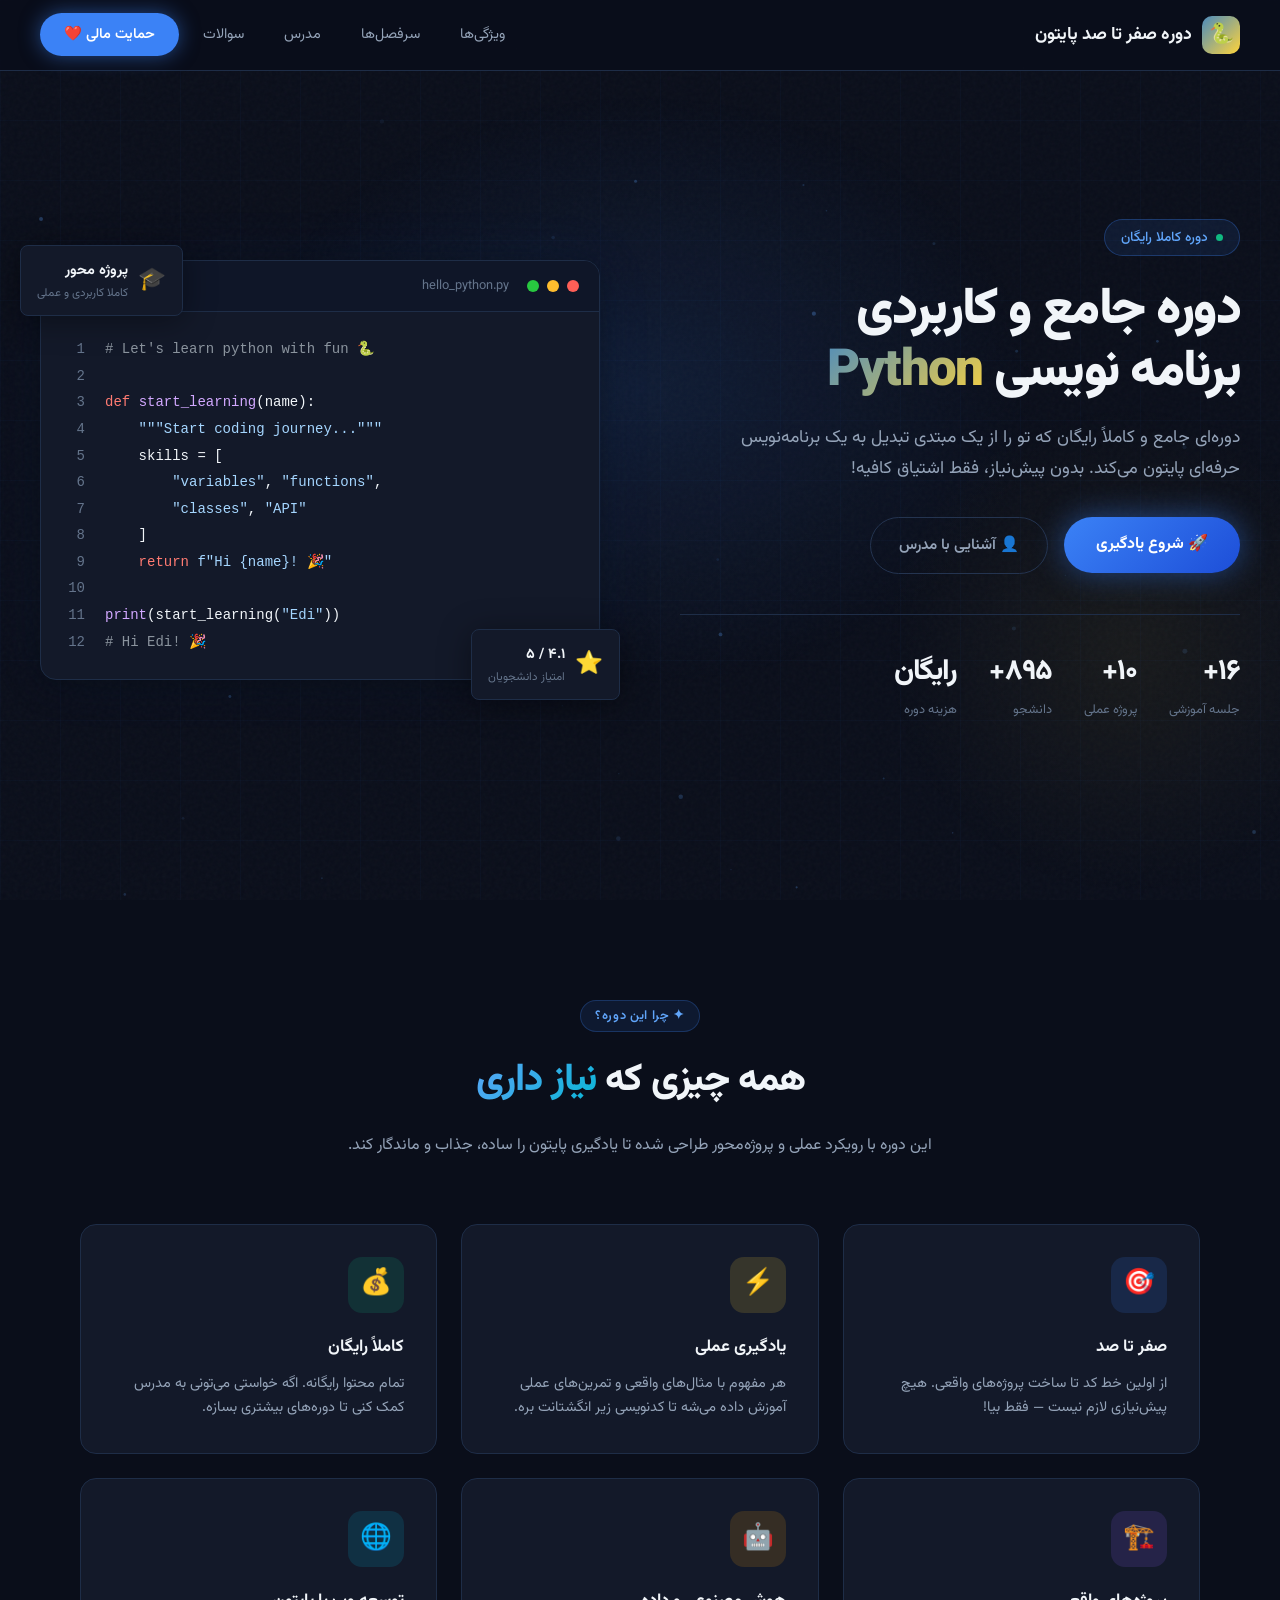
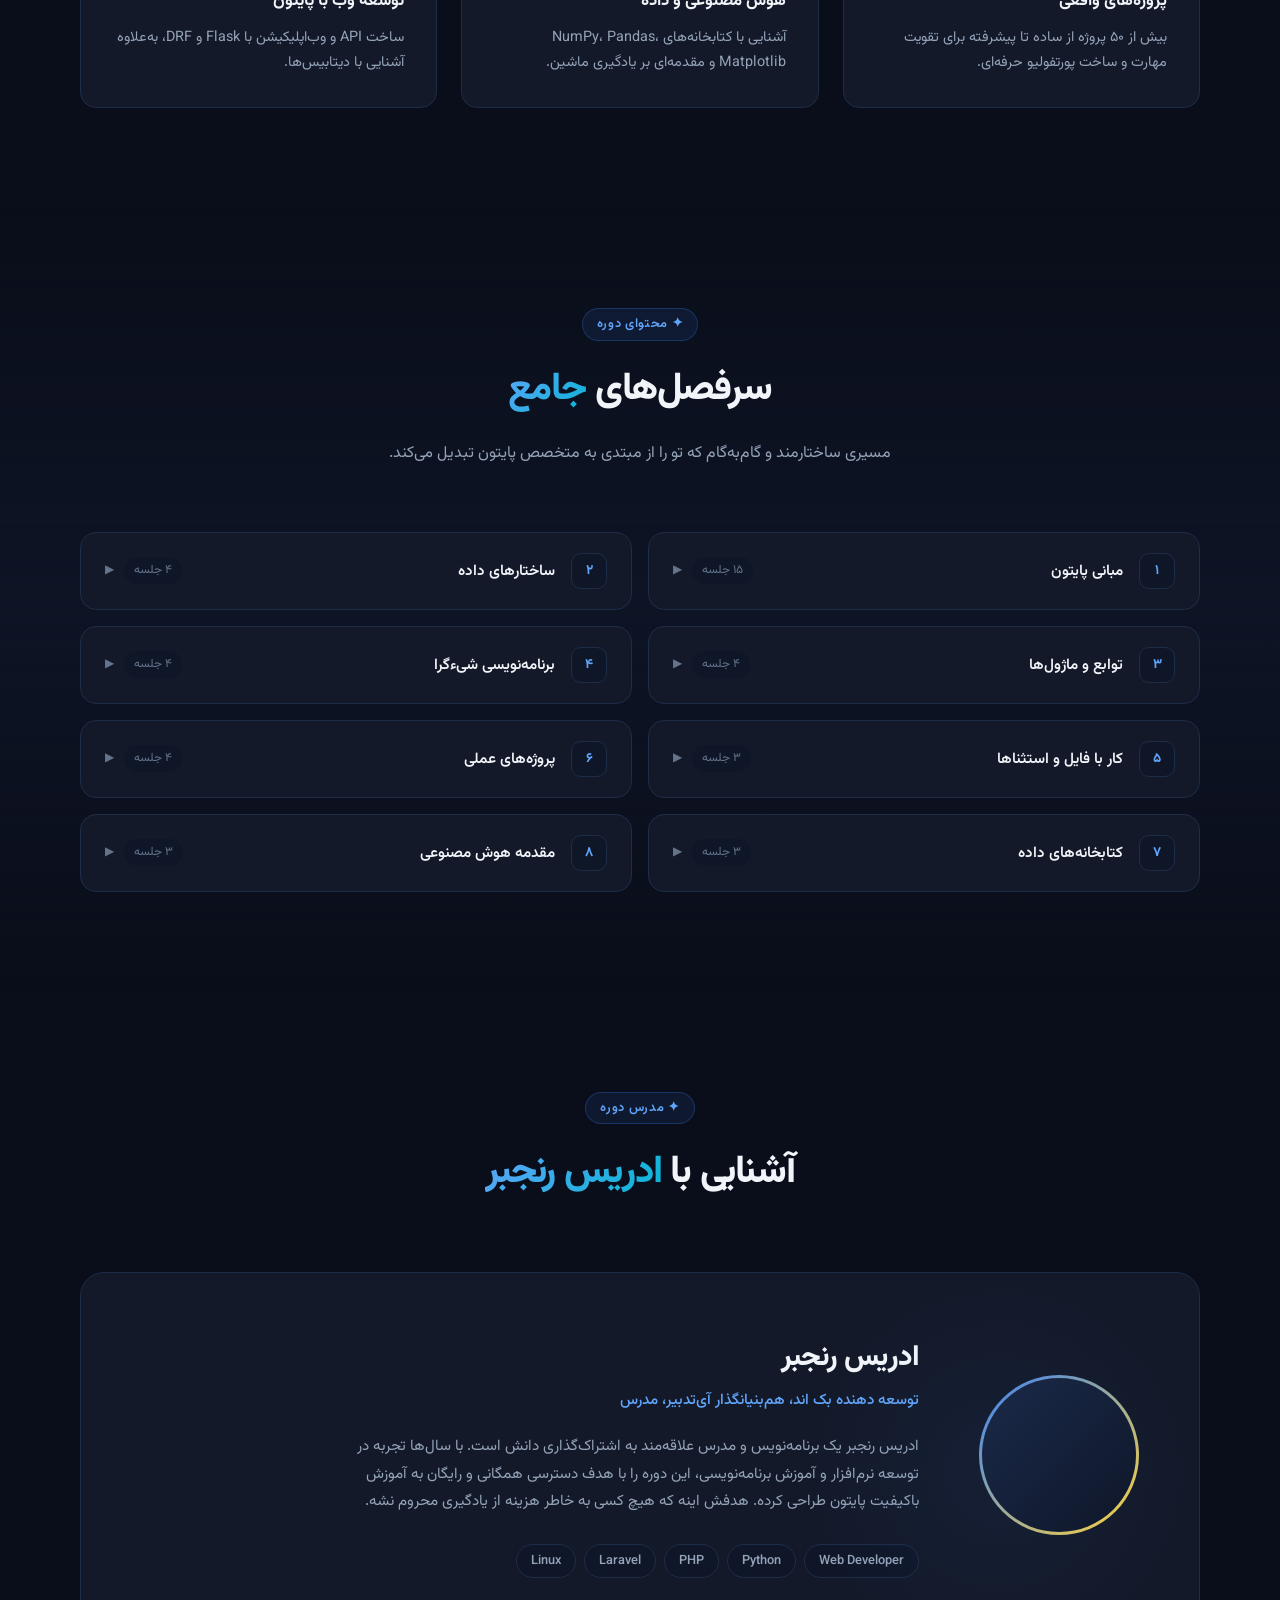
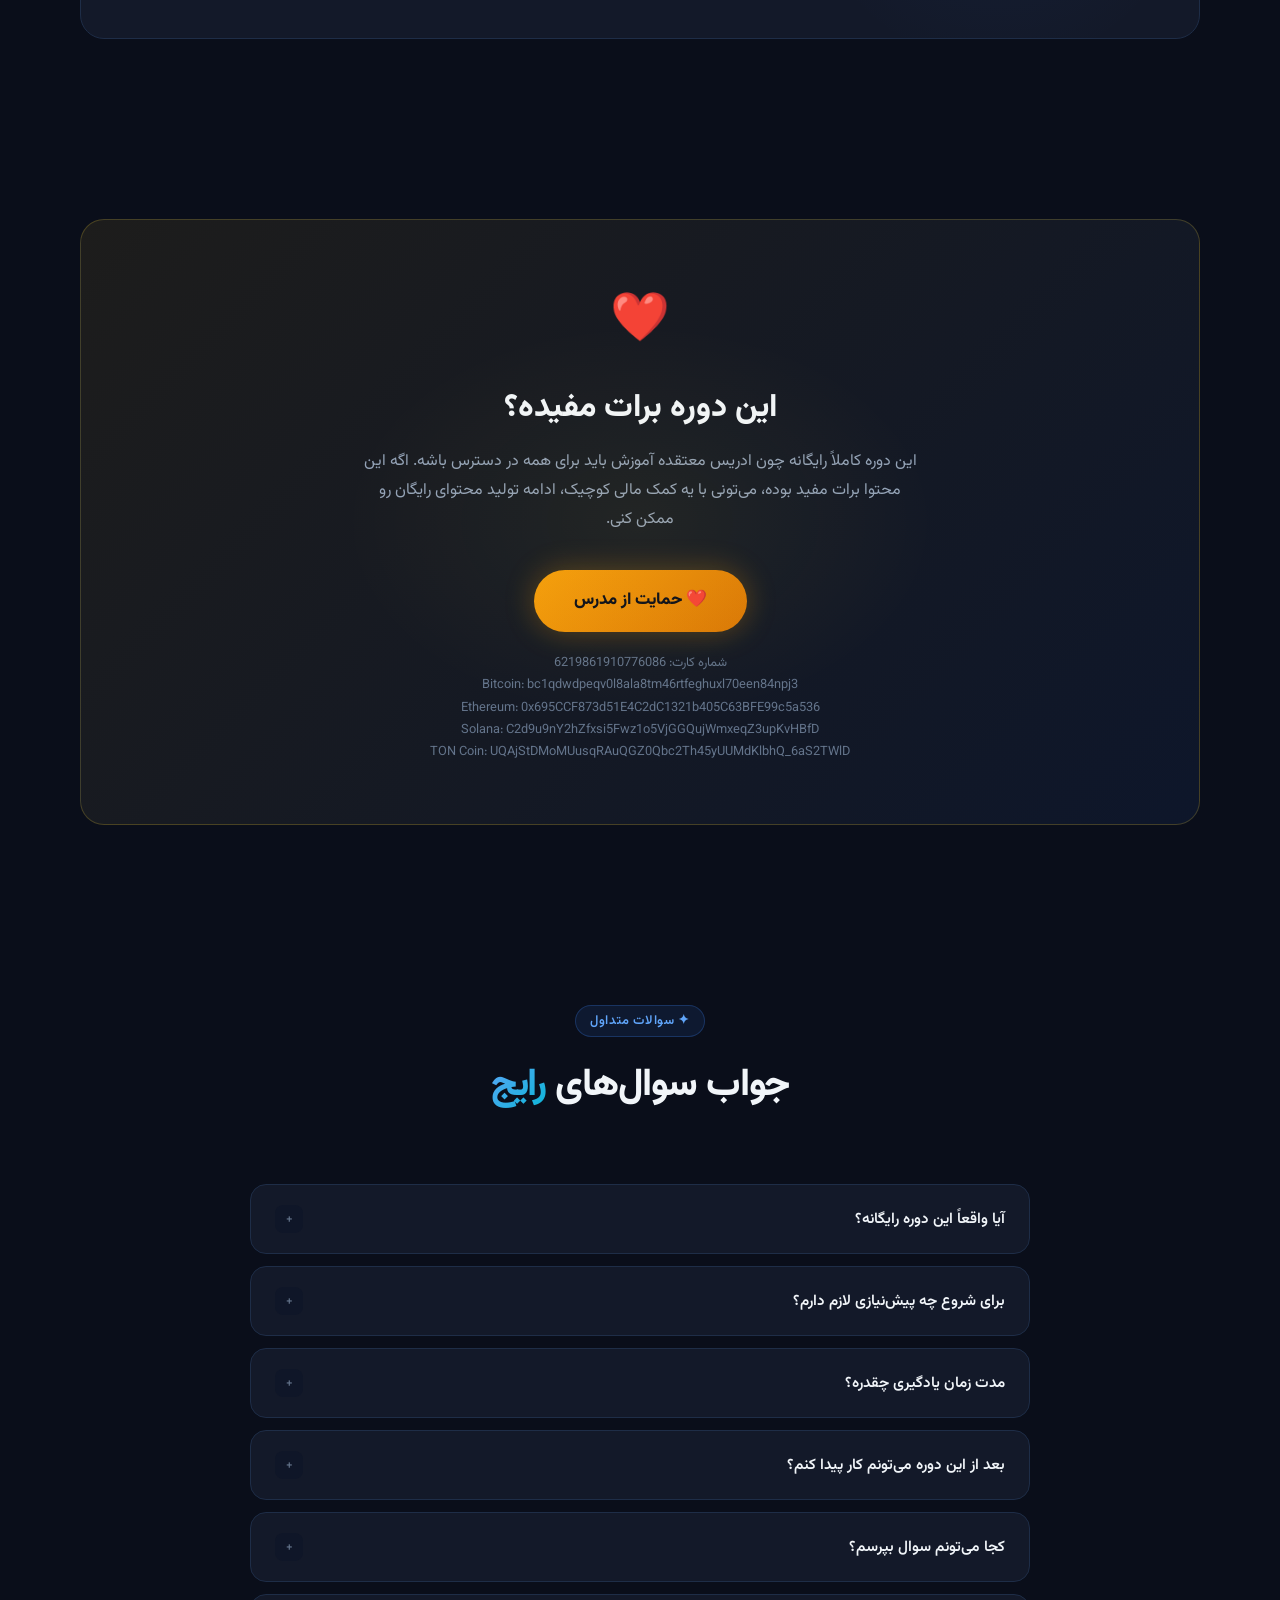
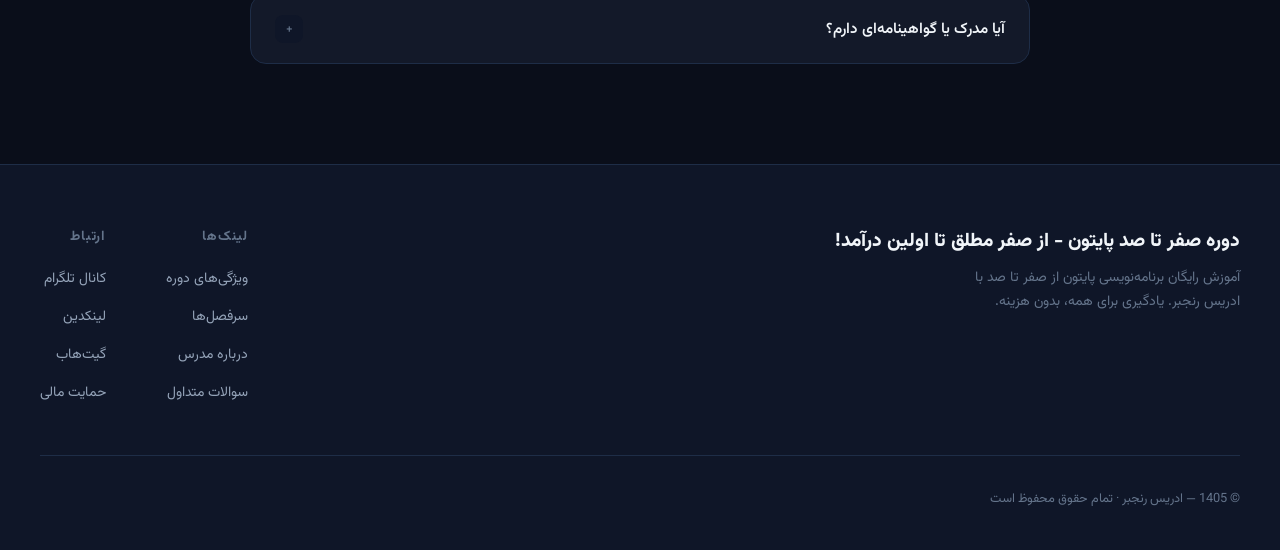
<file: index.html>
<!doctype html>
<html lang="fa" dir="rtl">
  <head>
    <meta charset="UTF-8" />
    <meta name="viewport" content="width=device-width, initial-scale=1.0" />
    <title>دوره صفر تا صد پایتون – مدرس: ادریس رنجبر</title>
    <meta
      name="description"
      content="دوره رایگان آموزش برنامه‌نویسی پایتون از صفر تا صد با ادریس رنجبر. مناسب برای مبتدیان و علاقه‌مندان به برنامه‌نویسی."
    />
    <link rel="icon" href="assets/icons/python.svg" type="image/svg+xml" />
    <link rel="stylesheet" href="assets/css/style.css" />
  </head>
  <body>
    <!-- ─── NAV ─── -->
    <nav>
      <a href="#" class="nav-logo">
        <div class="nav-logo-icon">🐍</div>
        <span class="nav-logo-text">دوره صفر تا صد پایتون</span>
      </a>
      <ul class="nav-links">
        <li><a href="#features">ویژگی‌ها</a></li>
        <li><a href="#curriculum">سرفصل‌ها</a></li>
        <li><a href="#instructor">مدرس</a></li>
        <li><a href="#faq">سوالات</a></li>
        <li><a href="#donate" class="nav-cta">حمایت مالی ❤️</a></li>
      </ul>
      <!-- hamburger placeholder -->
      <button
        id="nav-toggle"
        style="
          display: none;
          background: none;
          border: none;
          color: var(--text-secondary);
          font-size: 1.4rem;
          cursor: pointer;
        "
      >
        ☰
      </button>
    </nav>

    <!-- ─── HERO ─── -->
    <section class="hero" id="home">
      <canvas
        id="hero-canvas"
        style="
          position: absolute;
          inset: 0;
          width: 100%;
          height: 100%;
          z-index: 1;
          opacity: 0.6;
        "
      ></canvas>
      <div class="hero-glow"></div>
      <div class="hero-glow-2"></div>

      <div class="hero-content">
        <!-- Text Side -->
        <div class="hero-text">
          <div class="hero-badge">
            <span class="hero-badge-dot"></span>
            دوره کاملا رایگان
          </div>

          <h1 class="hero-title">
            دوره جامع و کاربردی<br />
            برنامه نویسی <span class="python-word">Python</span><br />
          </h1>

          <p class="hero-subtitle">
            دوره‌ای جامع و کاملاً رایگان که تو را از یک مبتدی تبدیل به یک
            برنامه‌نویس حرفه‌ای پایتون می‌کند. بدون پیش‌نیاز، فقط اشتیاق کافیه!
          </p>

          <div class="hero-actions">
            <a href="#curriculum" class="btn-primary"> 🚀 شروع یادگیری </a>
            <a href="#instructor" class="btn-secondary"> 👤 آشنایی با مدرس </a>
          </div>

          <div class="hero-stats">
            <div class="stat">
              <div class="stat-value" data-count="16" data-suffix="+">۰+</div>
              <div class="stat-label">جلسه آموزشی</div>
            </div>
            <div class="stat">
              <div class="stat-value" data-count="10" data-suffix="+">۰+</div>
              <div class="stat-label">پروژه عملی</div>
            </div>
            <div class="stat">
              <div class="stat-value" data-count="895" data-suffix="+">۰+</div>
              <div class="stat-label">دانشجو</div>
            </div>
            <div class="stat">
              <div class="stat-value">رایگان</div>
              <div class="stat-label">هزینه دوره</div>
            </div>
          </div>
        </div>

        <!-- Code Window Side -->
        <div class="hero-visual">
          <div class="code-window">
            <div class="code-window-header">
              <div class="window-dot window-dot-red"></div>
              <div class="window-dot window-dot-yellow"></div>
              <div class="window-dot window-dot-green"></div>
              <span class="window-title">hello_python.py</span>
            </div>
            <div class="code-body">
              <div class="code-line">
                <span class="line-num">1</span
                ><span class="code-content"
                  ><span class="token-comment"
                    ># Let's learn python with fun 🐍</span
                  ></span
                >
              </div>
              <div class="code-line">
                <span class="line-num">2</span
                ><span class="code-content"></span>
              </div>
              <div class="code-line">
                <span class="line-num">3</span
                ><span class="code-content"
                  ><span class="token-keyword">def</span>
                  <span class="token-function">start_learning</span
                  >(name):</span
                >
              </div>
              <div class="code-line">
                <span class="line-num">4</span
                ><span class="code-content"
                  >&nbsp;&nbsp;&nbsp;&nbsp;<span class="token-string"
                    >"""Start coding journey..."""</span
                  ></span
                >
              </div>
              <div class="code-line">
                <span class="line-num">5</span
                ><span class="code-content"
                  >&nbsp;&nbsp;&nbsp;&nbsp;skills = [</span
                >
              </div>
              <div class="code-line">
                <span class="line-num">6</span
                ><span class="code-content"
                  >&nbsp;&nbsp;&nbsp;&nbsp;&nbsp;&nbsp;&nbsp;&nbsp;<span
                    class="token-string"
                    >"variables"</span
                  >, <span class="token-string">"functions"</span>,</span
                >
              </div>
              <div class="code-line">
                <span class="line-num">7</span
                ><span class="code-content"
                  >&nbsp;&nbsp;&nbsp;&nbsp;&nbsp;&nbsp;&nbsp;&nbsp;<span
                    class="token-string"
                    >"classes"</span
                  >, <span class="token-string">"API"</span></span
                >
              </div>
              <div class="code-line">
                <span class="line-num">8</span
                ><span class="code-content">&nbsp;&nbsp;&nbsp;&nbsp;]</span>
              </div>
              <div class="code-line">
                <span class="line-num">9</span
                ><span class="code-content"
                  >&nbsp;&nbsp;&nbsp;&nbsp;<span class="token-keyword"
                    >return</span
                  >
                  <span class="token-string">f"Hi {name}! 🎉"</span></span
                >
              </div>
              <div class="code-line">
                <span class="line-num">10</span
                ><span class="code-content"></span>
              </div>
              <div class="code-line">
                <span class="line-num">11</span
                ><span class="code-content"
                  ><span class="token-function">print</span
                  >(start_learning(<span class="token-string">"Edi"</span
                  >))</span
                >
              </div>
              <div class="code-line">
                <span class="line-num">12</span
                ><span class="code-content"
                  ><span class="token-comment"># Hi Edi! 🎉</span></span
                >
              </div>
            </div>
          </div>

          <div class="floating-badge floating-badge-1">
            <div style="display: flex; align-items: center; gap: 10px">
              <span class="fb-icon">⭐</span>
              <div>
                <div class="fb-value">۴.۱ / ۵</div>
                <div class="fb-text">امتیاز دانشجویان</div>
              </div>
            </div>
          </div>

          <div class="floating-badge floating-badge-2">
            <div style="display: flex; align-items: center; gap: 10px">
              <span class="fb-icon">🎓</span>
              <div>
                <div class="fb-value">پروژه محور</div>
                <div class="fb-text">کاملا کاربردی و عملی</div>
              </div>
            </div>
          </div>
        </div>
      </div>
    </section>

    <!-- ─── FEATURES ─── -->
    <section class="features" id="features">
      <div class="container">
        <div class="section-header reveal">
          <div class="section-tag">✦ چرا این دوره؟</div>
          <h2 class="section-title">همه چیزی که <span>نیاز داری</span></h2>
          <p class="section-desc">
            این دوره با رویکرد عملی و پروژه‌محور طراحی شده تا یادگیری پایتون را
            ساده، جذاب و ماندگار کند.
          </p>
        </div>

        <div class="features-grid">
          <div class="feature-card reveal">
            <div class="feature-icon feature-icon-blue">🎯</div>
            <h3 class="feature-title">صفر تا صد</h3>
            <p class="feature-desc">
              از اولین خط کد تا ساخت پروژه‌های واقعی. هیچ پیش‌نیازی لازم نیست —
              فقط بیا!
            </p>
          </div>
          <div class="feature-card reveal">
            <div class="feature-icon feature-icon-yellow">⚡</div>
            <h3 class="feature-title">یادگیری عملی</h3>
            <p class="feature-desc">
              هر مفهوم با مثال‌های واقعی و تمرین‌های عملی آموزش داده می‌شه تا
              کدنویسی زیر انگشتانت بره.
            </p>
          </div>
          <div class="feature-card reveal">
            <div class="feature-icon feature-icon-green">💰</div>
            <h3 class="feature-title">کاملاً رایگان</h3>
            <p class="feature-desc">
              تمام محتوا رایگانه. اگه خواستی می‌تونی به مدرس کمک کنی تا دوره‌های
              بیشتری بسازه.
            </p>
          </div>
          <div class="feature-card reveal">
            <div class="feature-icon feature-icon-purple">🏗️</div>
            <h3 class="feature-title">پروژه‌های واقعی</h3>
            <p class="feature-desc">
              بیش از ۵۰ پروژه از ساده تا پیشرفته برای تقویت مهارت و ساخت
              پورتفولیو حرفه‌ای.
            </p>
          </div>
          <div class="feature-card reveal">
            <div class="feature-icon feature-icon-orange">🤖</div>
            <h3 class="feature-title">هوش مصنوعی و داده</h3>
            <p class="feature-desc">
              آشنایی با کتابخانه‌های NumPy، Pandas، Matplotlib و مقدمه‌ای بر
              یادگیری ماشین.
            </p>
          </div>
          <div class="feature-card reveal">
            <div class="feature-icon feature-icon-cyan">🌐</div>
            <h3 class="feature-title">توسعه وب با پایتون</h3>
            <p class="feature-desc">
              ساخت API و وب‌اپلیکیشن با Flask و DRF، به‌علاوه آشنایی با
              دیتابیس‌ها.
            </p>
          </div>
        </div>
      </div>
    </section>

    <!-- ─── CURRICULUM ─── -->
    <section class="curriculum" id="curriculum">
      <div class="container">
        <div class="section-header reveal">
          <div class="section-tag">✦ محتوای دوره</div>
          <h2 class="section-title">سرفصل‌های <span>جامع</span></h2>
          <p class="section-desc">
            مسیری ساختارمند و گام‌به‌گام که تو را از مبتدی به متخصص پایتون تبدیل
            می‌کند.
          </p>
        </div>

        <div class="curriculum-grid">
          <div class="chapter-card reveal">
            <div class="chapter-header">
              <div class="chapter-num">۱</div>
              <span class="chapter-title">مبانی پایتون</span>
              <div class="chapter-meta">
                <span class="chapter-count">۱۴ جلسه</span>
                <span class="chapter-arrow">▶</span>
              </div>
            </div>
            <div class="chapter-lessons">
              <a href="1.html">
                <div class="lesson-item">
                  <span class="lesson-icon">▶</span>مقدمه
                </div>
              </a>
              <a href="2.html">
                <div class="lesson-item">
                  <span class="lesson-icon">▶</span>راه اندازی پیش نیازها
                </div>
              </a>
              <a href="3.html">
                <div class="lesson-item">
                  <span class="lesson-icon">▶</span>نوشتن و اجرای اولین برنامه
                </div>
              </a>
              <a href="4.html">
                <div class="lesson-item">
                  <span class="lesson-icon">▶</span>نوشتن کامنت
                </div>
              </a>
              <a href="5.html">
                <div class="lesson-item">
                  <span class="lesson-icon">▶</span>تابع پرینت
                </div>
              </a>
              <a href="6.html">
                <div class="lesson-item">
                  <span class="lesson-icon">▶</span>متغیرها و انواع داده
                </div>
              </a>
              <a href="7.html">
                <div class="lesson-item">
                  <span class="lesson-icon">▶</span>عملگرهای ریاضی
                </div>
              </a>
              <a href="8.html">
                <div class="lesson-item">
                  <span class="lesson-icon">▶</span>عملگرهای مقایسه‌ای
                </div>
              </a>
              <a href="9.html">
                <div class="lesson-item">
                  <span class="lesson-icon">▶</span>گرفتن ورودی از کاربر
                </div>
              </a>
              <a href="10.html">
                <div class="lesson-item">
                  <span class="lesson-icon">▶</span>کار با رشته‌ها
                </div>
              </a>
              <a href="11.html">
                <div class="lesson-item">
                  <span class="lesson-icon">▶</span>توابع رشته‌ها
                </div>
              </a>
              <a href="12.html">
                <div class="lesson-item">
                  <span class="lesson-icon">▶</span>فرمت‌کردن رشته‌ها
                </div>
              </a>
              <a href="13.html">
                <div class="lesson-item">
                  <span class="lesson-icon">▶</span>لیست‌ها
                </div>
              </a>
              <a href="14.html">
                <div class="lesson-item">
                  <span class="lesson-icon">▶</span>تاپل‌ها
                </div>
              </a>
              <a href="15.html">
                <div class="lesson-item no-border">
                  <span class="lesson-icon">▶</span>مجموعه‌ها
                </div>
              </a>
            </div>
          </div>

          <div class="chapter-card reveal">
            <div class="chapter-header">
              <div class="chapter-num">۲</div>
              <span class="chapter-title">ساختارهای داده</span>
              <div class="chapter-meta">
                <span class="chapter-count">به زودی</span>
                <span class="chapter-arrow">▶</span>
              </div>
            </div>
            <div class="chapter-lessons">
              <div class="lesson-item">
                <span class="lesson-icon">▶</span>لیست‌ها و تاپل‌ها
              </div>
              <div class="lesson-item">
                <span class="lesson-icon">▶</span>دیکشنری و مجموعه‌ها
              </div>
              <div class="lesson-item">
                <span class="lesson-icon">▶</span>List Comprehension
              </div>
              <div class="lesson-item">
                <span class="lesson-icon">▶</span>عملیات روی رشته‌ها
              </div>
            </div>
          </div>

          <div class="chapter-card reveal">
            <div class="chapter-header">
              <div class="chapter-num">۳</div>
              <span class="chapter-title">توابع و ماژول‌ها</span>
              <div class="chapter-meta">
                <span class="chapter-count">به زودی</span>
                <span class="chapter-arrow">▶</span>
              </div>
            </div>
            <div class="chapter-lessons">
              <div class="lesson-item">
                <span class="lesson-icon">▶</span>تعریف و فراخوانی توابع
              </div>
              <div class="lesson-item">
                <span class="lesson-icon">▶</span>آرگومان‌های پیش‌فرض و kwargs
              </div>
              <div class="lesson-item">
                <span class="lesson-icon">▶</span>Lambda و توابع درجا
              </div>
              <div class="lesson-item">
                <span class="lesson-icon">▶</span>ماژول‌ها و پکیج‌ها
              </div>
            </div>
          </div>

          <div class="chapter-card reveal">
            <div class="chapter-header">
              <div class="chapter-num">۴</div>
              <span class="chapter-title">برنامه‌نویسی شیءگرا</span>
              <div class="chapter-meta">
                <span class="chapter-count">به زودی</span>
                <span class="chapter-arrow">▶</span>
              </div>
            </div>
            <div class="chapter-lessons">
              <div class="lesson-item">
                <span class="lesson-icon">▶</span>کلاس‌ها و اشیاء
              </div>
              <div class="lesson-item">
                <span class="lesson-icon">▶</span>وراثت و چندریختی
              </div>
              <div class="lesson-item">
                <span class="lesson-icon">▶</span>متدهای ویژه
              </div>
              <div class="lesson-item">
                <span class="lesson-icon">▶</span>کپسوله‌سازی
              </div>
            </div>
          </div>

          <div class="chapter-card reveal">
            <div class="chapter-header">
              <div class="chapter-num">۵</div>
              <span class="chapter-title">کار با فایل و استثناها</span>
              <div class="chapter-meta">
                <span class="chapter-count">به زودی</span>
                <span class="chapter-arrow">▶</span>
              </div>
            </div>
            <div class="chapter-lessons">
              <div class="lesson-item">
                <span class="lesson-icon">▶</span>خواندن و نوشتن فایل
              </div>
              <div class="lesson-item">
                <span class="lesson-icon">▶</span>کار با JSON و CSV
              </div>
              <div class="lesson-item">
                <span class="lesson-icon">▶</span>مدیریت استثناها
              </div>
            </div>
          </div>

          <div class="chapter-card reveal">
            <div class="chapter-header">
              <div class="chapter-num">۶</div>
              <span class="chapter-title">پروژه‌های عملی</span>
              <div class="chapter-meta">
                <span class="chapter-count">به زودی</span>
                <span class="chapter-arrow">▶</span>
              </div>
            </div>
            <div class="chapter-lessons">
              <div class="lesson-item">
                <span class="lesson-icon">▶</span>ربات تلگرام با پایتون
              </div>
              <div class="lesson-item">
                <span class="lesson-icon">▶</span>وب‌اسکرپینگ با BeautifulSoup
              </div>
              <div class="lesson-item">
                <span class="lesson-icon">▶</span>API با FastAPI
              </div>
              <div class="lesson-item">
                <span class="lesson-icon">▶</span>پروژه پایانی
              </div>
            </div>
          </div>

          <div class="chapter-card reveal">
            <div class="chapter-header">
              <div class="chapter-num">۷</div>
              <span class="chapter-title">کتابخانه‌های داده</span>
              <div class="chapter-meta">
                <span class="chapter-count">به زودی</span>
                <span class="chapter-arrow">▶</span>
              </div>
            </div>
            <div class="chapter-lessons">
              <div class="lesson-item">
                <span class="lesson-icon">▶</span>NumPy – آرایه‌های عددی
              </div>
              <div class="lesson-item">
                <span class="lesson-icon">▶</span>Pandas – پردازش داده
              </div>
              <div class="lesson-item">
                <span class="lesson-icon">▶</span>Matplotlib – رسم نمودار
              </div>
            </div>
          </div>

          <div class="chapter-card reveal">
            <div class="chapter-header">
              <div class="chapter-num">۸</div>
              <span class="chapter-title">مقدمه هوش مصنوعی</span>
              <div class="chapter-meta">
                <span class="chapter-count">به زودی</span>
                <span class="chapter-arrow">▶</span>
              </div>
            </div>
            <div class="chapter-lessons">
              <div class="lesson-item">
                <span class="lesson-icon">▶</span>مبانی یادگیری ماشین
              </div>
              <div class="lesson-item">
                <span class="lesson-icon">▶</span>Scikit-learn
              </div>
              <div class="lesson-item">
                <span class="lesson-icon">▶</span>پروژه طبقه‌بندی داده
              </div>
            </div>
          </div>
        </div>
      </div>
    </section>

    <!-- ─── INSTRUCTOR ─── -->
    <section class="instructor" id="instructor">
      <div class="container">
        <div class="section-header reveal">
          <div class="section-tag">✦ مدرس دوره</div>
          <h2 class="section-title">آشنایی با <span>ادریس رنجبر</span></h2>
        </div>

        <div class="instructor-card reveal">
          <div class="instructor-avatar">
            <div class="avatar-ring">
              <div class="avatar-inner"></div>
            </div>
          </div>
          <div class="instructor-info">
            <h3 class="instructor-name">ادریس رنجبر</h3>
            <p class="instructor-role">
              توسعه دهنده بک اند، هم‌بنیانگذار آی‌تدبیر، مدرس
            </p>
            <p class="instructor-bio">
              ادریس رنجبر یک برنامه‌نویس و مدرس علاقه‌مند به اشتراک‌گذاری دانش
              است. با سال‌ها تجربه در توسعه نرم‌افزار و آموزش برنامه‌نویسی، این
              دوره را با هدف دسترسی همگانی و رایگان به آموزش باکیفیت پایتون
              طراحی کرده. هدفش اینه که هیچ کسی به خاطر هزینه از یادگیری محروم
              نشه.
            </p>
            <div class="instructor-skills">
              <span class="skill-tag">Web Developer</span>
              <span class="skill-tag">Python</span>
              <span class="skill-tag">PHP</span>
              <span class="skill-tag">Laravel</span>
              <span class="skill-tag">Linux</span>
            </div>
          </div>
        </div>
      </div>
    </section>

    <!-- ─── DONATION ─── -->
    <section class="donation" id="donate">
      <div class="container">
        <div class="donation-card reveal">
          <span class="donation-icon">❤️</span>
          <h2 class="donation-title">این دوره برات مفیده؟</h2>
          <p class="donation-desc">
            این دوره کاملاً رایگانه چون ادریس معتقده آموزش باید برای همه در
            دسترس باشه. اگه این محتوا برات مفید بوده، می‌تونی با یه کمک مالی
            کوچیک، ادامه تولید محتوای رایگان رو ممکن کنی.
          </p>
          <a
            href="https://edrisranjbar.ir/donation"
            target="_blank"
            rel="noopener"
            class="btn-donate"
          >
            ❤️ حمایت از مدرس
          </a>
          <p
            style="
              margin-top: 20px;
              font-size: 0.8rem;
              color: var(--text-muted);
            "
          >
            شماره کارت: 6219861910776086 <br />
            Bitcoin: bc1qdwdpeqv0l8ala8tm46rtfeghuxl70een84npj3 <br />
            Ethereum: 0x695CCF873d51E4C2dC1321b405C63BFE99c5a536 <br />
            Solana: C2d9u9nY2hZfxsi5Fwz1o5VjGGQujWmxeqZ3upKvHBfD <br />
            TON Coin: UQAjStDMoMUusqRAuQGZ0Qbc2Th45yUUMdKlbhQ_6aS2TWlD
          </p>
        </div>
      </div>
    </section>

    <!-- ─── FAQ ─── -->
    <section class="faq" id="faq">
      <div class="container">
        <div class="section-header reveal">
          <div class="section-tag">✦ سوالات متداول</div>
          <h2 class="section-title">جواب سوال‌های <span>رایج</span></h2>
        </div>

        <div class="faq-list">
          <div class="faq-item reveal">
            <div class="faq-question">
              آیا واقعاً این دوره رایگانه؟
              <span class="faq-toggle">+</span>
            </div>
            <div class="faq-answer">
              <p>
                بله، تمام محتوای این دوره کاملاً رایگان است. هیچ پرداختی لازم
                نیست. فقط در صورت تمایل و صرفاً داوطلبانه می‌توانید از مدرس
                حمایت مالی کنید.
              </p>
            </div>
          </div>

          <div class="faq-item reveal">
            <div class="faq-question">
              برای شروع چه پیش‌نیازی لازم دارم؟
              <span class="faq-toggle">+</span>
            </div>
            <div class="faq-answer">
              <p>
                هیچ پیش‌نیازی لازم نیست! این دوره از صفر شروع می‌شه. فقط کافیه
                یه کامپیوتر داشته باشی و اشتیاق یادگیری.
              </p>
            </div>
          </div>

          <div class="faq-item reveal">
            <div class="faq-question">
              مدت زمان یادگیری چقدره؟
              <span class="faq-toggle">+</span>
            </div>
            <div class="faq-answer">
              <p>
                دوره بیش از ۱۲۰ جلسه داره. با تمرین روزانه ۱–۲ ساعت، می‌تونی در
                ۳ تا ۶ ماه به سطح خوبی برسی. سرعت یادگیری کاملاً دست خودته.
              </p>
            </div>
          </div>

          <div class="faq-item reveal">
            <div class="faq-question">
              بعد از این دوره می‌تونم کار پیدا کنم؟
              <span class="faq-toggle">+</span>
            </div>
            <div class="faq-answer">
              <p>
                این دوره پایه‌های محکمی بهت می‌ده. با تکمیل پروژه‌های عملی و
                ساخت پورتفولیو، شانس خوبی برای ورود به بازار کار خواهی داشت.
              </p>
            </div>
          </div>

          <div class="faq-item reveal">
            <div class="faq-question">
              کجا می‌تونم سوال بپرسم؟
              <span class="faq-toggle">+</span>
            </div>
            <div class="faq-answer">
              <p>
                ادریس در بخش کامنت‌های هر ویدیو و همچنین از طریق کانال تلگرام
                پاسخگوی سوالات دانشجویانه.
              </p>
            </div>
          </div>

          <div class="faq-item reveal">
            <div class="faq-question">
              آیا مدرک یا گواهینامه‌ای دارم؟
              <span class="faq-toggle">+</span>
            </div>
            <div class="faq-answer">
              <p>
                در حال حاضر گواهینامه رسمی ارائه نمی‌شه، اما پروژه‌های عملی که
                می‌سازی بهترین نمونه‌کار برای نشون دادن مهارتته.
              </p>
            </div>
          </div>
        </div>
      </div>
    </section>

    <!-- ─── FOOTER ─── -->
    <footer>
      <div class="footer-content">
        <div class="footer-brand">
          <div class="footer-brand-name">
            دوره صفر تا صد پایتون - از صفر مطلق تا اولین درآمد!
          </div>
          <p class="footer-brand-desc">
            آموزش رایگان برنامه‌نویسی پایتون از صفر تا صد با ادریس رنجبر.
            یادگیری برای همه، بدون هزینه.
          </p>
        </div>

        <div class="footer-col">
          <div class="footer-col-title">لینک‌ها</div>
          <ul class="footer-links">
            <li><a href="#features">ویژگی‌های دوره</a></li>
            <li><a href="#curriculum">سرفصل‌ها</a></li>
            <li><a href="#instructor">درباره مدرس</a></li>
            <li><a href="#faq">سوالات متداول</a></li>
          </ul>
        </div>

        <div class="footer-col">
          <div class="footer-col-title">ارتباط</div>
          <ul class="footer-links">
            <li>
              <a href="https://t.me/edi_codes" target="_blank">کانال تلگرام</a>
            </li>
            <li>
              <a href="https://linkedin.com/in/edris-ranjbar" target="_blank"
                >لینکدین</a
              >
            </li>
            <li>
              <a href="https://github.com/edrisranjbar" target="_blank"
                >گیت‌هاب</a
              >
            </li>
            <li>
              <a href="https://edrisranjbar.ir/donation" target="_blank"
                >حمایت مالی</a
              >
            </li>
          </ul>
        </div>
      </div>

      <div class="footer-bottom">
        <span class="footer-copy"
          >© 1405 — ادریس رنجبر · تمام حقوق محفوظ است</span
        >
      </div>
    </footer>

    <script src="assets/js/main.js"></script>
  </body>
</html>
</file>
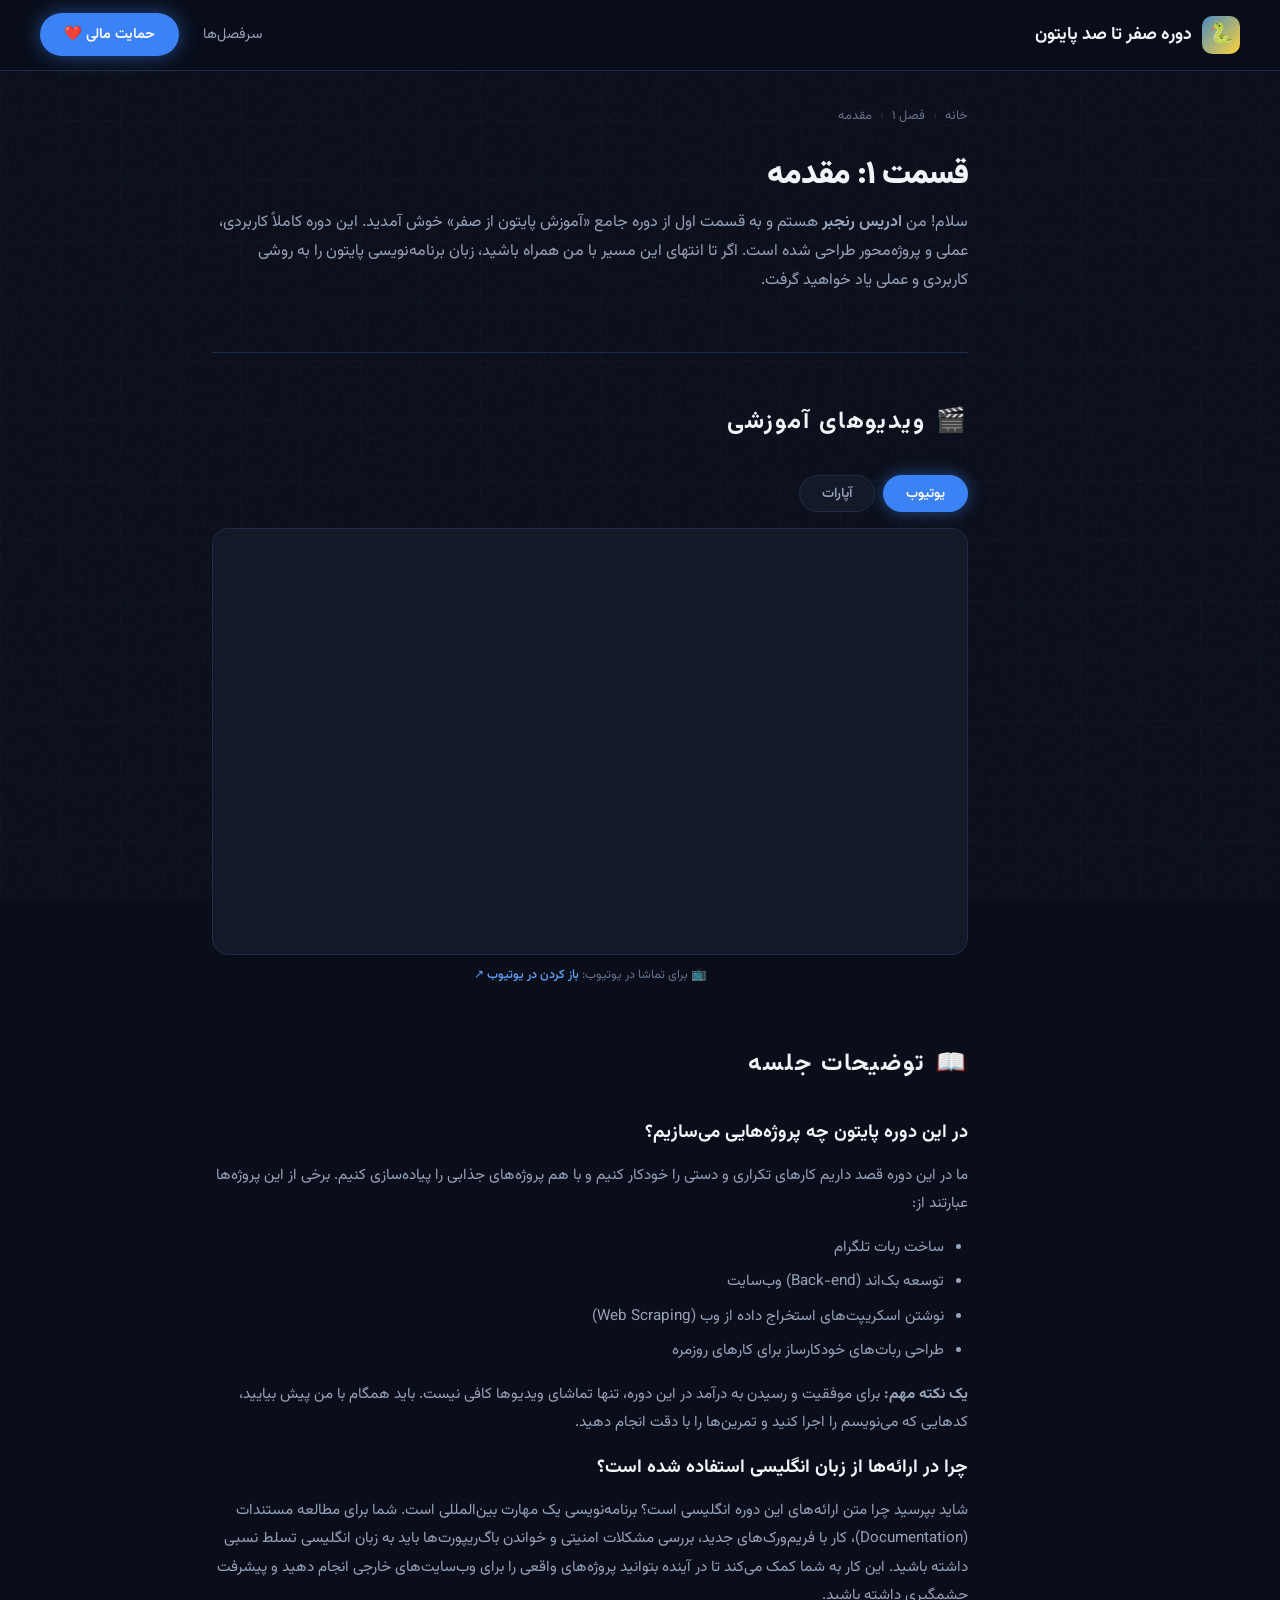
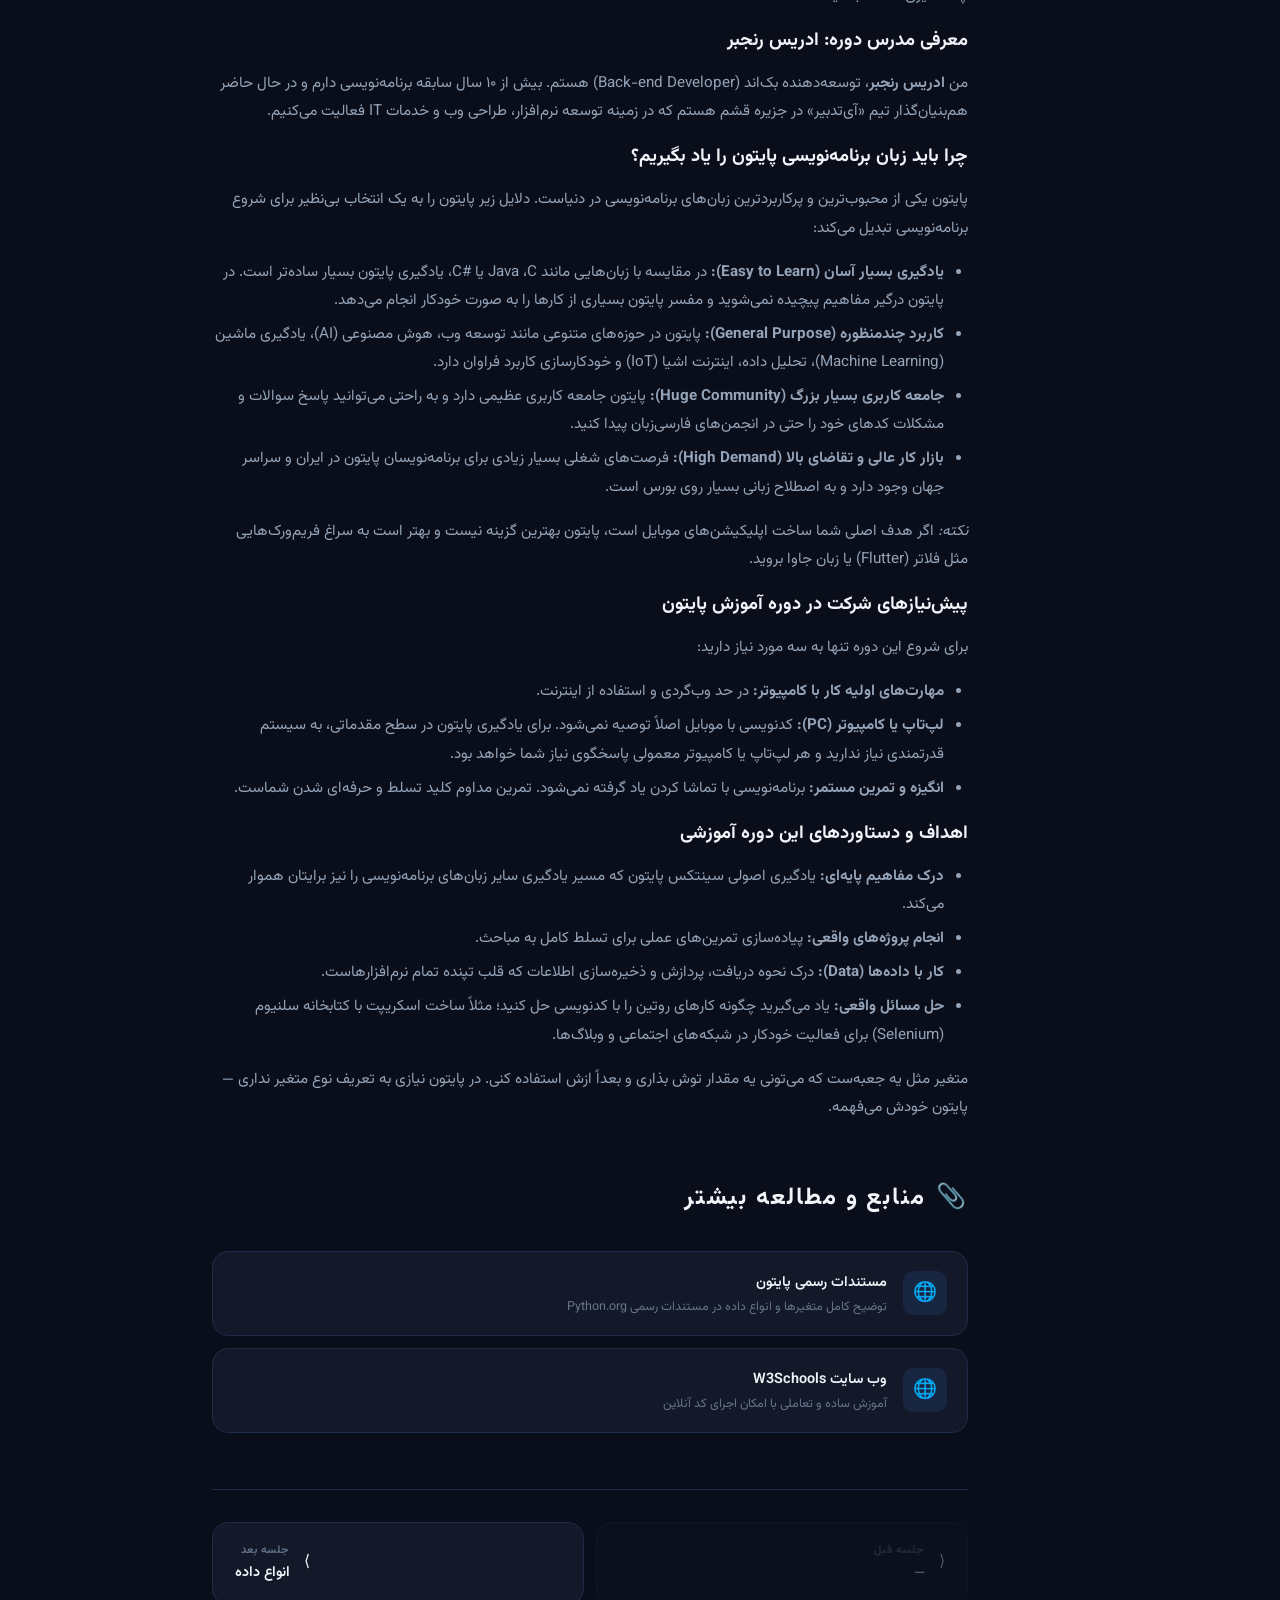
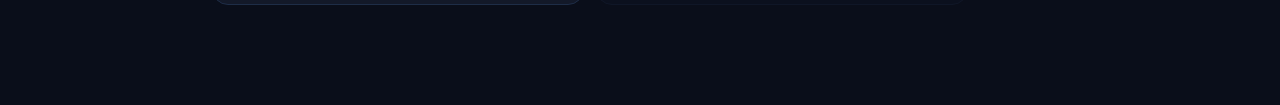
<file: 1.html>
<!doctype html>
<html lang="fa" dir="rtl">
  <head>
    <meta charset="UTF-8" />
    <meta name="viewport" content="width=device-width, initial-scale=1.0" />
    <title>جلسه ۱ – متغیرها در پایتون | دوره پایتون رنجبر</title>
    <meta
      name="description"
      content="آموزش متغیرها و انواع داده در پایتون — جلسه اول دوره صفر تا صد پایتون با ادریس رنجبر"
    />
    <link rel="icon" href="assets/icons/python.svg" type="image/svg+xml" />
    <link rel="stylesheet" href="assets/css/style.css" />
    <link rel="stylesheet" href="assets/css/lesson.css" />
    <script>
      !function(e,t,n){e.yektanetAnalyticsObject=n,e[n]=e[n]||function(){e[n].q.push(arguments)},e[n].q=e[n].q||[];var a=t.getElementsByTagName("head")[0],r=new Date,c="https://cdn.yektanet.com/superscript/EdTGnAiU/native-python.edii.ir-46990/yn_pub.js?v="+r.getFullYear().toString()+"0"+r.getMonth()+"0"+r.getDate()+"0"+r.getHours(),s=t.createElement("link");s.rel="preload",s.as="script",s.href=c,a.appendChild(s);var l=t.createElement("script");l.async=!0,l.src=c,a.appendChild(l)}(window,document,"yektanet");
    </script>
  </head>
  <body>
    <!-- ─── NAV ─── -->
    <nav>
      <a href="#" class="nav-logo">
        <div class="nav-logo-icon">🐍</div>
        <span class="nav-logo-text">دوره صفر تا صد پایتون</span>
      </a>
      <ul class="nav-links">
        <li><a href="index.html#curriculum">سرفصل‌ها</a></li>
        <li><a href="index.html#donate" class="nav-cta">حمایت مالی ❤️</a></li>
      </ul>
      <!-- hamburger placeholder -->
      <button
        id="nav-toggle"
        style="
          display: none;
          background: none;
          border: none;
          color: var(--text-secondary);
          font-size: 1.4rem;
          cursor: pointer;
        "
      >
        ☰
      </button>
    </nav>

    <!-- ─── LESSON LAYOUT ─── -->
    <div class="lesson-layout" style="position: relative; z-index: 1">
      <!-- ─── MAIN CONTENT ─── -->
      <main class="lesson-main">
        <!-- BREADCRUMB -->
        <div class="breadcrumb">
          <a href="index.html">خانه</a>
          <span class="bc-sep">›</span>
          <a href="index.html#curriculum">فصل ۱</a>
          <span class="bc-sep">›</span>
          <span>مقدمه</span>
        </div>

        <!-- LESSON HEADER -->
        <div class="lesson-header">
          <h1 class="lesson-title">قسمت ۱: مقدمه</h1>
          <p class="lesson-lead">
            سلام! من <strong>ادریس رنجبر</strong> هستم و به قسمت اول از دوره
            جامع «آموزش پایتون از صفر» خوش آمدید. این دوره کاملاً کاربردی، عملی
            و پروژه‌محور طراحی شده است. اگر تا انتهای این مسیر با من همراه
            باشید، زبان برنامه‌نویسی پایتون را به روشی کاربردی و عملی یاد خواهید
            گرفت.
          </p>
        </div>

        <!-- ─── VIDEOS ─── -->
        <section class="lesson-section" id="videos">
          <div class="section-label">
            <span class="section-label-icon">🎬</span>
            ویدیوهای آموزشی
          </div>

          <!-- VIDEO TABS -->
          <div class="video-tabs">
            <button class="video-tab active" data-target="youtube-player">
              یوتیوب
            </button>
            <button class="video-tab" data-target="aparat-player">
              آپارات
            </button>
          </div>

          <!-- YOUTUBE -->
          <div class="video-player-wrap active" id="youtube-player">
            <div class="video-embed">
              <iframe
                src="https://www.youtube.com/embed/gKfQaUen7tQ"
                title="آموزش پایتون ۲۰۲۶: از صفر مطلق تا اولین درآمد! - قسمت ۱: مقدمه"
                frameborder="0"
                allow="
                  accelerometer;
                  autoplay;
                  clipboard-write;
                  encrypted-media;
                  gyroscope;
                  picture-in-picture;
                  web-share;
                "
                referrerpolicy="strict-origin-when-cross-origin"
                allowfullscreen
              ></iframe>
            </div>
            <div class="video-caption">
              📺 برای تماشا در یوتیوب:
              <a
                href="https://youtube.com/watch?v=VIDEO_ID"
                target="_blank"
                rel="noopener"
                >باز کردن در یوتیوب ↗</a
              >
            </div>
          </div>

          <!-- APARAT -->
          <div class="video-player-wrap" id="aparat-player">
            <div class="video-embed">
                <iframe src="https://www.aparat.com/video/video/embed/videohash/hzhs404/vt/frame"     allowFullScreen="true" webkitallowfullscreen="true" mozallowfullscreen="true">
                </iframe width="100%">
            </div>
            <div class="video-caption">
              🎥 برای تماشا در آپارات:
              <a
                href="https://aparat.com/v/APARAT_HASH"
                target="_blank"
                rel="noopener"
                >باز کردن در آپارات ↗</a
              >
            </div>
          </div>
        </section>

        <!-- ─── DESCRIPTION ─── -->
        <section class="lesson-section" id="description">
          <div class="section-label">
            <span class="section-label-icon">📖</span>
            توضیحات جلسه
          </div>

          <div class="lesson-content">
            <section>
              <h2>در این دوره پایتون چه پروژه‌هایی می‌سازیم؟</h2>
              <p>
                ما در این دوره قصد داریم کارهای تکراری و دستی را خودکار کنیم و
                با هم پروژه‌های جذابی را پیاده‌سازی کنیم. برخی از این پروژه‌ها
                عبارتند از:
              </p>
              <ul>
                <li>ساخت ربات تلگرام</li>
                <li>توسعه بک‌اند (Back-end) وب‌سایت</li>
                <li>نوشتن اسکریپت‌های استخراج داده از وب (Web Scraping)</li>
                <li>طراحی ربات‌های خودکارساز برای کارهای روزمره</li>
              </ul>
              <p>
                <strong>یک نکته مهم:</strong> برای موفقیت و رسیدن به درآمد در
                این دوره، تنها تماشای ویدیوها کافی نیست. باید همگام با من پیش
                بیایید، کدهایی که می‌نویسم را اجرا کنید و تمرین‌ها را با دقت
                انجام دهید.
              </p>
            </section>

            <section>
              <h2>چرا در ارائه‌ها از زبان انگلیسی استفاده شده است؟</h2>
              <p>
                شاید بپرسید چرا متن ارائه‌های این دوره انگلیسی است؟ برنامه‌نویسی
                یک مهارت بین‌المللی است. شما برای مطالعه مستندات
                (Documentation)، کار با فریم‌ورک‌های جدید، بررسی مشکلات امنیتی و
                خواندن باگ‌ریپورت‌ها باید به زبان انگلیسی تسلط نسبی داشته باشید.
                این کار به شما کمک می‌کند تا در آینده بتوانید پروژه‌های واقعی را
                برای وب‌سایت‌های خارجی انجام دهید و پیشرفت چشمگیری داشته باشید.
              </p>
            </section>

            <section>
              <h2>معرفی مدرس دوره: ادریس رنجبر</h2>
              <p>
                من <strong>ادریس رنجبر</strong>، توسعه‌دهنده بک‌اند (Back-end
                Developer) هستم. بیش از ۱۰ سال سابقه برنامه‌نویسی دارم و در حال
                حاضر هم‌بنیان‌گذار تیم «آی‌تدبیر» در جزیره قشم هستم که در زمینه
                توسعه نرم‌افزار، طراحی وب و خدمات IT فعالیت می‌کنیم.
              </p>
            </section>

            <section>
              <h2>چرا باید زبان برنامه‌نویسی پایتون را یاد بگیریم؟</h2>
              <p>
                پایتون یکی از محبوب‌ترین و پرکاربردترین زبان‌های برنامه‌نویسی در
                دنیاست. دلایل زیر پایتون را به یک انتخاب بی‌نظیر برای شروع
                برنامه‌نویسی تبدیل می‌کند:
              </p>
              <ul>
                <li>
                  <strong>یادگیری بسیار آسان (Easy to Learn):</strong> در مقایسه
                  با زبان‌هایی مانند Java ،C یا #C، یادگیری پایتون بسیار ساده‌تر
                  است. در پایتون درگیر مفاهیم پیچیده نمی‌شوید و مفسر پایتون
                  بسیاری از کارها را به صورت خودکار انجام می‌دهد.
                </li>
                <li>
                  <strong>کاربرد چندمنظوره (General Purpose):</strong> پایتون در
                  حوزه‌های متنوعی مانند توسعه وب، هوش مصنوعی (AI)، یادگیری ماشین
                  (Machine Learning)، تحلیل داده، اینترنت اشیا (IoT) و
                  خودکارسازی کاربرد فراوان دارد.
                </li>
                <li>
                  <strong>جامعه کاربری بسیار بزرگ (Huge Community):</strong>
                  پایتون جامعه کاربری عظیمی دارد و به راحتی می‌توانید پاسخ
                  سوالات و مشکلات کدهای خود را حتی در انجمن‌های فارسی‌زبان پیدا
                  کنید.
                </li>
                <li>
                  <strong>بازار کار عالی و تقاضای بالا (High Demand):</strong>
                  فرصت‌های شغلی بسیار زیادی برای برنامه‌نویسان پایتون در ایران و
                  سراسر جهان وجود دارد و به اصطلاح زبانی بسیار روی بورس است.
                </li>
              </ul>
              <p>
                <em>نکته:</em> اگر هدف اصلی شما ساخت اپلیکیشن‌های موبایل است،
                پایتون بهترین گزینه نیست و بهتر است به سراغ فریم‌ورک‌هایی مثل
                فلاتر (Flutter) یا زبان جاوا بروید.
              </p>
            </section>

            <section>
              <h2>پیش‌نیازهای شرکت در دوره آموزش پایتون</h2>
              <p>برای شروع این دوره تنها به سه مورد نیاز دارید:</p>
              <ul>
                <li>
                  <strong>مهارت‌های اولیه کار با کامپیوتر:</strong> در حد
                  وب‌گردی و استفاده از اینترنت.
                </li>
                <li>
                  <strong>لپ‌تاپ یا کامپیوتر (PC):</strong> کدنویسی با موبایل
                  اصلاً توصیه نمی‌شود. برای یادگیری پایتون در سطح مقدماتی، به
                  سیستم قدرتمندی نیاز ندارید و هر لپ‌تاپ یا کامپیوتر معمولی
                  پاسخگوی نیاز شما خواهد بود.
                </li>
                <li>
                  <strong>انگیزه و تمرین مستمر:</strong> برنامه‌نویسی با تماشا
                  کردن یاد گرفته نمی‌شود. تمرین مداوم کلید تسلط و حرفه‌ای شدن
                  شماست.
                </li>
              </ul>
            </section>

            <section>
              <h2>اهداف و دستاوردهای این دوره آموزشی</h2>
              <ul>
                <li>
                  <strong>درک مفاهیم پایه‌ای:</strong> یادگیری اصولی سینتکس
                  پایتون که مسیر یادگیری سایر زبان‌های برنامه‌نویسی را نیز
                  برایتان هموار می‌کند.
                </li>
                <li>
                  <strong>انجام پروژه‌های واقعی:</strong> پیاده‌سازی تمرین‌های
                  عملی برای تسلط کامل به مباحث.
                </li>
                <li>
                  <strong>کار با داده‌ها (Data):</strong> درک نحوه دریافت،
                  پردازش و ذخیره‌سازی اطلاعات که قلب تپنده تمام نرم‌افزارهاست.
                </li>
                <li>
                  <strong>حل مسائل واقعی:</strong> یاد می‌گیرید چگونه کارهای
                  روتین را با کدنویسی حل کنید؛ مثلاً ساخت اسکریپت با کتابخانه
                  سلنیوم (Selenium) برای فعالیت خودکار در شبکه‌های اجتماعی و
                  وبلاگ‌ها.
                </li>
              </ul>
            </section>

            <p>
              متغیر مثل یه جعبه‌ست که می‌تونی یه مقدار توش بذاری و بعداً ازش
              استفاده کنی. در پایتون نیازی به تعریف نوع متغیر نداری — پایتون
              خودش می‌فهمه.
            </p>

        </section>

        <!-- ─── REFERENCES ─── -->
        <section class="lesson-section" id="references">
          <div class="section-label">
            <span class="section-label-icon">📎</span>
            منابع و مطالعه بیشتر
          </div>

          <div class="reference-list">
            <a
              href="https://docs.python.org/3/tutorial/introduction.html"
              target="_blank"
              rel="noopener"
              class="reference-card"
            >
              <div class="ref-icon ref-icon-blue">🌐</div>
              <div class="ref-body">
                <div class="ref-title">مستندات رسمی پایتون</div>
                <div class="ref-desc">
                  توضیح کامل متغیرها و انواع داده در مستندات رسمی Python.org
                </div>
              </div>
            </a>
            <a
              href="https://www.w3schools.com/python/"
              target="_blank"
              rel="noopener"
              class="reference-card"
            >
              <div class="ref-icon ref-icon-blue">🌐</div>
              <div class="ref-body">
                <div class="ref-title">وب سایت W3Schools</div>
                <div class="ref-desc">
                  آموزش ساده و تعاملی با امکان اجرای کد آنلاین
                </div>
              </div>
            </a>
          </div>
        </section>

        <div id="pos-article-display-119894"></div>

        <!-- ─── NAVIGATION ─── -->
        <div class="lesson-nav-btns">
          <a href="#" class="lesson-nav-btn lesson-nav-prev disabled">
            <span>&LeftAngleBracket;</span>
            <div>
              <div class="nav-btn-label">جلسه قبل</div>
              <div class="nav-btn-title">—</div>
            </div>
          </a>
          <a href="#" class="lesson-nav-btn lesson-nav-next">
            <span>&RightAngleBracket;</span>
            <div style="text-align: right">
              <div class="nav-btn-label">جلسه بعد</div>
              <div class="nav-btn-title">انواع داده</div>
            </div>
          </a>
        </div>
      </main>
    </div>
    <!-- end lesson-layout -->

    <script src="assets/js/lesson.js"></script>
  </body>
</html>
</file>
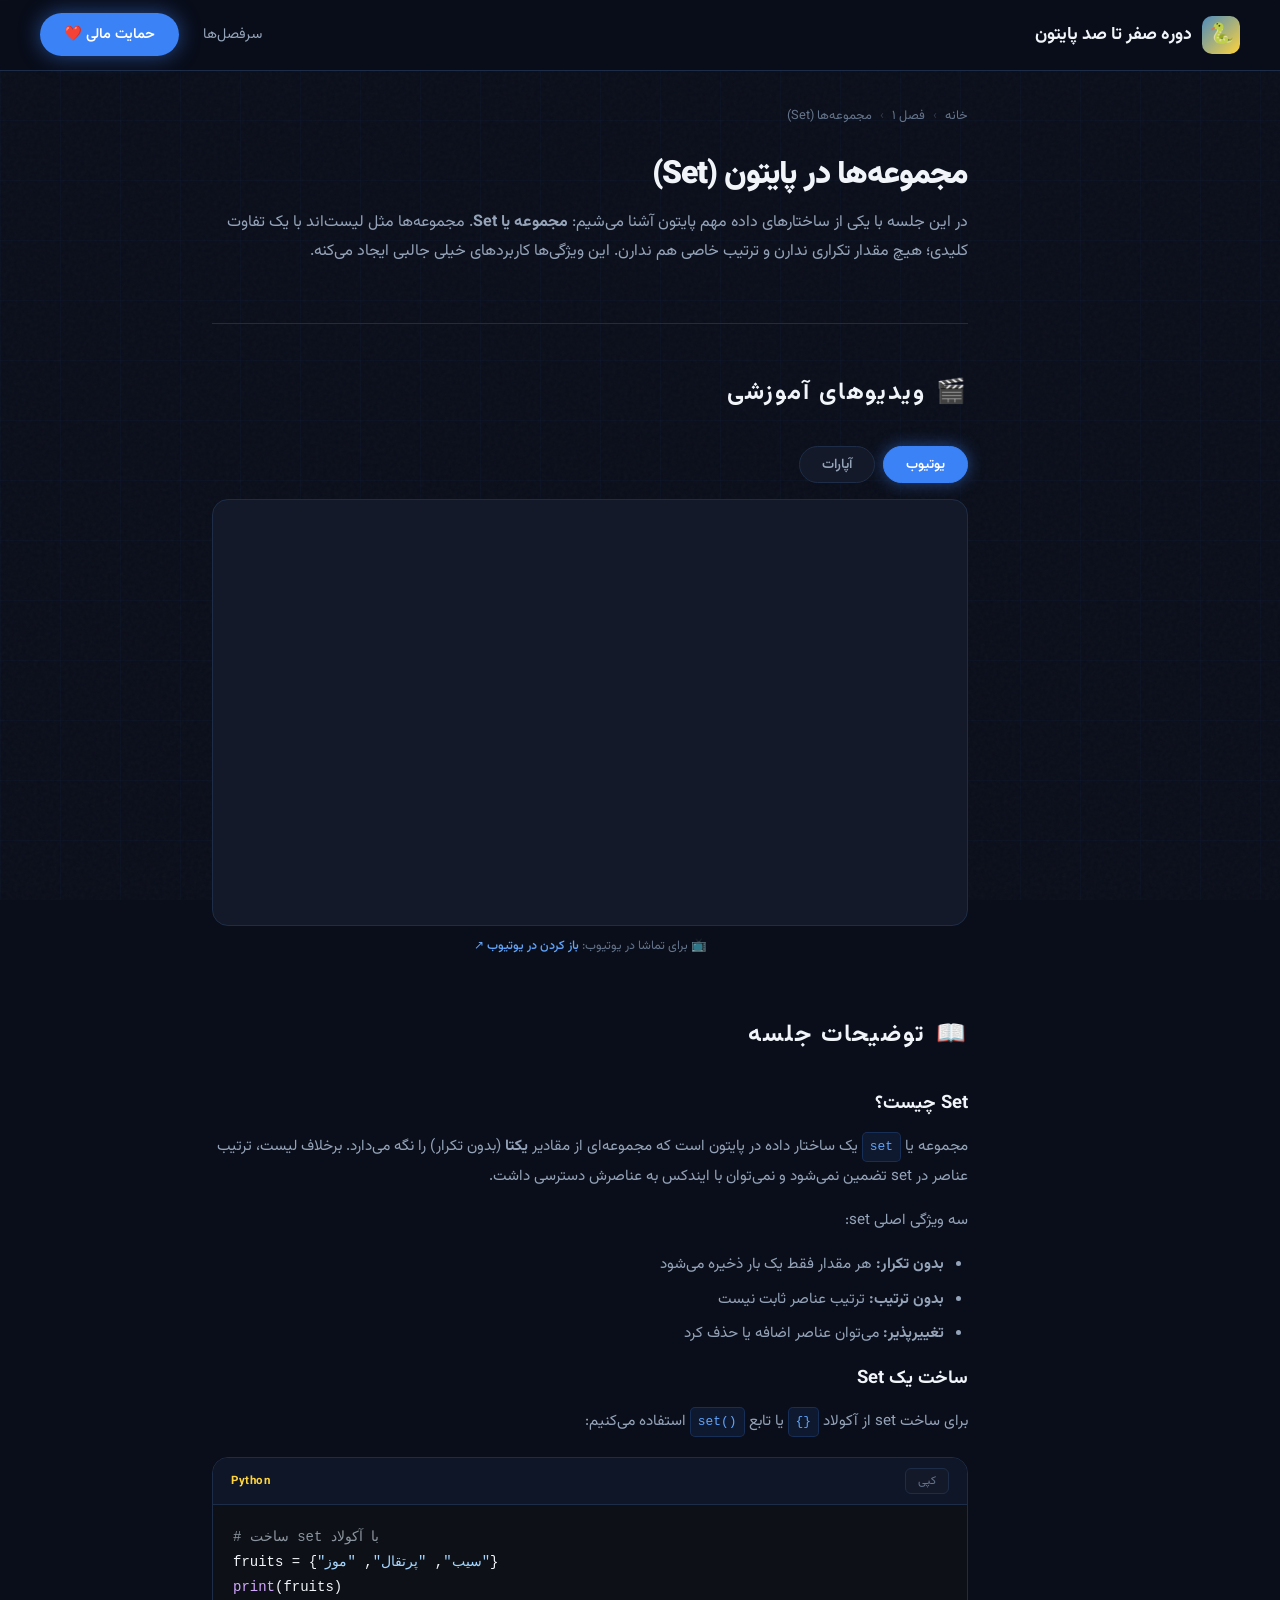
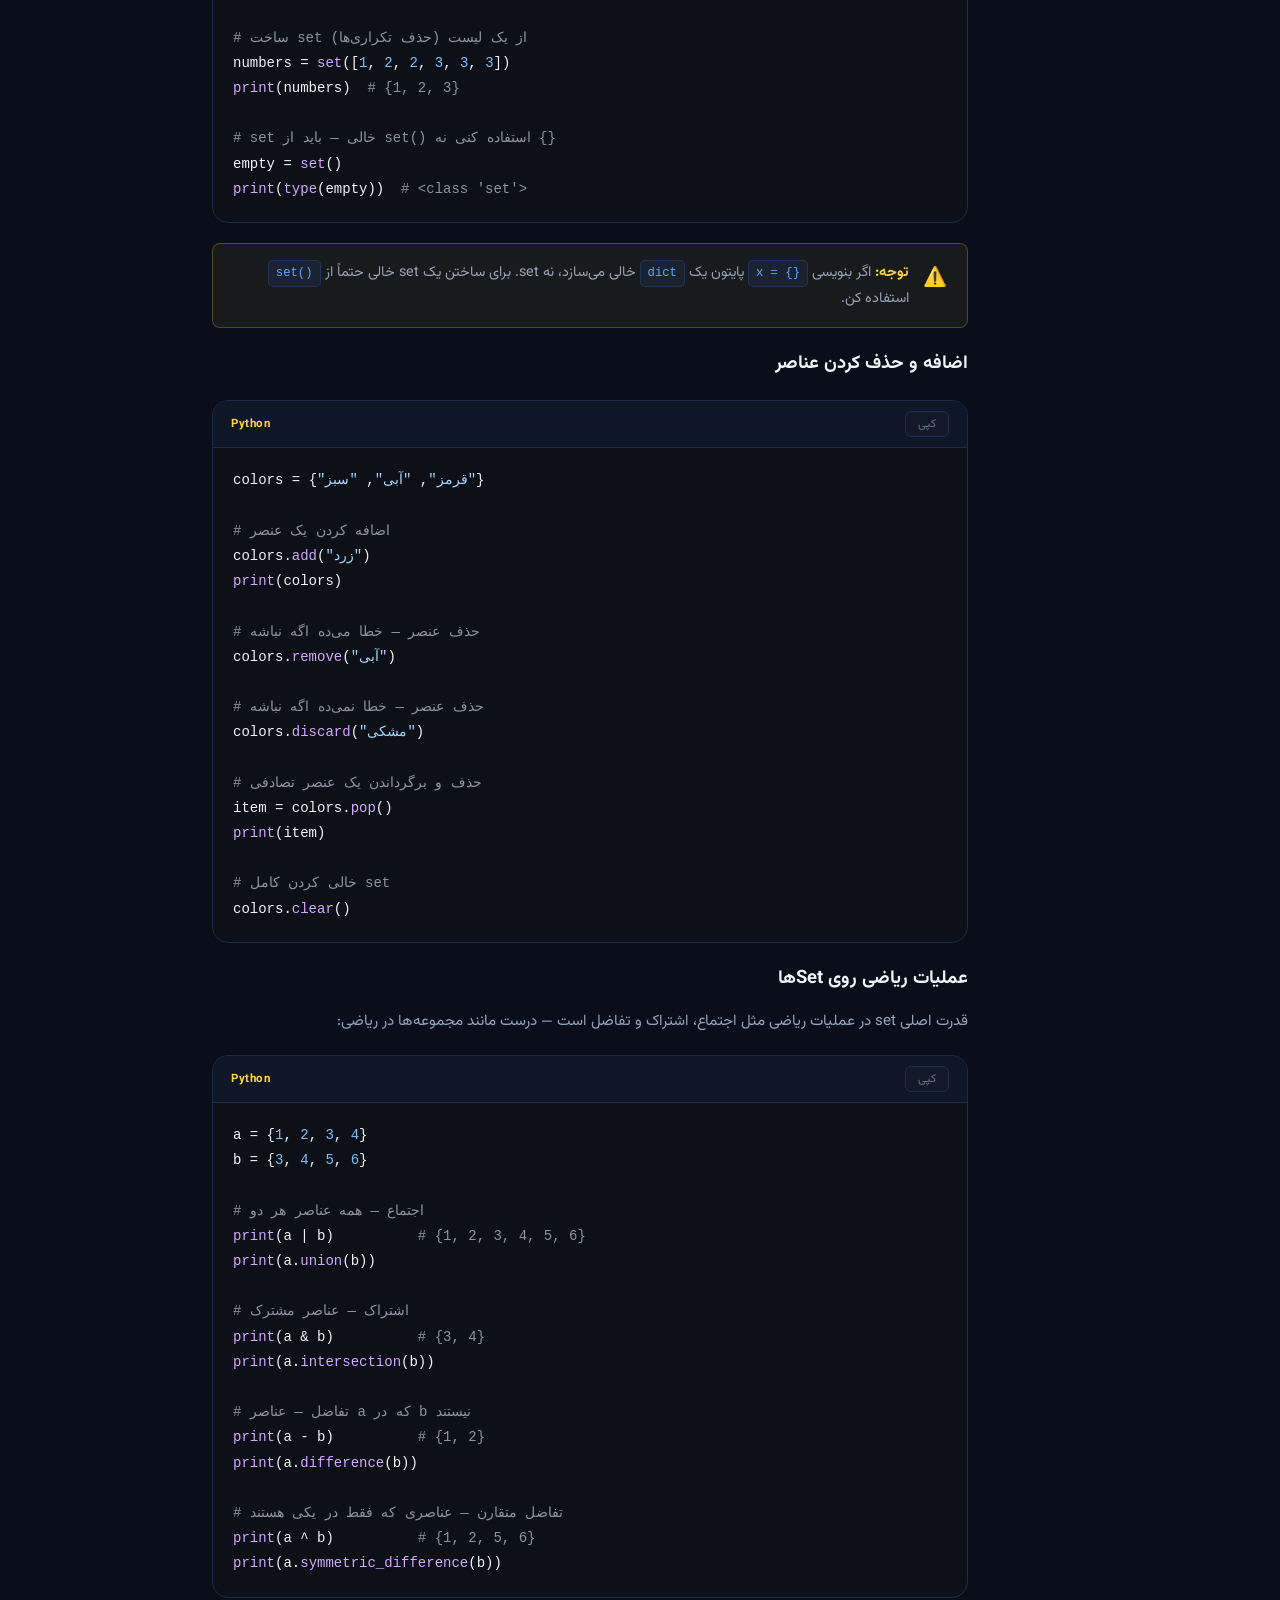
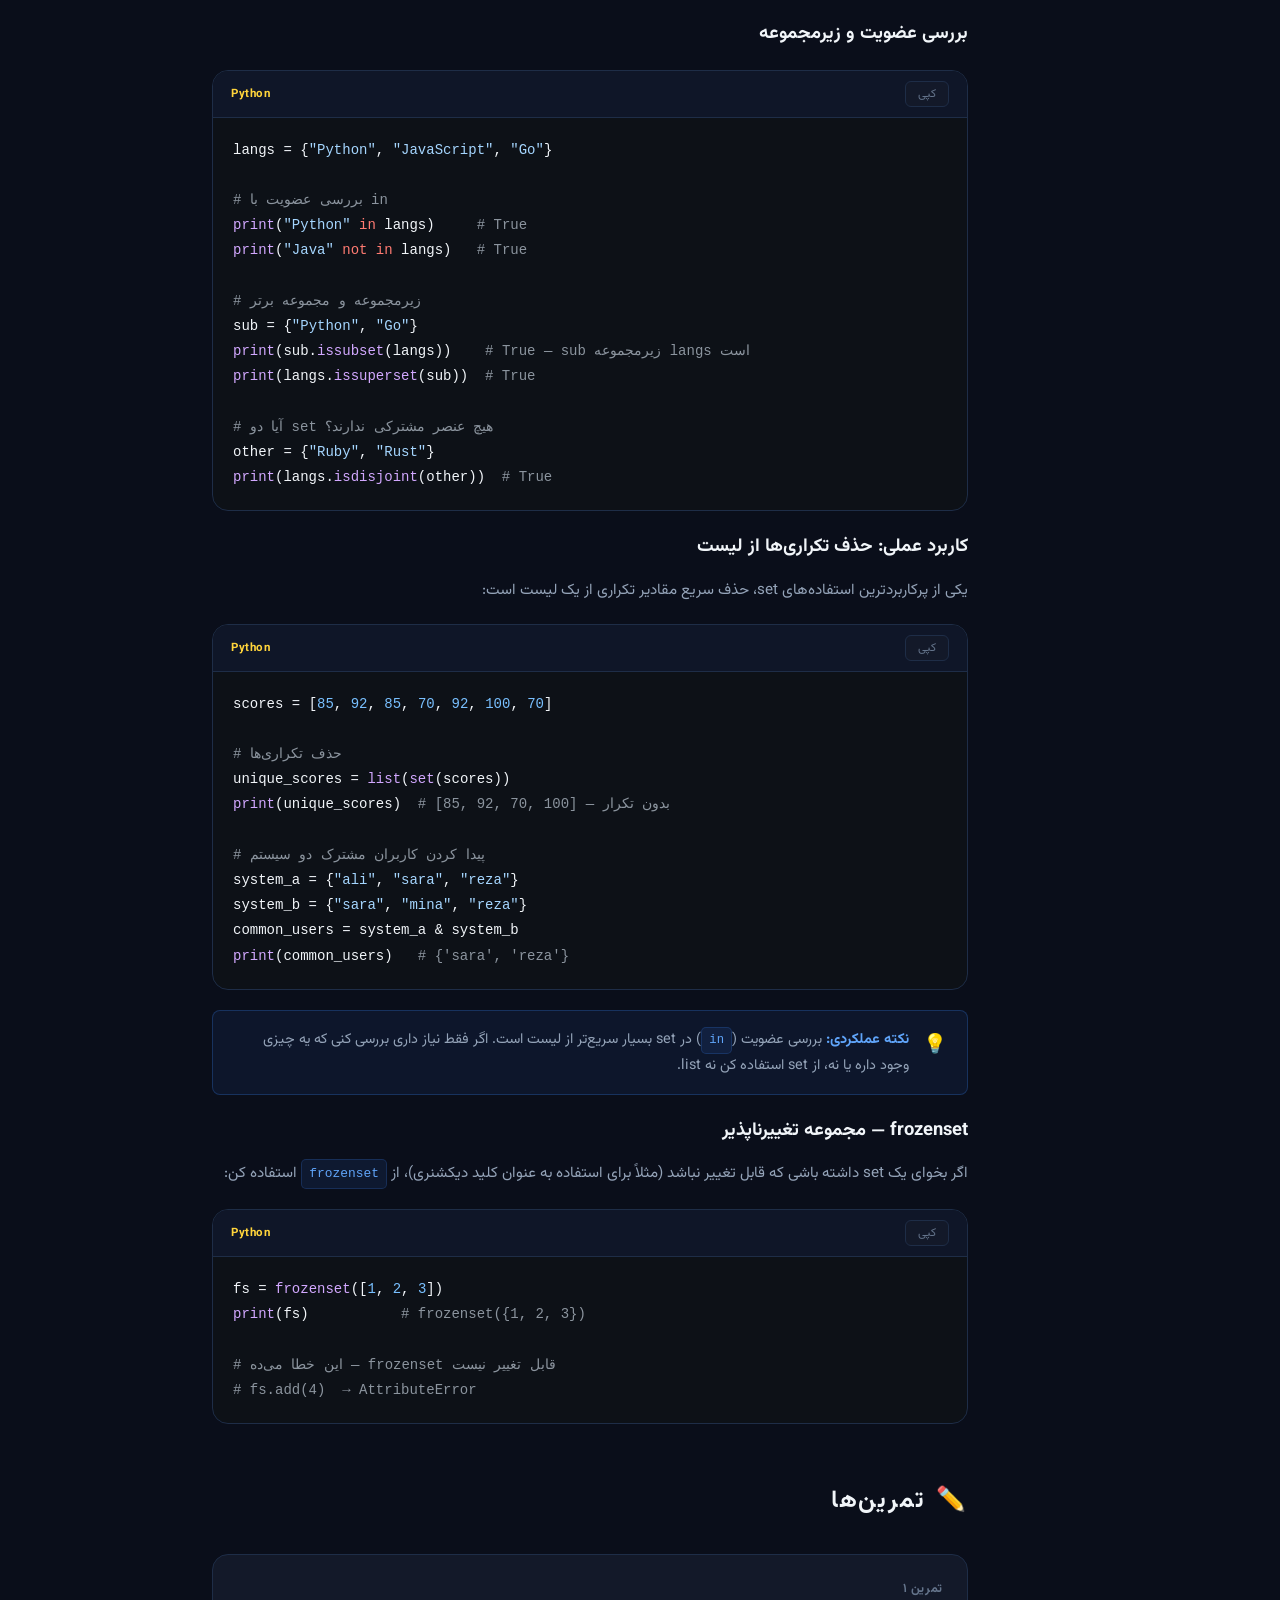
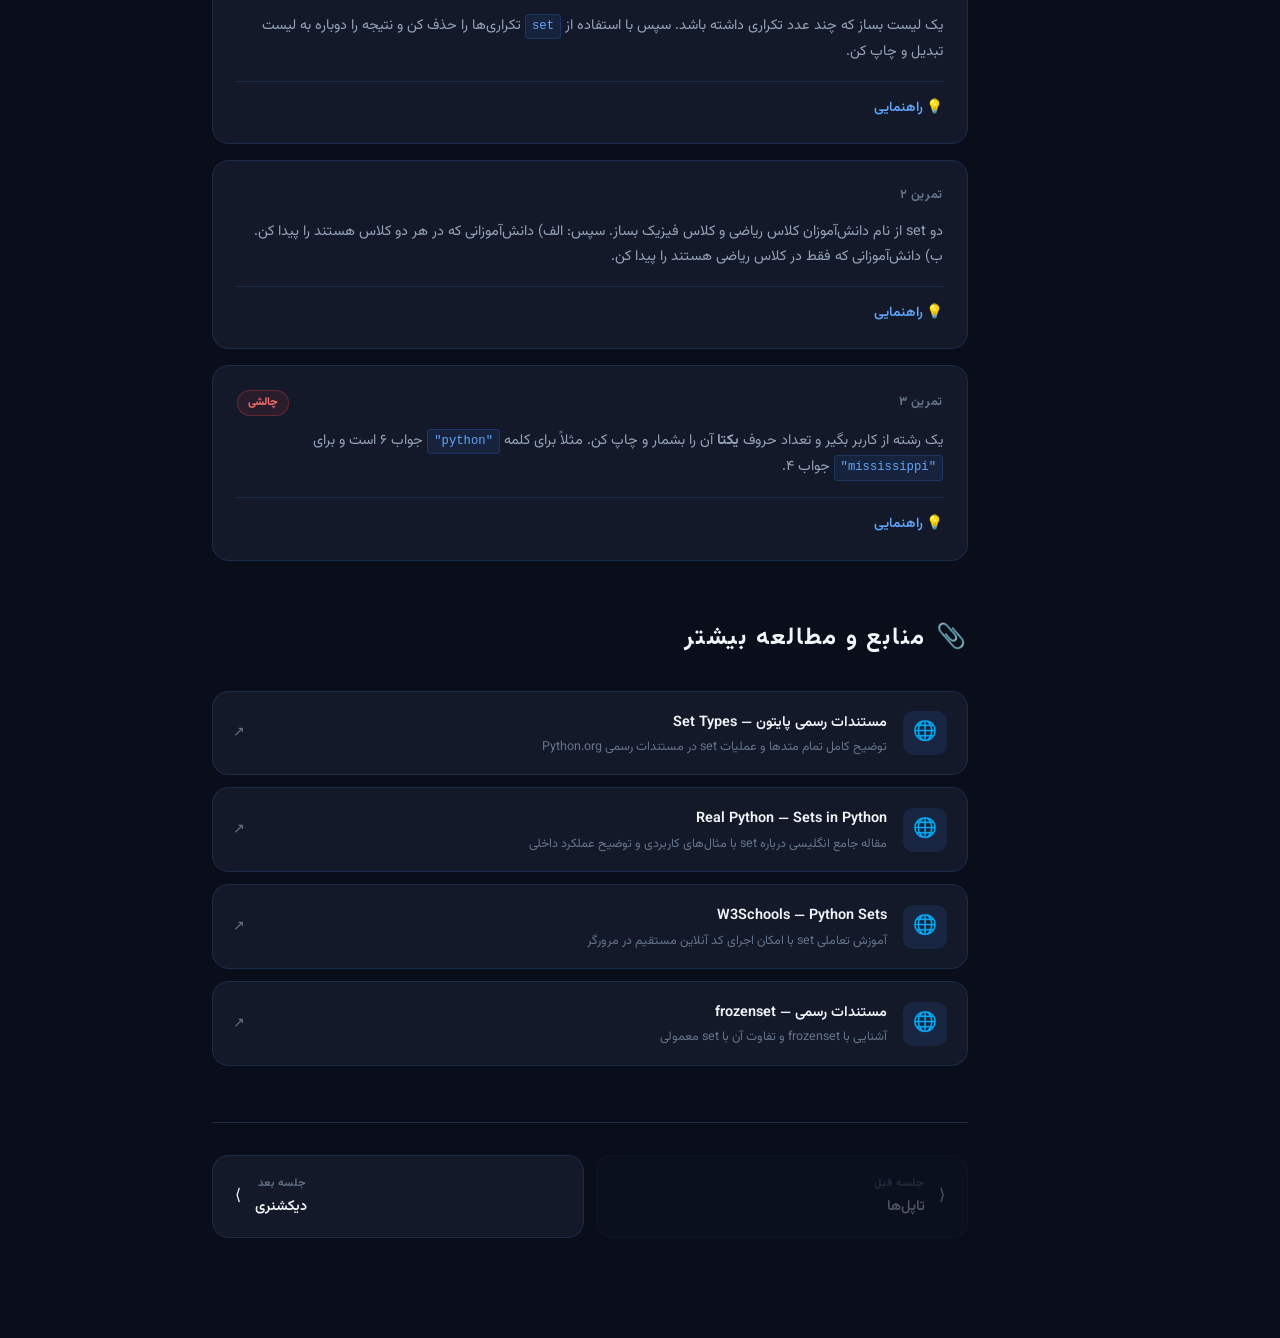
<file: 15.html>
<!doctype html>
<html lang="fa" dir="rtl">
  <head>
    <meta charset="UTF-8" />
    <meta name="viewport" content="width=device-width, initial-scale=1.0" />
    <title>دوره صفر تا صد پایتون – مدرس: ادریس رنجبر</title>
    <meta
      name="description"
      content="آموزش مجموعه‌ها (Set) در پایتون — جلسه ۱۵ دوره صفر تا صد پایتون با ادریس رنجبر"
    />
    <link rel="icon" href="assets/icons/python.svg" type="image/svg+xml" />
    <link rel="stylesheet" href="assets/css/style.css" />
    <link rel="stylesheet" href="assets/css/lesson.css" />
    <script>
      !(function (e, t, n) {
        ((e.yektanetAnalyticsObject = n),
          (e[n] =
            e[n] ||
            function () {
              e[n].q.push(arguments);
            }),
          (e[n].q = e[n].q || []));
        var a = t.getElementsByTagName("head")[0],
          r = new Date(),
          c =
            "https://cdn.yektanet.com/superscript/EdTGnAiU/native-python.edii.ir-46990/yn_pub.js?v=" +
            r.getFullYear().toString() +
            "0" +
            r.getMonth() +
            "0" +
            r.getDate() +
            "0" +
            r.getHours(),
          s = t.createElement("link");
        ((s.rel = "preload"),
          (s.as = "script"),
          (s.href = c),
          a.appendChild(s));
        var l = t.createElement("script");
        ((l.async = !0), (l.src = c), a.appendChild(l));
      })(window, document, "yektanet");
    </script>
  </head>
  <body>
    <!-- ─── NAV ─── -->
    <nav>
      <a href="#" class="nav-logo">
        <div class="nav-logo-icon">🐍</div>
        <span class="nav-logo-text">دوره صفر تا صد پایتون</span>
      </a>
      <ul class="nav-links">
        <li><a href="index.html#curriculum">سرفصل‌ها</a></li>
        <li><a href="index.html#donate" class="nav-cta">حمایت مالی ❤️</a></li>
      </ul>
      <!-- hamburger placeholder -->
      <button
        id="nav-toggle"
        style="
          display: none;
          background: none;
          border: none;
          color: var(--text-secondary);
          font-size: 1.4rem;
          cursor: pointer;
        "
      >
        ☰
      </button>
    </nav>

    <!-- ─── LESSON LAYOUT ─── -->
    <div class="lesson-layout" style="position: relative; z-index: 1">
      <!-- ─── MAIN CONTENT ─── -->
      <main class="lesson-main" data-lesson="15">
        <!-- BREADCRUMB -->
        <div class="breadcrumb">
          <a href="index.html">خانه</a>
          <span class="bc-sep">›</span>
          <a href="index.html#curriculum">فصل ۱</a>
          <span class="bc-sep">›</span>
          <span>مجموعه‌ها (Set)</span>
        </div>

        <!-- LESSON HEADER -->
        <div class="lesson-header">
          <h1 class="lesson-title">مجموعه‌ها در پایتون (Set)</h1>
          <p class="lesson-lead">
            در این جلسه با یکی از ساختارهای داده مهم پایتون آشنا می‌شیم:
            <strong>مجموعه یا Set</strong>. مجموعه‌ها مثل لیست‌اند با یک تفاوت
            کلیدی؛ هیچ مقدار تکراری ندارن و ترتیب خاصی هم ندارن. این ویژگی‌ها
            کاربردهای خیلی جالبی ایجاد می‌کنه.
          </p>
        </div>

        <!-- ─── VIDEOS ─── -->
        <section class="lesson-section" id="videos">
          <div class="section-label">
            <span class="section-label-icon">🎬</span>
            ویدیوهای آموزشی
          </div>

          <!-- VIDEO TABS -->
          <div class="video-tabs">
            <button class="video-tab active" data-target="youtube-player">
              یوتیوب
            </button>
            <button class="video-tab" data-target="aparat-player">
              آپارات
            </button>
          </div>

          <!-- YOUTUBE -->
          <div class="video-player-wrap active" id="youtube-player">
            <div class="video-embed">
              <!-- جایگزین کن: VIDEO_ID یوتیوب این جلسه -->
              <iframe
                src="https://www.youtube.com/embed/VIDEO_ID"
                title="آموزش مجموعه‌ها در پایتون - جلسه ۱۵"
                frameborder="0"
                allow="
                  accelerometer;
                  autoplay;
                  clipboard-write;
                  encrypted-media;
                  gyroscope;
                  picture-in-picture;
                  web-share;
                "
                referrerpolicy="strict-origin-when-cross-origin"
                allowfullscreen
              ></iframe>
            </div>
            <div class="video-caption">
              📺 برای تماشا در یوتیوب:
              <a
                href="https://youtube.com/watch?v=VIDEO_ID"
                target="_blank"
                rel="noopener"
                >باز کردن در یوتیوب ↗</a
              >
            </div>
          </div>

          <!-- APARAT -->
          <div class="video-player-wrap" id="aparat-player">
            <div class="video-embed">
              <!-- جایگزین کن: APARAT_HASH این جلسه -->
              <iframe
                src="https://www.aparat.com/video/video/embed/videohash/APARAT_HASH/vt/frame"
                title="آموزش مجموعه‌ها در پایتون - آپارات"
                frameborder="0"
                allowfullscreen
              ></iframe>
            </div>
            <div class="video-caption">
              🎥 برای تماشا در آپارات:
              <a
                href="https://aparat.com/v/APARAT_HASH"
                target="_blank"
                rel="noopener"
                >باز کردن در آپارات ↗</a
              >
            </div>
          </div>
        </section>

        <!-- ─── DESCRIPTION ─── -->
        <section class="lesson-section" id="description">
          <div class="section-label">
            <span class="section-label-icon">📖</span>
            توضیحات جلسه
          </div>

          <div class="lesson-content">
            <section>
              <h2>Set چیست؟</h2>
              <p>
                مجموعه یا <code>set</code> یک ساختار داده در پایتون است که
                مجموعه‌ای از مقادیر <strong>یکتا</strong> (بدون تکرار) را نگه
                می‌دارد. برخلاف لیست، ترتیب عناصر در set تضمین نمی‌شود و
                نمی‌توان با ایندکس به عناصرش دسترسی داشت.
              </p>
              <p>سه ویژگی اصلی set:</p>
              <ul>
                <li>
                  <strong>بدون تکرار:</strong> هر مقدار فقط یک بار ذخیره می‌شود
                </li>
                <li><strong>بدون ترتیب:</strong> ترتیب عناصر ثابت نیست</li>
                <li>
                  <strong>تغییرپذیر:</strong> می‌توان عناصر اضافه یا حذف کرد
                </li>
              </ul>
            </section>

            <section>
              <h2>ساخت یک Set</h2>
              <p>
                برای ساخت set از آکولاد <code>{}</code> یا تابع
                <code>set()</code> استفاده می‌کنیم:
              </p>

              <div class="code-block">
                <div class="code-block-header">
                  <span class="code-lang">Python</span>
                  <button class="copy-btn" onclick="copyCode(this)">کپی</button>
                </div>
                <pre><code><span class="token-comment"># ساخت set با آکولاد</span>
<span class="token-text">fruits</span> = {<span class="token-string">"سیب"</span>, <span class="token-string">"پرتقال"</span>, <span class="token-string">"موز"</span>}
<span class="token-function">print</span>(fruits)

<span class="token-comment"># ساخت set از یک لیست (حذف تکراری‌ها)</span>
<span class="token-text">numbers</span> = <span class="token-function">set</span>([<span class="token-number">1</span>, <span class="token-number">2</span>, <span class="token-number">2</span>, <span class="token-number">3</span>, <span class="token-number">3</span>, <span class="token-number">3</span>])
<span class="token-function">print</span>(numbers)  <span class="token-comment"># {1, 2, 3}</span>

<span class="token-comment"># set خالی — باید از set() استفاده کنی نه {}</span>
<span class="token-text">empty</span> = <span class="token-function">set</span>()
<span class="token-function">print</span>(<span class="token-function">type</span>(empty))  <span class="token-comment"># &lt;class 'set'&gt;</span></code></pre>
              </div>

              <div class="info-box info-box-yellow">
                <span class="info-box-icon">⚠️</span>
                <div>
                  <strong>توجه:</strong> اگر بنویسی <code>x = {}</code> پایتون
                  یک <code>dict</code> خالی می‌سازد، نه set. برای ساختن یک set
                  خالی حتماً از <code>set()</code> استفاده کن.
                </div>
              </div>
            </section>

            <section>
              <h2>اضافه و حذف کردن عناصر</h2>

              <div class="code-block">
                <div class="code-block-header">
                  <span class="code-lang">Python</span>
                  <button class="copy-btn" onclick="copyCode(this)">کپی</button>
                </div>
                <pre><code><span class="token-text">colors</span> = {<span class="token-string">"قرمز"</span>, <span class="token-string">"آبی"</span>, <span class="token-string">"سبز"</span>}

<span class="token-comment"># اضافه کردن یک عنصر</span>
colors.<span class="token-function">add</span>(<span class="token-string">"زرد"</span>)
<span class="token-function">print</span>(colors)

<span class="token-comment"># حذف عنصر — خطا می‌ده اگه نباشه</span>
colors.<span class="token-function">remove</span>(<span class="token-string">"آبی"</span>)

<span class="token-comment"># حذف عنصر — خطا نمی‌ده اگه نباشه</span>
colors.<span class="token-function">discard</span>(<span class="token-string">"مشکی"</span>)

<span class="token-comment"># حذف و برگرداندن یک عنصر تصادفی</span>
<span class="token-text">item</span> = colors.<span class="token-function">pop</span>()
<span class="token-function">print</span>(item)

<span class="token-comment"># خالی کردن کامل set</span>
colors.<span class="token-function">clear</span>()</code></pre>
              </div>
            </section>

            <section>
              <h2>عملیات ریاضی روی Set‌ها</h2>
              <p>
                قدرت اصلی set در عملیات ریاضی مثل اجتماع، اشتراک و تفاضل است —
                درست مانند مجموعه‌ها در ریاضی:
              </p>

              <div class="code-block">
                <div class="code-block-header">
                  <span class="code-lang">Python</span>
                  <button class="copy-btn" onclick="copyCode(this)">کپی</button>
                </div>
                <pre><code><span class="token-text">a</span> = {<span class="token-number">1</span>, <span class="token-number">2</span>, <span class="token-number">3</span>, <span class="token-number">4</span>}
<span class="token-text">b</span> = {<span class="token-number">3</span>, <span class="token-number">4</span>, <span class="token-number">5</span>, <span class="token-number">6</span>}

<span class="token-comment"># اجتماع — همه عناصر هر دو</span>
<span class="token-function">print</span>(a | b)          <span class="token-comment"># {1, 2, 3, 4, 5, 6}</span>
<span class="token-function">print</span>(a.<span class="token-function">union</span>(b))

<span class="token-comment"># اشتراک — عناصر مشترک</span>
<span class="token-function">print</span>(a &amp; b)          <span class="token-comment"># {3, 4}</span>
<span class="token-function">print</span>(a.<span class="token-function">intersection</span>(b))

<span class="token-comment"># تفاضل — عناصر a که در b نیستند</span>
<span class="token-function">print</span>(a - b)          <span class="token-comment"># {1, 2}</span>
<span class="token-function">print</span>(a.<span class="token-function">difference</span>(b))

<span class="token-comment"># تفاضل متقارن — عناصری که فقط در یکی هستند</span>
<span class="token-function">print</span>(a ^ b)          <span class="token-comment"># {1, 2, 5, 6}</span>
<span class="token-function">print</span>(a.<span class="token-function">symmetric_difference</span>(b))</code></pre>
              </div>
            </section>

            <section>
              <h2>بررسی عضویت و زیرمجموعه</h2>

              <div class="code-block">
                <div class="code-block-header">
                  <span class="code-lang">Python</span>
                  <button class="copy-btn" onclick="copyCode(this)">کپی</button>
                </div>
                <pre><code><span class="token-text">langs</span> = {<span class="token-string">"Python"</span>, <span class="token-string">"JavaScript"</span>, <span class="token-string">"Go"</span>}

<span class="token-comment"># بررسی عضویت با in</span>
<span class="token-function">print</span>(<span class="token-string">"Python"</span> <span class="token-keyword">in</span> langs)     <span class="token-comment"># True</span>
<span class="token-function">print</span>(<span class="token-string">"Java"</span> <span class="token-keyword">not in</span> langs)   <span class="token-comment"># True</span>

<span class="token-comment"># زیرمجموعه و مجموعه برتر</span>
<span class="token-text">sub</span> = {<span class="token-string">"Python"</span>, <span class="token-string">"Go"</span>}
<span class="token-function">print</span>(sub.<span class="token-function">issubset</span>(langs))    <span class="token-comment"># True — sub زیرمجموعه langs است</span>
<span class="token-function">print</span>(langs.<span class="token-function">issuperset</span>(sub))  <span class="token-comment"># True</span>

<span class="token-comment"># آیا دو set هیچ عنصر مشترکی ندارند؟</span>
<span class="token-text">other</span> = {<span class="token-string">"Ruby"</span>, <span class="token-string">"Rust"</span>}
<span class="token-function">print</span>(langs.<span class="token-function">isdisjoint</span>(other))  <span class="token-comment"># True</span></code></pre>
              </div>
            </section>

            <section>
              <h2>کاربرد عملی: حذف تکراری‌ها از لیست</h2>
              <p>
                یکی از پرکاربردترین استفاده‌های set، حذف سریع مقادیر تکراری از
                یک لیست است:
              </p>

              <div class="code-block">
                <div class="code-block-header">
                  <span class="code-lang">Python</span>
                  <button class="copy-btn" onclick="copyCode(this)">کپی</button>
                </div>
                <pre><code><span class="token-text">scores</span> = [<span class="token-number">85</span>, <span class="token-number">92</span>, <span class="token-number">85</span>, <span class="token-number">70</span>, <span class="token-number">92</span>, <span class="token-number">100</span>, <span class="token-number">70</span>]

<span class="token-comment"># حذف تکراری‌ها</span>
<span class="token-text">unique_scores</span> = <span class="token-function">list</span>(<span class="token-function">set</span>(scores))
<span class="token-function">print</span>(unique_scores)  <span class="token-comment"># [85, 92, 70, 100] — بدون تکرار</span>

<span class="token-comment"># پیدا کردن کاربران مشترک دو سیستم</span>
<span class="token-text">system_a</span> = {<span class="token-string">"ali"</span>, <span class="token-string">"sara"</span>, <span class="token-string">"reza"</span>}
<span class="token-text">system_b</span> = {<span class="token-string">"sara"</span>, <span class="token-string">"mina"</span>, <span class="token-string">"reza"</span>}
<span class="token-text">common_users</span> = system_a &amp; system_b
<span class="token-function">print</span>(common_users)   <span class="token-comment"># {'sara', 'reza'}</span></code></pre>
              </div>

              <div class="info-box info-box-blue">
                <span class="info-box-icon">💡</span>
                <div>
                  <strong>نکته عملکردی:</strong> بررسی عضویت (<code>in</code>)
                  در set بسیار سریع‌تر از لیست است. اگر فقط نیاز داری بررسی کنی
                  که یه چیزی وجود داره یا نه، از set استفاده کن نه list.
                </div>
              </div>
            </section>

            <section>
              <h2>frozenset — مجموعه تغییرناپذیر</h2>
              <p>
                اگر بخوای یک set داشته باشی که قابل تغییر نباشد (مثلاً برای
                استفاده به عنوان کلید دیکشنری)، از
                <code>frozenset</code> استفاده کن:
              </p>

              <div class="code-block">
                <div class="code-block-header">
                  <span class="code-lang">Python</span>
                  <button class="copy-btn" onclick="copyCode(this)">کپی</button>
                </div>
                <pre><code><span class="token-text">fs</span> = <span class="token-function">frozenset</span>([<span class="token-number">1</span>, <span class="token-number">2</span>, <span class="token-number">3</span>])
<span class="token-function">print</span>(fs)           <span class="token-comment"># frozenset({1, 2, 3})</span>

<span class="token-comment"># این خطا می‌ده — frozenset قابل تغییر نیست</span>
<span class="token-comment"># fs.add(4)  → AttributeError</span></code></pre>
              </div>
            </section>
          </div>
        </section>

        <!-- ─── EXERCISES ─── -->
        <section class="lesson-section" id="exercises">
          <div class="section-label">
            <span class="section-label-icon">✏️</span>
            تمرین‌ها
          </div>

          <div class="exercise-list">
            <div class="exercise-card">
              <div class="exercise-header">
                <div class="exercise-num">تمرین ۱</div>
              </div>
              <p class="exercise-desc">
                یک لیست بساز که چند عدد تکراری داشته باشد. سپس با استفاده از
                <code>set</code> تکراری‌ها را حذف کن و نتیجه را دوباره به لیست
                تبدیل و چاپ کن.
              </p>
              <details class="exercise-hint">
                <summary>💡 راهنمایی</summary>
                <div class="hint-body">
                  <pre><code><span class="token-text">nums</span> = [<span class="token-number">1</span>, <span class="token-number">2</span>, <span class="token-number">2</span>, <span class="token-number">3</span>, <span class="token-number">4</span>, <span class="token-number">4</span>, <span class="token-number">5</span>]
<span class="token-text">unique</span> = <span class="token-function">list</span>(<span class="token-function">set</span>(nums))
<span class="token-function">print</span>(unique)</code></pre>
                </div>
              </details>
            </div>

            <div class="exercise-card">
              <div class="exercise-header">
                <div class="exercise-num">تمرین ۲</div>
              </div>
              <p class="exercise-desc">
                دو set از نام دانش‌آموزان کلاس ریاضی و کلاس فیزیک بساز. سپس:
                الف) دانش‌آموزانی که در هر دو کلاس هستند را پیدا کن. ب)
                دانش‌آموزانی که فقط در کلاس ریاضی هستند را پیدا کن.
              </p>
              <details class="exercise-hint">
                <summary>💡 راهنمایی</summary>
                <div class="hint-body">
                  <pre><code><span class="token-text">math</span> = {<span class="token-string">"علی"</span>, <span class="token-string">"سارا"</span>, <span class="token-string">"رضا"</span>, <span class="token-string">"مینا"</span>}
<span class="token-text">physics</span> = {<span class="token-string">"سارا"</span>, <span class="token-string">"مینا"</span>, <span class="token-string">"حسن"</span>}

<span class="token-function">print</span>(math &amp; physics)   <span class="token-comment"># اشتراک</span>
<span class="token-function">print</span>(math - physics)   <span class="token-comment"># تفاضل</span></code></pre>
                </div>
              </details>
            </div>

            <div class="exercise-card">
              <div class="exercise-header">
                <div class="exercise-num">تمرین ۳</div>
                <span class="exercise-level exercise-hard">چالشی</span>
              </div>
              <p class="exercise-desc">
                یک رشته از کاربر بگیر و تعداد حروف <strong>یکتا</strong> آن را
                بشمار و چاپ کن. مثلاً برای کلمه <code>"python"</code> جواب ۶ است
                و برای <code>"mississippi"</code> جواب ۴.
              </p>
              <details class="exercise-hint">
                <summary>💡 راهنمایی</summary>
                <div class="hint-body">
                  <pre><code><span class="token-text">word</span> = <span class="token-function">input</span>(<span class="token-string">"یک کلمه وارد کن: "</span>)
<span class="token-text">unique_chars</span> = <span class="token-function">set</span>(word)
<span class="token-function">print</span>(<span class="token-string">"تعداد حروف یکتا:"</span>, <span class="token-function">len</span>(unique_chars))</code></pre>
                </div>
              </details>
            </div>
          </div>
        </section>

        <!-- ─── REFERENCES ─── -->
        <section class="lesson-section" id="references">
          <div class="section-label">
            <span class="section-label-icon">📎</span>
            منابع و مطالعه بیشتر
          </div>

          <div class="reference-list">
            <a
              href="https://docs.python.org/3/library/stdtypes.html#set-types-set-frozenset"
              target="_blank"
              rel="noopener"
              class="reference-card"
            >
              <div class="ref-icon ref-icon-blue">🌐</div>
              <div class="ref-body">
                <div class="ref-title">مستندات رسمی پایتون — Set Types</div>
                <div class="ref-desc">
                  توضیح کامل تمام متدها و عملیات set در مستندات رسمی Python.org
                </div>
              </div>
              <span class="ref-arrow">↗</span>
            </a>

            <a
              href="https://realpython.com/python-sets/"
              target="_blank"
              rel="noopener"
              class="reference-card"
            >
              <div class="ref-icon ref-icon-blue">🌐</div>
              <div class="ref-body">
                <div class="ref-title">Real Python — Sets in Python</div>
                <div class="ref-desc">
                  مقاله جامع انگلیسی درباره set با مثال‌های کاربردی و توضیح
                  عملکرد داخلی
                </div>
              </div>
              <span class="ref-arrow">↗</span>
            </a>

            <a
              href="https://www.w3schools.com/python/python_sets.asp"
              target="_blank"
              rel="noopener"
              class="reference-card"
            >
              <div class="ref-icon ref-icon-blue">🌐</div>
              <div class="ref-body">
                <div class="ref-title">W3Schools — Python Sets</div>
                <div class="ref-desc">
                  آموزش تعاملی set با امکان اجرای کد آنلاین مستقیم در مرورگر
                </div>
              </div>
              <span class="ref-arrow">↗</span>
            </a>

            <a
              href="https://docs.python.org/3/library/stdtypes.html#frozenset"
              target="_blank"
              rel="noopener"
              class="reference-card"
            >
              <div class="ref-icon ref-icon-blue">🌐</div>
              <div class="ref-body">
                <div class="ref-title">مستندات رسمی — frozenset</div>
                <div class="ref-desc">
                  آشنایی با frozenset و تفاوت آن با set معمولی
                </div>
              </div>
              <span class="ref-arrow">↗</span>
            </a>
          </div>
        </section>

        <!-- ─── NAVIGATION ─── -->
        <div class="lesson-nav-btns">
          <a href="14.html" class="lesson-nav-btn lesson-nav-prev disabled">
            <span>&LeftAngleBracket;</span>
            <div>
              <div class="nav-btn-label">جلسه قبل</div>
              <div class="nav-btn-title"></div>
            </div>
          </a>
          <a href="16.html" class="lesson-nav-btn lesson-nav-next">
            <div style="text-align: right">
              <div class="nav-btn-label">جلسه بعد</div>
              <div class="nav-btn-title"></div>
            </div>
            <span>&RightAngleBracket;</span>
          </a>
        </div>
      </main>
    </div>
    <!-- end lesson-layout -->

    <script src="assets/js/lesson.js"></script>
  </body>
</html>
</file>
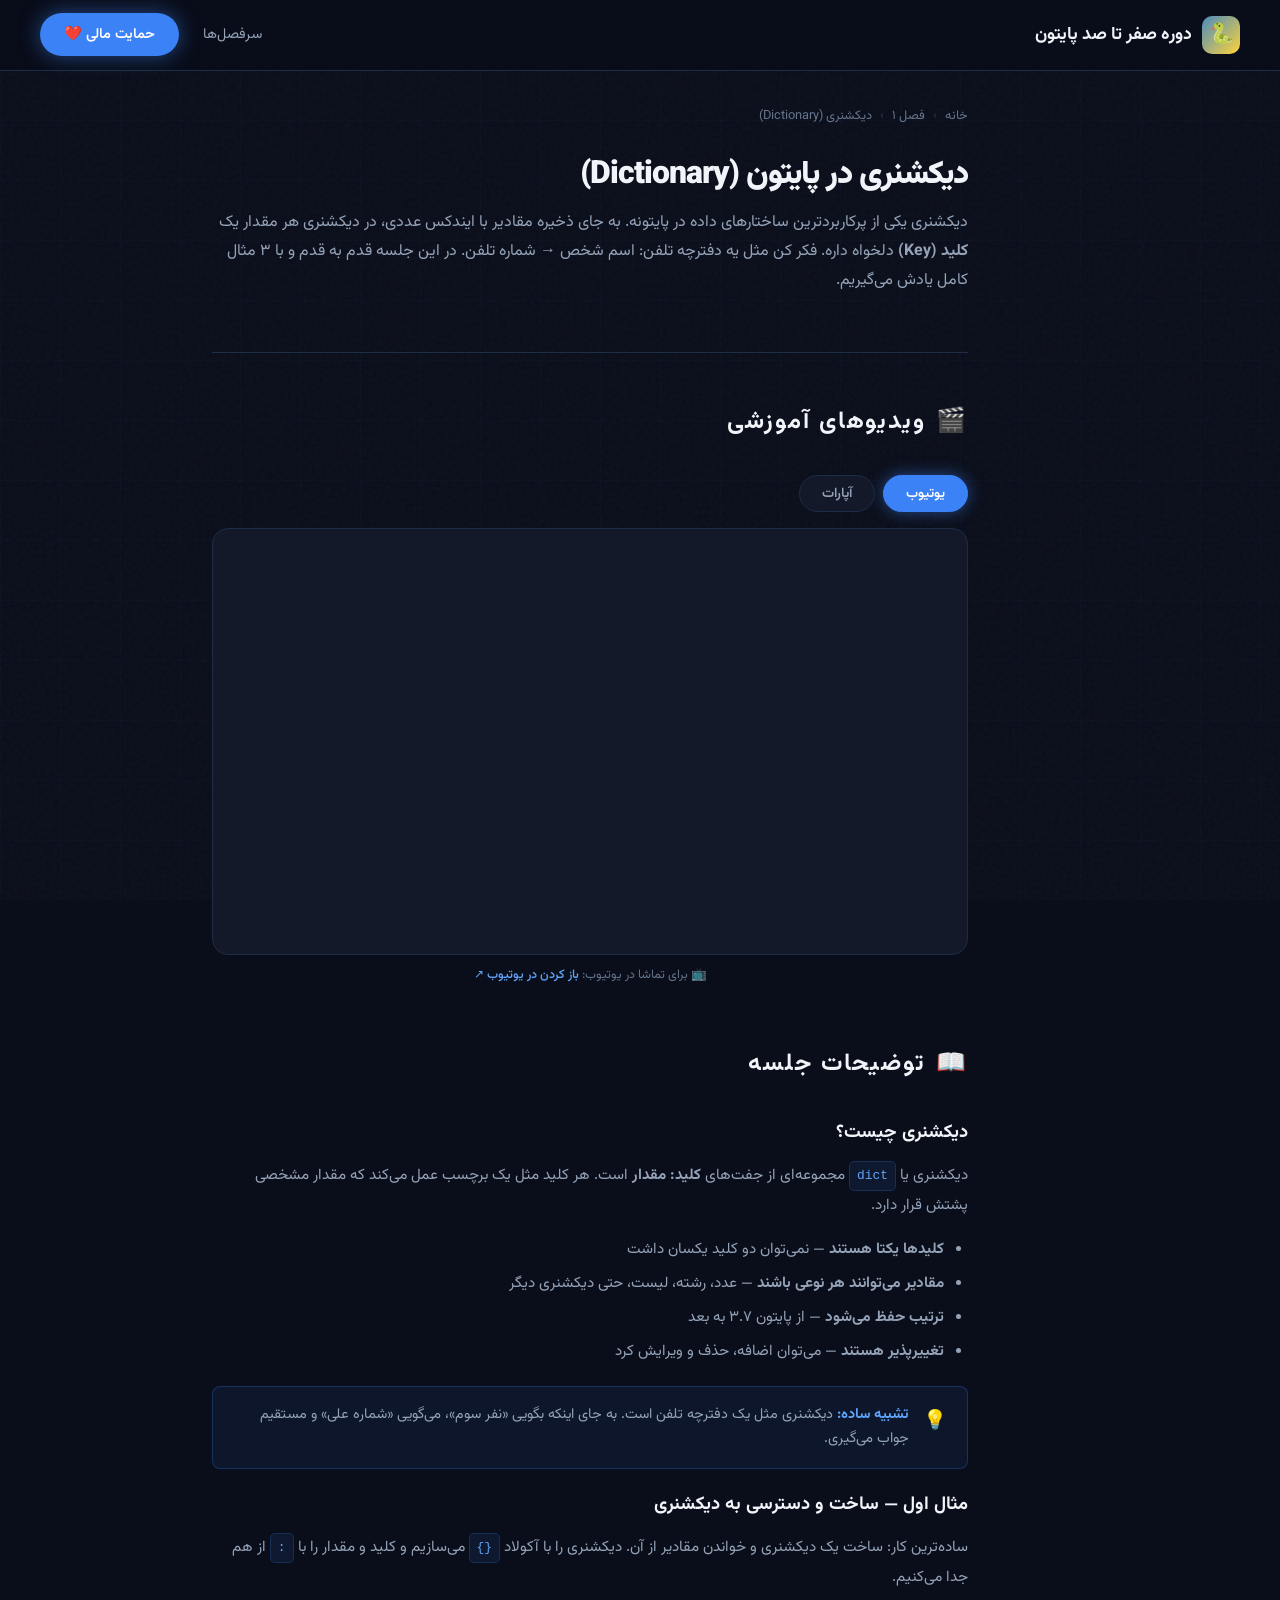
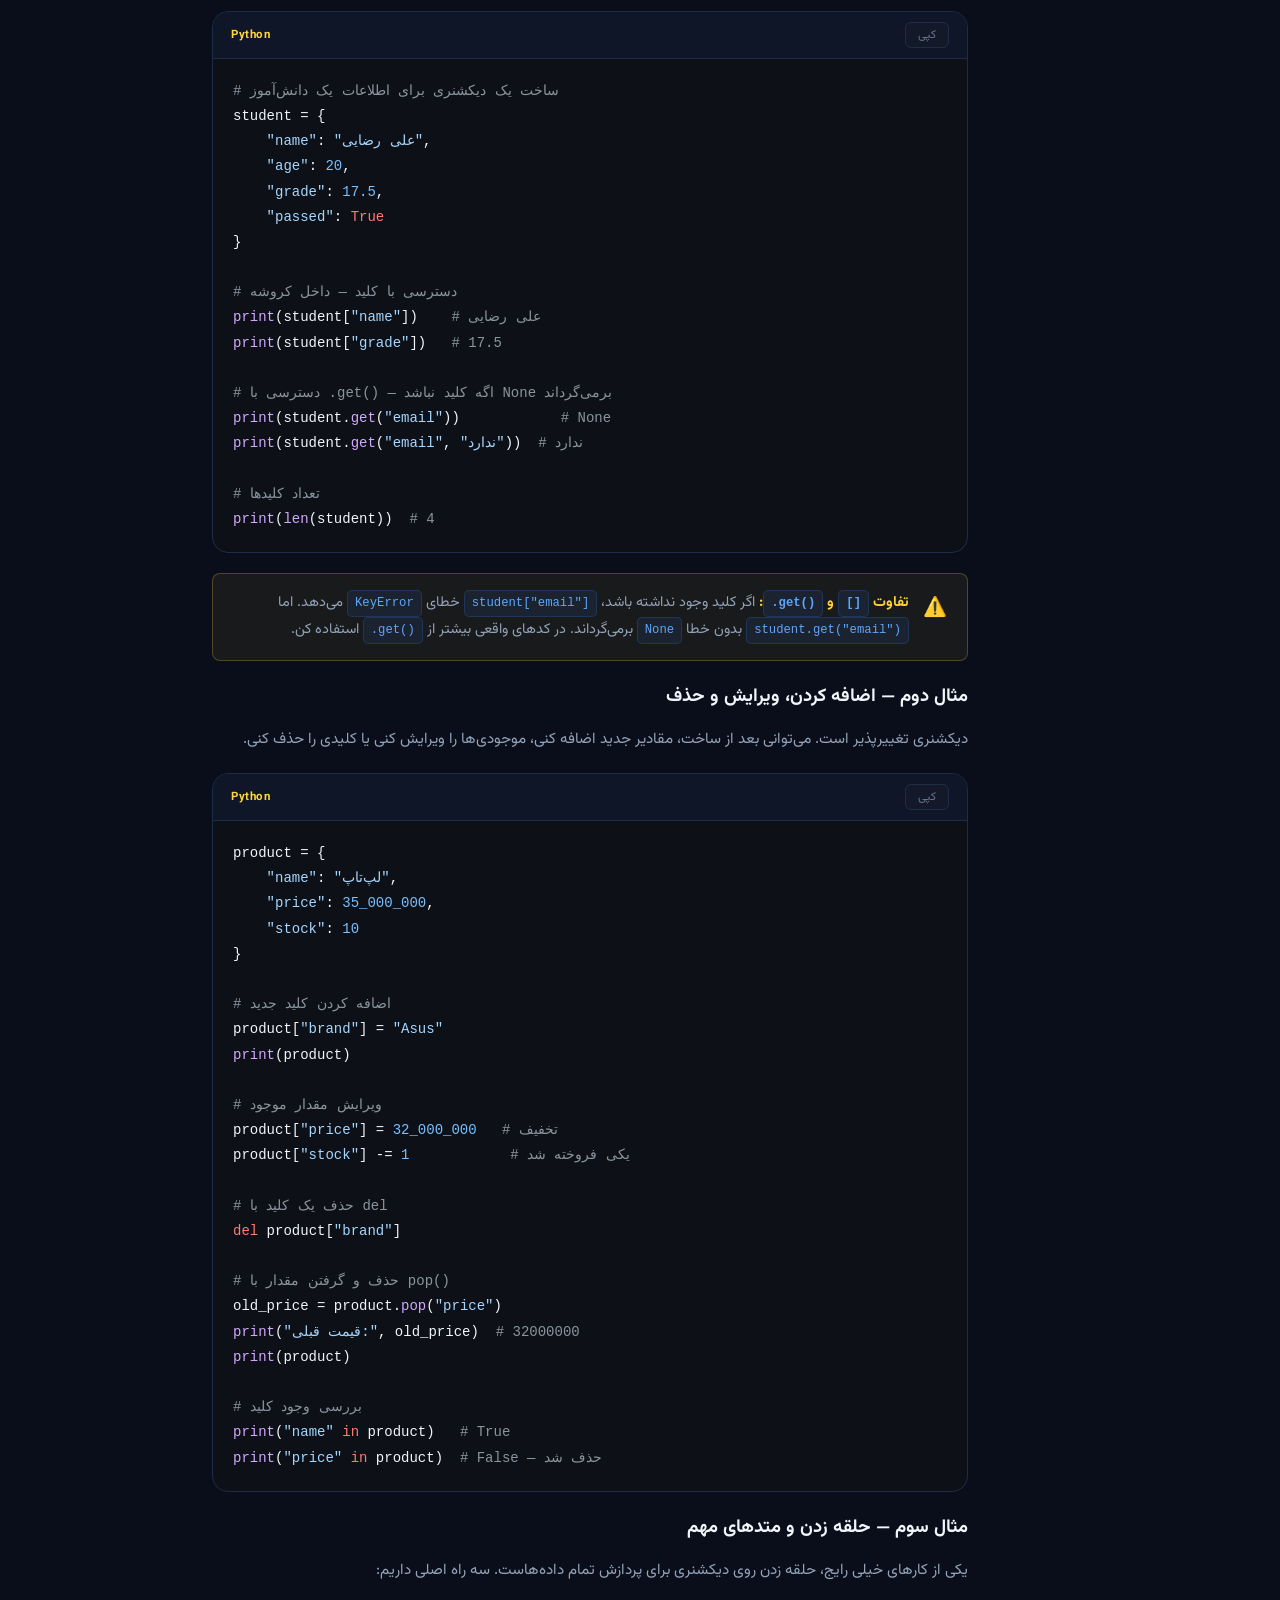
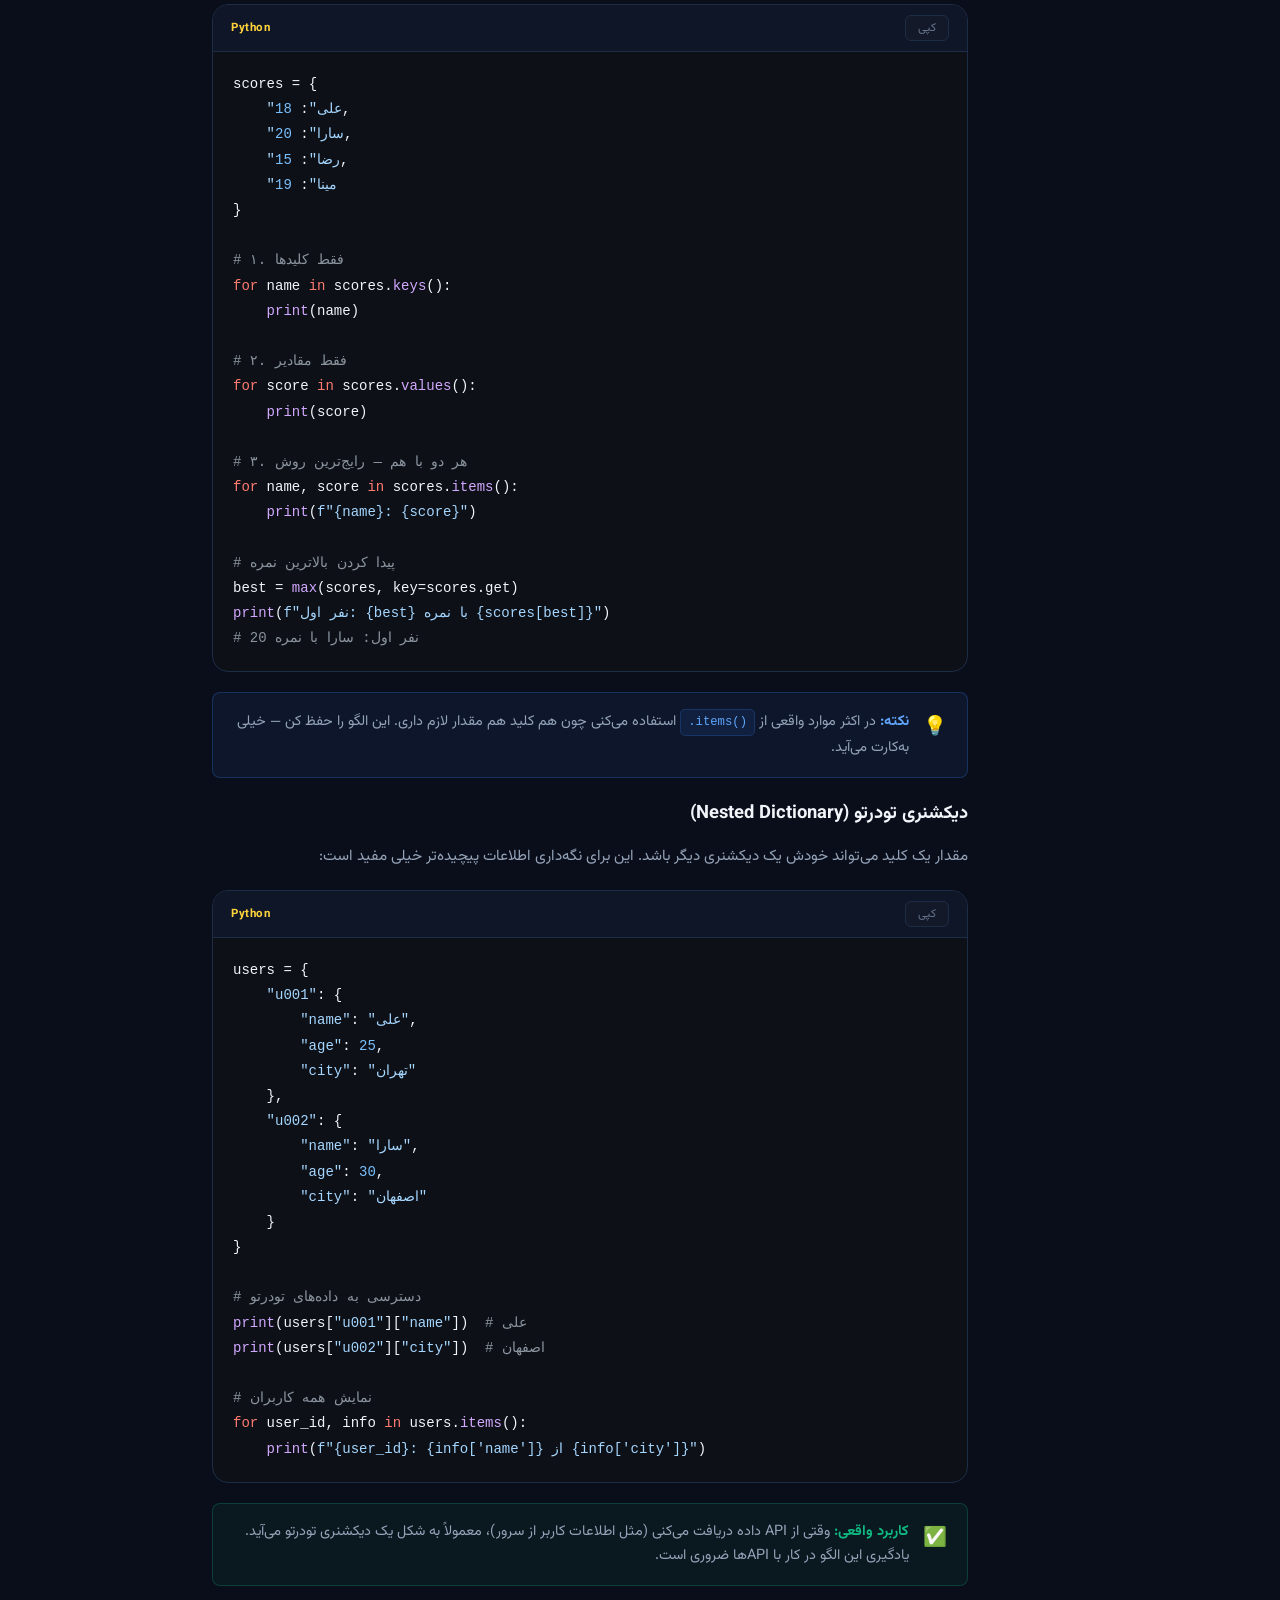
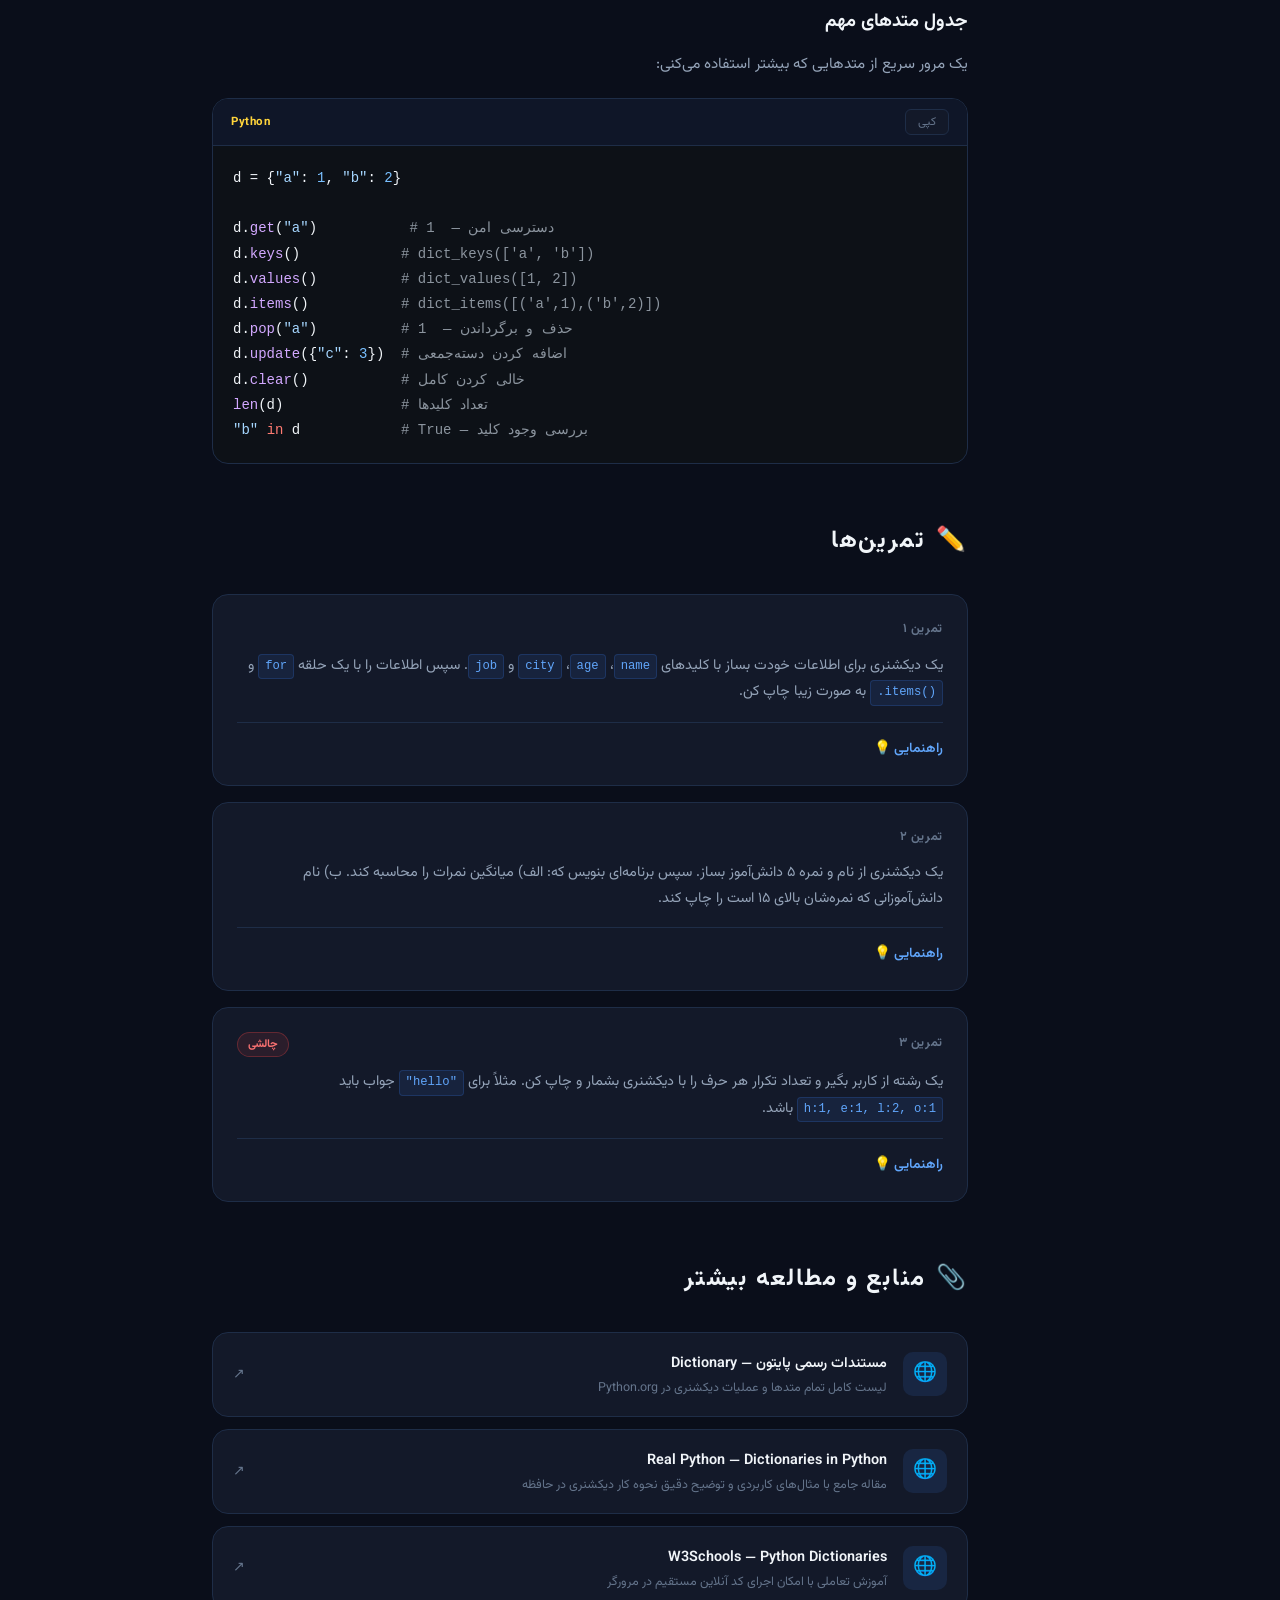
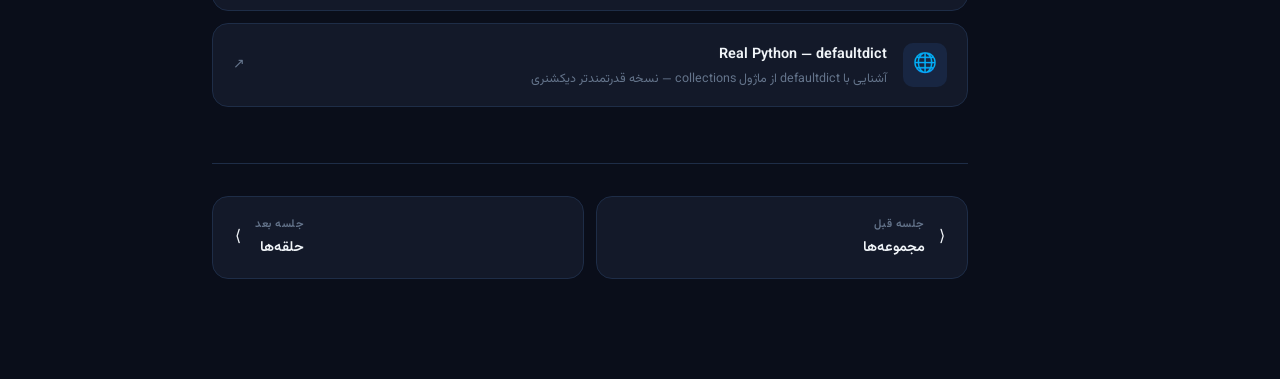
<file: 16.html>
<!doctype html>
<html lang="fa" dir="rtl">
  <head>
    <meta charset="UTF-8" />
    <meta name="viewport" content="width=device-width, initial-scale=1.0" />
    <title>دوره صفر تا صد پایتون – مدرس: ادریس رنجبر</title>
    <meta
      name="description"
      content="آموزش دیکشنری (Dictionary) در پایتون — جلسه ۱۶ دوره صفر تا صد پایتون با ادریس رنجبر"
    />
    <link rel="icon" href="assets/icons/python.svg" type="image/svg+xml" />
    <link rel="stylesheet" href="assets/css/style.css" />
    <link rel="stylesheet" href="assets/css/lesson.css" />
    <script>
      !(function (e, t, n) {
        ((e.yektanetAnalyticsObject = n),
          (e[n] =
            e[n] ||
            function () {
              e[n].q.push(arguments);
            }),
          (e[n].q = e[n].q || []));
        var a = t.getElementsByTagName("head")[0],
          r = new Date(),
          c =
            "https://cdn.yektanet.com/superscript/EdTGnAiU/native-python.edii.ir-46990/yn_pub.js?v=" +
            r.getFullYear().toString() +
            "0" +
            r.getMonth() +
            "0" +
            r.getDate() +
            "0" +
            r.getHours(),
          s = t.createElement("link");
        ((s.rel = "preload"),
          (s.as = "script"),
          (s.href = c),
          a.appendChild(s));
        var l = t.createElement("script");
        ((l.async = !0), (l.src = c), a.appendChild(l));
      })(window, document, "yektanet");
    </script>
  </head>
  <body>
    <!-- ─── NAV ─── -->
    <nav>
      <a href="index.html" class="nav-logo">
        <div class="nav-logo-icon">🐍</div>
        <span class="nav-logo-text">دوره صفر تا صد پایتون</span>
      </a>
      <ul class="nav-links">
        <li><a href="index.html#curriculum">سرفصل‌ها</a></li>
        <li><a href="index.html#donate" class="nav-cta">حمایت مالی ❤️</a></li>
      </ul>
      <button
        id="nav-toggle"
        style="
          display: none;
          background: none;
          border: none;
          color: var(--text-secondary);
          font-size: 1.4rem;
          cursor: pointer;
        "
      >
        ☰
      </button>
    </nav>

    <!-- ─── LESSON LAYOUT ─── -->
    <div class="lesson-layout" style="position: relative; z-index: 1">
      <!-- ─── MAIN CONTENT ─── -->
      <main class="lesson-main" data-lesson="16">
        <!-- BREADCRUMB -->
        <div class="breadcrumb">
          <a href="index.html">خانه</a>
          <span class="bc-sep">›</span>
          <a href="index.html#curriculum">فصل ۱</a>
          <span class="bc-sep">›</span>
          <span>دیکشنری (Dictionary)</span>
        </div>

        <!-- LESSON HEADER -->
        <div class="lesson-header">
          <h1 class="lesson-title">دیکشنری در پایتون (Dictionary)</h1>
          <p class="lesson-lead">
            دیکشنری یکی از پرکاربردترین ساختارهای داده در پایتونه. به جای ذخیره
            مقادیر با ایندکس عددی، در دیکشنری هر مقدار یک
            <strong>کلید (Key)</strong> دلخواه داره. فکر کن مثل یه دفترچه تلفن:
            اسم شخص → شماره تلفن. در این جلسه قدم به قدم و با ۳ مثال کامل یادش
            می‌گیریم.
          </p>
        </div>

        <!-- ─── VIDEOS ─── -->
        <section class="lesson-section" id="videos">
          <div class="section-label">
            <span class="section-label-icon">🎬</span>
            ویدیوهای آموزشی
          </div>

          <div class="video-tabs">
            <button class="video-tab active" data-target="youtube-player">
              یوتیوب
            </button>
            <button class="video-tab" data-target="aparat-player">
              آپارات
            </button>
          </div>

          <!-- YOUTUBE -->
          <div class="video-player-wrap active" id="youtube-player">
            <div class="video-embed">
              <iframe
                src="https://www.youtube.com/embed/VIDEO_ID"
                title="آموزش دیکشنری در پایتون - جلسه ۱۶"
                frameborder="0"
                allow="
                  accelerometer;
                  autoplay;
                  clipboard-write;
                  encrypted-media;
                  gyroscope;
                  picture-in-picture;
                  web-share;
                "
                referrerpolicy="strict-origin-when-cross-origin"
                allowfullscreen
              ></iframe>
            </div>
            <div class="video-caption">
              📺 برای تماشا در یوتیوب:
              <a
                href="https://youtube.com/watch?v=VIDEO_ID"
                target="_blank"
                rel="noopener"
                >باز کردن در یوتیوب ↗</a
              >
            </div>
          </div>

          <!-- APARAT -->
          <div class="video-player-wrap" id="aparat-player">
            <div class="video-embed">
              <iframe
                src="https://www.aparat.com/video/video/embed/videohash/APARAT_HASH/vt/frame"
                title="آموزش دیکشنری در پایتون - آپارات"
                frameborder="0"
                allowfullscreen
              ></iframe>
            </div>
            <div class="video-caption">
              🎥 برای تماشا در آپارات:
              <a
                href="https://aparat.com/v/APARAT_HASH"
                target="_blank"
                rel="noopener"
                >باز کردن در آپارات ↗</a
              >
            </div>
          </div>
        </section>

        <!-- ─── DESCRIPTION ─── -->
        <section class="lesson-section" id="description">
          <div class="section-label">
            <span class="section-label-icon">📖</span>
            توضیحات جلسه
          </div>

          <div class="lesson-content">
            <!-- ── CONCEPT ── -->
            <section>
              <h2>دیکشنری چیست؟</h2>
              <p>
                دیکشنری یا <code>dict</code> مجموعه‌ای از جفت‌های
                <strong>کلید: مقدار</strong> است. هر کلید مثل یک برچسب عمل
                می‌کند که مقدار مشخصی پشتش قرار دارد.
              </p>
              <ul>
                <li>
                  <strong>کلیدها یکتا هستند</strong> — نمی‌توان دو کلید یکسان
                  داشت
                </li>
                <li>
                  <strong>مقادیر می‌توانند هر نوعی باشند</strong> — عدد، رشته،
                  لیست، حتی دیکشنری دیگر
                </li>
                <li>
                  <strong>ترتیب حفظ می‌شود</strong> — از پایتون ۳.۷ به بعد
                </li>
                <li>
                  <strong>تغییرپذیر هستند</strong> — می‌توان اضافه، حذف و ویرایش
                  کرد
                </li>
              </ul>

              <div class="info-box info-box-blue">
                <span class="info-box-icon">💡</span>
                <div>
                  <strong>تشبیه ساده:</strong> دیکشنری مثل یک دفترچه تلفن است.
                  به جای اینکه بگویی «نفر سوم»، می‌گویی «شماره علی» و مستقیم
                  جواب می‌گیری.
                </div>
              </div>
            </section>

            <!-- ── EXAMPLE 1 ── -->
            <section>
              <h2>مثال اول — ساخت و دسترسی به دیکشنری</h2>
              <p>
                ساده‌ترین کار: ساخت یک دیکشنری و خواندن مقادیر از آن. دیکشنری را
                با آکولاد <code>{}</code> می‌سازیم و کلید و مقدار را با
                <code>:</code> از هم جدا می‌کنیم.
              </p>

              <div class="code-block">
                <div class="code-block-header">
                  <span class="code-lang">Python</span>
                  <button class="copy-btn" onclick="copyCode(this)">کپی</button>
                </div>
                <pre><code><span class="token-comment"># ساخت یک دیکشنری برای اطلاعات یک دانش‌آموز</span>
<span class="token-text">student</span> = {
    <span class="token-string">"name"</span>: <span class="token-string">"علی رضایی"</span>,
    <span class="token-string">"age"</span>: <span class="token-number">20</span>,
    <span class="token-string">"grade"</span>: <span class="token-number">17.5</span>,
    <span class="token-string">"passed"</span>: <span class="token-keyword">True</span>
}

<span class="token-comment"># دسترسی با کلید — داخل کروشه</span>
<span class="token-function">print</span>(student[<span class="token-string">"name"</span>])    <span class="token-comment"># علی رضایی</span>
<span class="token-function">print</span>(student[<span class="token-string">"grade"</span>])   <span class="token-comment"># 17.5</span>

<span class="token-comment"># دسترسی با .get() — اگه کلید نباشد None برمی‌گرداند</span>
<span class="token-function">print</span>(student.<span class="token-function">get</span>(<span class="token-string">"email"</span>))            <span class="token-comment"># None</span>
<span class="token-function">print</span>(student.<span class="token-function">get</span>(<span class="token-string">"email"</span>, <span class="token-string">"ندارد"</span>))  <span class="token-comment"># ندارد</span>

<span class="token-comment"># تعداد کلیدها</span>
<span class="token-function">print</span>(<span class="token-function">len</span>(student))  <span class="token-comment"># 4</span></code></pre>
              </div>

              <div class="info-box info-box-yellow">
                <span class="info-box-icon">⚠️</span>
                <div>
                  <strong>تفاوت <code>[]</code> و <code>.get()</code>:</strong>
                  اگر کلید وجود نداشته باشد، <code>student["email"]</code> خطای
                  <code>KeyError</code> می‌دهد. اما
                  <code>student.get("email")</code> بدون خطا
                  <code>None</code> برمی‌گرداند. در کدهای واقعی بیشتر از
                  <code>.get()</code> استفاده کن.
                </div>
              </div>
            </section>

            <!-- ── EXAMPLE 2 ── -->
            <section>
              <h2>مثال دوم — اضافه کردن، ویرایش و حذف</h2>
              <p>
                دیکشنری تغییرپذیر است. می‌توانی بعد از ساخت، مقادیر جدید اضافه
                کنی، موجودی‌ها را ویرایش کنی یا کلیدی را حذف کنی.
              </p>

              <div class="code-block">
                <div class="code-block-header">
                  <span class="code-lang">Python</span>
                  <button class="copy-btn" onclick="copyCode(this)">کپی</button>
                </div>
                <pre><code><span class="token-text">product</span> = {
    <span class="token-string">"name"</span>: <span class="token-string">"لپ‌تاپ"</span>,
    <span class="token-string">"price"</span>: <span class="token-number">35_000_000</span>,
    <span class="token-string">"stock"</span>: <span class="token-number">10</span>
}

<span class="token-comment"># اضافه کردن کلید جدید</span>
product[<span class="token-string">"brand"</span>] = <span class="token-string">"Asus"</span>
<span class="token-function">print</span>(product)

<span class="token-comment"># ویرایش مقدار موجود</span>
product[<span class="token-string">"price"</span>] = <span class="token-number">32_000_000</span>   <span class="token-comment"># تخفیف</span>
product[<span class="token-string">"stock"</span>] -= <span class="token-number">1</span>            <span class="token-comment"># یکی فروخته شد</span>

<span class="token-comment"># حذف یک کلید با del</span>
<span class="token-keyword">del</span> product[<span class="token-string">"brand"</span>]

<span class="token-comment"># حذف و گرفتن مقدار با pop()</span>
<span class="token-text">old_price</span> = product.<span class="token-function">pop</span>(<span class="token-string">"price"</span>)
<span class="token-function">print</span>(<span class="token-string">"قیمت قبلی:"</span>, old_price)  <span class="token-comment"># 32000000</span>
<span class="token-function">print</span>(product)

<span class="token-comment"># بررسی وجود کلید</span>
<span class="token-function">print</span>(<span class="token-string">"name"</span> <span class="token-keyword">in</span> product)   <span class="token-comment"># True</span>
<span class="token-function">print</span>(<span class="token-string">"price"</span> <span class="token-keyword">in</span> product)  <span class="token-comment"># False — حذف شد</span></code></pre>
              </div>
            </section>

            <!-- ── EXAMPLE 3 ── -->
            <section>
              <h2>مثال سوم — حلقه زدن و متدهای مهم</h2>
              <p>
                یکی از کارهای خیلی رایج، حلقه زدن روی دیکشنری برای پردازش تمام
                داده‌هاست. سه راه اصلی داریم:
              </p>

              <div class="code-block">
                <div class="code-block-header">
                  <span class="code-lang">Python</span>
                  <button class="copy-btn" onclick="copyCode(this)">کپی</button>
                </div>
                <pre><code><span class="token-text">scores</span> = {
    <span class="token-string">"علی"</span>: <span class="token-number">18</span>,
    <span class="token-string">"سارا"</span>: <span class="token-number">20</span>,
    <span class="token-string">"رضا"</span>: <span class="token-number">15</span>,
    <span class="token-string">"مینا"</span>: <span class="token-number">19</span>
}

<span class="token-comment"># ۱. فقط کلیدها</span>
<span class="token-keyword">for</span> name <span class="token-keyword">in</span> scores.<span class="token-function">keys</span>():
    <span class="token-function">print</span>(name)

<span class="token-comment"># ۲. فقط مقادیر</span>
<span class="token-keyword">for</span> score <span class="token-keyword">in</span> scores.<span class="token-function">values</span>():
    <span class="token-function">print</span>(score)

<span class="token-comment"># ۳. هر دو با هم — رایج‌ترین روش</span>
<span class="token-keyword">for</span> name, score <span class="token-keyword">in</span> scores.<span class="token-function">items</span>():
    <span class="token-function">print</span>(<span class="token-string">f"{name}: {score}"</span>)

<span class="token-comment"># پیدا کردن بالاترین نمره</span>
<span class="token-text">best</span> = <span class="token-function">max</span>(scores, key=scores.get)
<span class="token-function">print</span>(<span class="token-string">f"نفر اول: {best} با نمره {scores[best]}"</span>)
<span class="token-comment"># نفر اول: سارا با نمره 20</span></code></pre>
              </div>

              <div class="info-box info-box-blue">
                <span class="info-box-icon">💡</span>
                <div>
                  <strong>نکته:</strong> در اکثر موارد واقعی از
                  <code>.items()</code> استفاده می‌کنی چون هم کلید هم مقدار لازم
                  داری. این الگو را حفظ کن — خیلی به‌کارت می‌آید.
                </div>
              </div>
            </section>

            <!-- ── NESTED DICT ── -->
            <section>
              <h2>دیکشنری تودرتو (Nested Dictionary)</h2>
              <p>
                مقدار یک کلید می‌تواند خودش یک دیکشنری دیگر باشد. این برای
                نگه‌داری اطلاعات پیچیده‌تر خیلی مفید است:
              </p>

              <div class="code-block">
                <div class="code-block-header">
                  <span class="code-lang">Python</span>
                  <button class="copy-btn" onclick="copyCode(this)">کپی</button>
                </div>
                <pre><code><span class="token-text">users</span> = {
    <span class="token-string">"u001"</span>: {
        <span class="token-string">"name"</span>: <span class="token-string">"علی"</span>,
        <span class="token-string">"age"</span>: <span class="token-number">25</span>,
        <span class="token-string">"city"</span>: <span class="token-string">"تهران"</span>
    },
    <span class="token-string">"u002"</span>: {
        <span class="token-string">"name"</span>: <span class="token-string">"سارا"</span>,
        <span class="token-string">"age"</span>: <span class="token-number">30</span>,
        <span class="token-string">"city"</span>: <span class="token-string">"اصفهان"</span>
    }
}

<span class="token-comment"># دسترسی به داده‌های تودرتو</span>
<span class="token-function">print</span>(users[<span class="token-string">"u001"</span>][<span class="token-string">"name"</span>])  <span class="token-comment"># علی</span>
<span class="token-function">print</span>(users[<span class="token-string">"u002"</span>][<span class="token-string">"city"</span>])  <span class="token-comment"># اصفهان</span>

<span class="token-comment"># نمایش همه کاربران</span>
<span class="token-keyword">for</span> user_id, info <span class="token-keyword">in</span> users.<span class="token-function">items</span>():
    <span class="token-function">print</span>(<span class="token-string">f"{user_id}: {info['name']} از {info['city']}"</span>)</code></pre>
              </div>

              <div class="info-box info-box-green">
                <span class="info-box-icon">✅</span>
                <div>
                  <strong>کاربرد واقعی:</strong> وقتی از API داده دریافت می‌کنی
                  (مثل اطلاعات کاربر از سرور)، معمولاً به شکل یک دیکشنری تودرتو
                  می‌آید. یادگیری این الگو در کار با API‌ها ضروری است.
                </div>
              </div>
            </section>

            <!-- ── QUICK REF ── -->
            <section>
              <h2>جدول متدهای مهم</h2>
              <p>یک مرور سریع از متدهایی که بیشتر استفاده می‌کنی:</p>

              <div class="code-block">
                <div class="code-block-header">
                  <span class="code-lang">Python</span>
                  <button class="copy-btn" onclick="copyCode(this)">کپی</button>
                </div>
                <pre><code><span class="token-text">d</span> = {<span class="token-string">"a"</span>: <span class="token-number">1</span>, <span class="token-string">"b"</span>: <span class="token-number">2</span>}

d.<span class="token-function">get</span>(<span class="token-string">"a"</span>)           <span class="token-comment"># 1  — دسترسی امن</span>
d.<span class="token-function">keys</span>()            <span class="token-comment"># dict_keys(['a', 'b'])</span>
d.<span class="token-function">values</span>()          <span class="token-comment"># dict_values([1, 2])</span>
d.<span class="token-function">items</span>()           <span class="token-comment"># dict_items([('a',1),('b',2)])</span>
d.<span class="token-function">pop</span>(<span class="token-string">"a"</span>)          <span class="token-comment"># 1  — حذف و برگرداندن</span>
d.<span class="token-function">update</span>({<span class="token-string">"c"</span>: <span class="token-number">3</span>})  <span class="token-comment"># اضافه کردن دسته‌جمعی</span>
d.<span class="token-function">clear</span>()           <span class="token-comment"># خالی کردن کامل</span>
<span class="token-function">len</span>(d)              <span class="token-comment"># تعداد کلیدها</span>
<span class="token-string">"b"</span> <span class="token-keyword">in</span> d            <span class="token-comment"># True — بررسی وجود کلید</span></code></pre>
              </div>
            </section>
          </div>
        </section>

        <!-- ─── EXERCISES ─── -->
        <section class="lesson-section" id="exercises">
          <div class="section-label">
            <span class="section-label-icon">✏️</span>
            تمرین‌ها
          </div>

          <div class="exercise-list">
            <div class="exercise-card">
              <div class="exercise-header">
                <div class="exercise-num">تمرین ۱</div>
              </div>
              <p class="exercise-desc">
                یک دیکشنری برای اطلاعات خودت بساز با کلیدهای <code>name</code>،
                <code>age</code>، <code>city</code> و <code>job</code>. سپس
                اطلاعات را با یک حلقه <code>for</code> و
                <code>.items()</code> به صورت زیبا چاپ کن.
              </p>
              <details class="exercise-hint">
                <summary>راهنمایی 💡</summary>
                <div class="hint-body">
                  <pre><code><span class="token-text">me</span> = {
    <span class="token-string">"name"</span>: <span class="token-string">"اسم تو"</span>,
    <span class="token-string">"age"</span>: <span class="token-number">25</span>,
    <span class="token-string">"city"</span>: <span class="token-string">"شهر تو"</span>,
    <span class="token-string">"job"</span>: <span class="token-string">"دانشجو"</span>
}
<span class="token-keyword">for</span> key, value <span class="token-keyword">in</span> me.<span class="token-function">items</span>():
    <span class="token-function">print</span>(<span class="token-string">f"{key}: {value}"</span>)</code></pre>
                </div>
              </details>
            </div>

            <div class="exercise-card">
              <div class="exercise-header">
                <div class="exercise-num">تمرین ۲</div>
              </div>
              <p class="exercise-desc">
                یک دیکشنری از نام و نمره ۵ دانش‌آموز بساز. سپس برنامه‌ای بنویس
                که: الف) میانگین نمرات را محاسبه کند. ب) نام دانش‌آموزانی که
                نمره‌شان بالای ۱۵ است را چاپ کند.
              </p>
              <details class="exercise-hint">
                <summary>راهنمایی 💡</summary>
                <div class="hint-body">
                  <pre><code><span class="token-text">scores</span> = {<span class="token-string">"علی"</span>: <span class="token-number">18</span>, <span class="token-string">"سارا"</span>: <span class="token-number">14</span>, <span class="token-string">"رضا"</span>: <span class="token-number">20</span>, <span class="token-string">"مینا"</span>: <span class="token-number">12</span>, <span class="token-string">"حسن"</span>: <span class="token-number">16</span>}

<span class="token-text">avg</span> = <span class="token-function">sum</span>(scores.<span class="token-function">values</span>()) / <span class="token-function">len</span>(scores)
<span class="token-function">print</span>(<span class="token-string">f"میانگین: {avg}"</span>)

<span class="token-keyword">for</span> name, score <span class="token-keyword">in</span> scores.<span class="token-function">items</span>():
    <span class="token-keyword">if</span> score > <span class="token-number">15</span>:
        <span class="token-function">print</span>(name)</code></pre>
                </div>
              </details>
            </div>

            <div class="exercise-card">
              <div class="exercise-header">
                <div class="exercise-num">تمرین ۳</div>
                <span class="exercise-level exercise-hard">چالشی</span>
              </div>
              <p class="exercise-desc">
                یک رشته از کاربر بگیر و تعداد تکرار هر حرف را با دیکشنری بشمار و
                چاپ کن. مثلاً برای <code>"hello"</code> جواب باید
                <code>h:1, e:1, l:2, o:1</code> باشد.
              </p>
              <details class="exercise-hint">
                <summary>راهنمایی 💡</summary>
                <div class="hint-body">
                  <pre><code><span class="token-text">text</span> = <span class="token-function">input</span>(<span class="token-string">"یک کلمه وارد کن: "</span>)
<span class="token-text">counter</span> = {}

<span class="token-keyword">for</span> char <span class="token-keyword">in</span> text:
    counter[char] = counter.<span class="token-function">get</span>(char, <span class="token-number">0</span>) + <span class="token-number">1</span>

<span class="token-keyword">for</span> char, count <span class="token-keyword">in</span> counter.<span class="token-function">items</span>():
    <span class="token-function">print</span>(<span class="token-string">f"{char}: {count}"</span>)</code></pre>
                </div>
              </details>
            </div>
          </div>
        </section>

        <!-- ─── REFERENCES ─── -->
        <section class="lesson-section" id="references">
          <div class="section-label">
            <span class="section-label-icon">📎</span>
            منابع و مطالعه بیشتر
          </div>

          <div class="reference-list">
            <a
              href="https://docs.python.org/3/library/stdtypes.html#mapping-types-dict"
              target="_blank"
              rel="noopener"
              class="reference-card"
            >
              <div class="ref-icon ref-icon-blue">🌐</div>
              <div class="ref-body">
                <div class="ref-title">مستندات رسمی پایتون — Dictionary</div>
                <div class="ref-desc">
                  لیست کامل تمام متدها و عملیات دیکشنری در Python.org
                </div>
              </div>
              <span class="ref-arrow">↗</span>
            </a>

            <a
              href="https://realpython.com/python-dicts/"
              target="_blank"
              rel="noopener"
              class="reference-card"
            >
              <div class="ref-icon ref-icon-blue">🌐</div>
              <div class="ref-body">
                <div class="ref-title">
                  Real Python — Dictionaries in Python
                </div>
                <div class="ref-desc">
                  مقاله جامع با مثال‌های کاربردی و توضیح دقیق نحوه کار دیکشنری
                  در حافظه
                </div>
              </div>
              <span class="ref-arrow">↗</span>
            </a>

            <a
              href="https://www.w3schools.com/python/python_dictionaries.asp"
              target="_blank"
              rel="noopener"
              class="reference-card"
            >
              <div class="ref-icon ref-icon-blue">🌐</div>
              <div class="ref-body">
                <div class="ref-title">W3Schools — Python Dictionaries</div>
                <div class="ref-desc">
                  آموزش تعاملی با امکان اجرای کد آنلاین مستقیم در مرورگر
                </div>
              </div>
              <span class="ref-arrow">↗</span>
            </a>

            <a
              href="https://realpython.com/python-defaultdict/"
              target="_blank"
              rel="noopener"
              class="reference-card"
            >
              <div class="ref-icon ref-icon-blue">🌐</div>
              <div class="ref-body">
                <div class="ref-title">Real Python — defaultdict</div>
                <div class="ref-desc">
                  آشنایی با defaultdict از ماژول collections — نسخه قدرتمندتر
                  دیکشنری
                </div>
              </div>
              <span class="ref-arrow">↗</span>
            </a>
          </div>
        </section>

        <!-- ─── NAVIGATION ─── -->
        <div class="lesson-nav-btns">
          <a href="15.html" class="lesson-nav-btn lesson-nav-prev">
            <span>&LeftAngleBracket;</span>
            <div>
              <div class="nav-btn-label">جلسه قبل</div>
              <div class="nav-btn-title"></div>
            </div>
          </a>
          <a href="17.html" class="lesson-nav-btn lesson-nav-next">
            <div style="text-align: right">
              <div class="nav-btn-label">جلسه بعد</div>
              <div class="nav-btn-title"></div>
            </div>
            <span>&RightAngleBracket;</span>
          </a>
        </div>
      </main>
    </div>
    <!-- end lesson-layout -->

    <script src="assets/js/lesson.js"></script>
  </body>
</html>
</file>
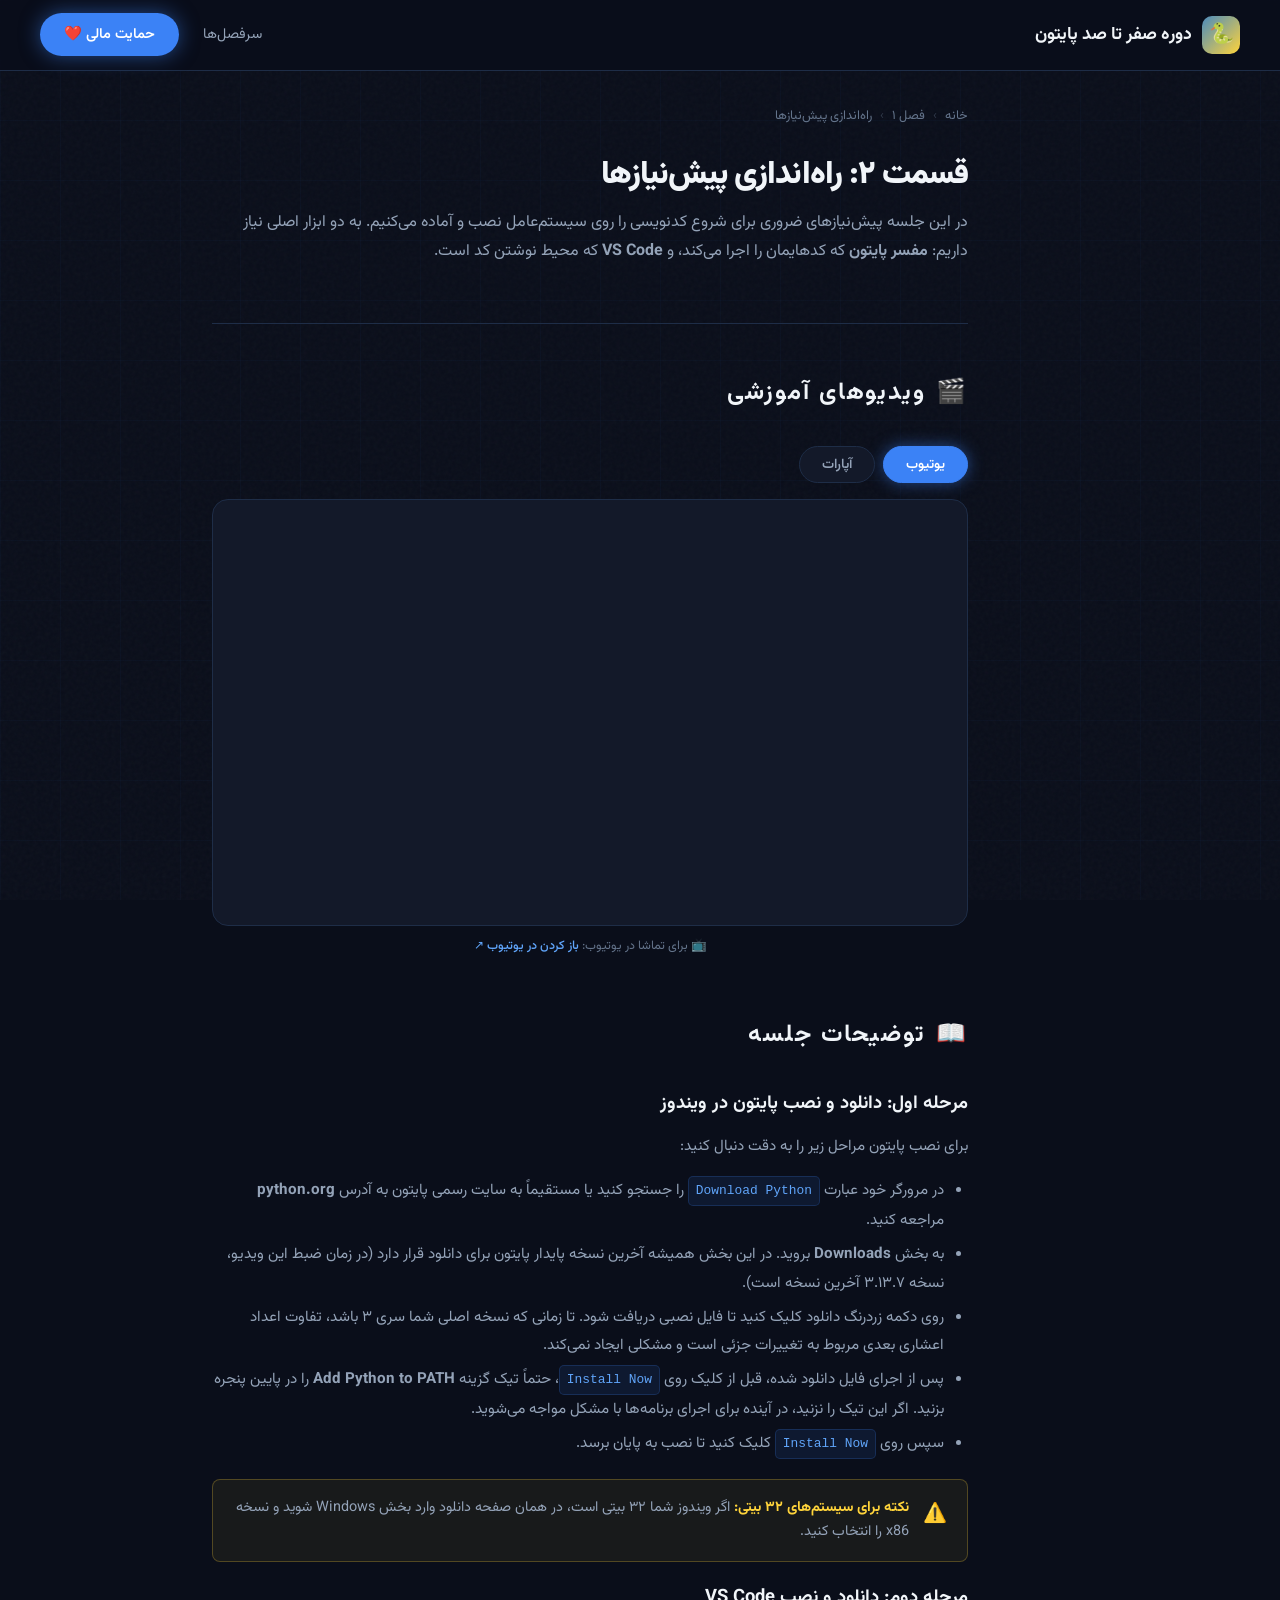
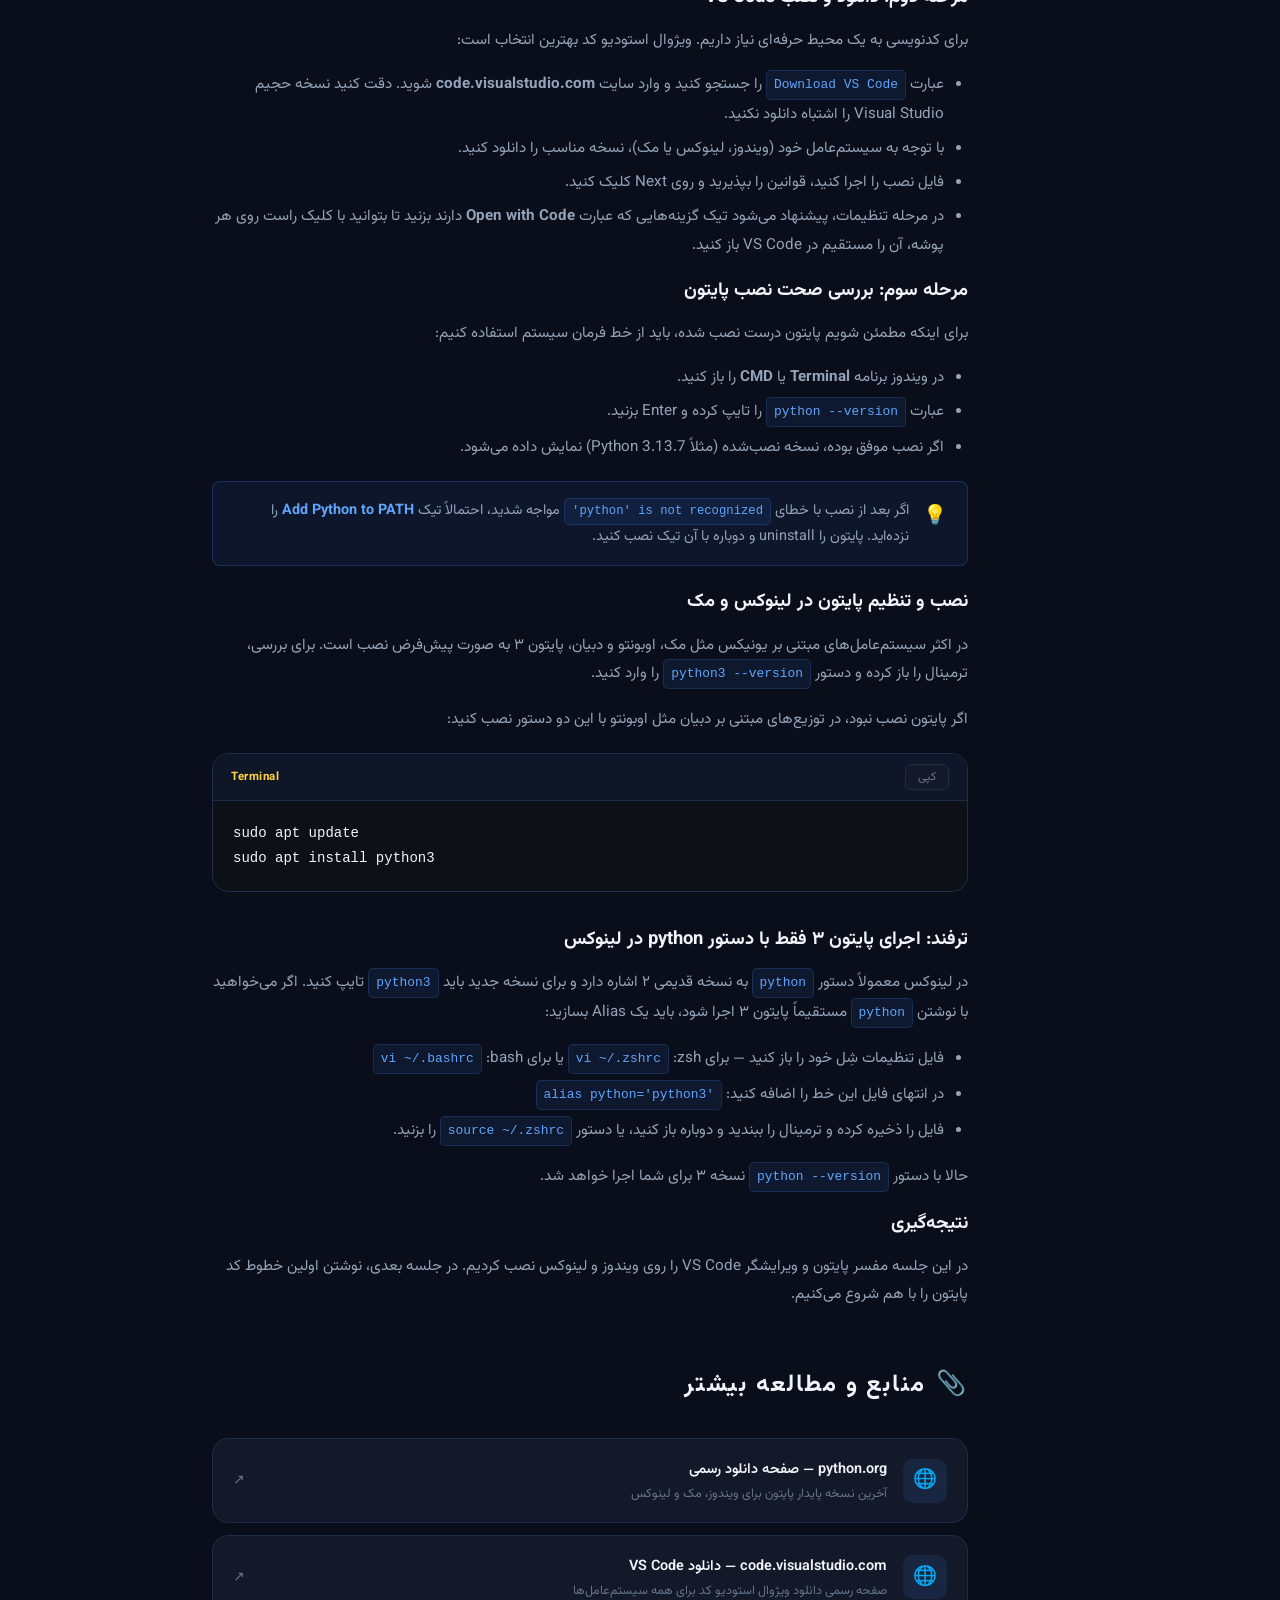
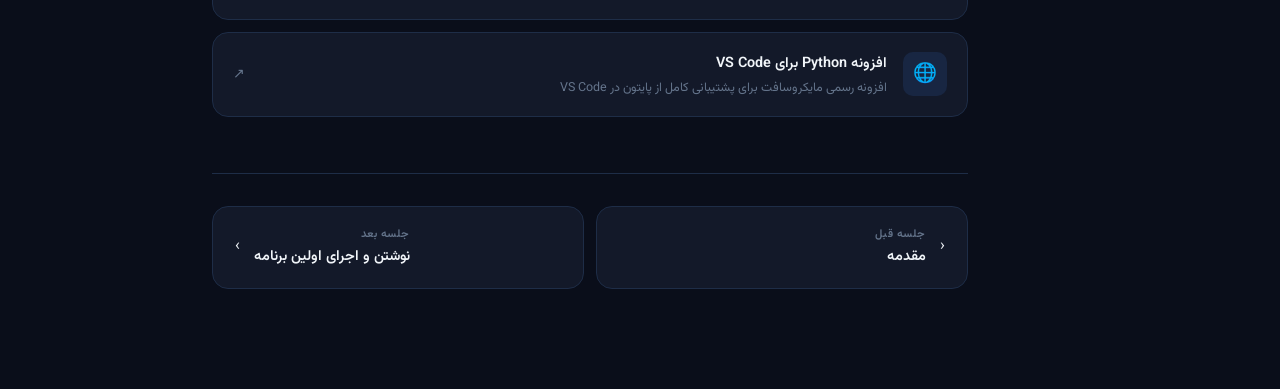
<file: 2.html>
<!doctype html>
<html lang="fa" dir="rtl">
  <head>
    <meta charset="UTF-8" />
    <meta name="viewport" content="width=device-width, initial-scale=1.0" />
    <title>دوره صفر تا صد پایتون – مدرس: ادریس رنجبر</title>
    <meta
      name="description"
      content="راه‌اندازی پیش‌نیازها — جلسه ۲ دوره صفر تا صد پایتون با ادریس رنجبر"
    />
    <link rel="icon" href="assets/icons/python.svg" type="image/svg+xml" />
    <link rel="stylesheet" href="assets/css/style.css" />
    <link rel="stylesheet" href="assets/css/lesson.css" />
    <script>
      !(function (e, t, n) {
        ((e.yektanetAnalyticsObject = n),
          (e[n] =
            e[n] ||
            function () {
              e[n].q.push(arguments);
            }),
          (e[n].q = e[n].q || []));
        var a = t.getElementsByTagName("head")[0],
          r = new Date(),
          c =
            "https://cdn.yektanet.com/superscript/EdTGnAiU/native-python.edii.ir-46990/yn_pub.js?v=" +
            r.getFullYear().toString() +
            "0" +
            r.getMonth() +
            "0" +
            r.getDate() +
            "0" +
            r.getHours(),
          s = t.createElement("link");
        ((s.rel = "preload"),
          (s.as = "script"),
          (s.href = c),
          a.appendChild(s));
        var l = t.createElement("script");
        ((l.async = !0), (l.src = c), a.appendChild(l));
      })(window, document, "yektanet");
    </script>
  </head>
  <body>
    <!-- ─── NAV ─── -->
    <nav>
      <a href="index.html" class="nav-logo">
        <div class="nav-logo-icon">🐍</div>
        <span class="nav-logo-text">دوره صفر تا صد پایتون</span>
      </a>
      <ul class="nav-links">
        <li><a href="index.html#curriculum">سرفصل‌ها</a></li>
        <li><a href="index.html#donate" class="nav-cta">حمایت مالی ❤️</a></li>
      </ul>
      <button
        id="nav-toggle"
        style="
          display: none;
          background: none;
          border: none;
          color: var(--text-secondary);
          font-size: 1.4rem;
          cursor: pointer;
        "
      >
        ☰
      </button>
    </nav>

    <!-- ─── LESSON LAYOUT ─── -->
    <div class="lesson-layout" style="position: relative; z-index: 1">
      <main class="lesson-main" data-lesson="2">
        <!-- BREADCRUMB -->
        <div class="breadcrumb">
          <a href="index.html">خانه</a>
          <span class="bc-sep">›</span>
          <a href="index.html#curriculum">فصل ۱</a>
          <span class="bc-sep">›</span>
          <span>راه‌اندازی پیش‌نیازها</span>
        </div>

        <!-- LESSON HEADER -->
        <div class="lesson-header">
          <h1 class="lesson-title">قسمت ۲: راه‌اندازی پیش‌نیازها</h1>
          <p class="lesson-lead">
            در این جلسه پیش‌نیازهای ضروری برای شروع کدنویسی را روی سیستم‌عامل
            نصب و آماده می‌کنیم. به دو ابزار اصلی نیاز داریم:
            <strong>مفسر پایتون</strong> که کدهایمان را اجرا می‌کند، و
            <strong>VS Code</strong> که محیط نوشتن کد است.
          </p>
        </div>

        <!-- ─── VIDEOS ─── -->
        <section class="lesson-section" id="videos">
          <div class="section-label">
            <span class="section-label-icon">🎬</span>
            ویدیوهای آموزشی
          </div>

          <div class="video-tabs">
            <button class="video-tab active" data-target="youtube-player">
              یوتیوب
            </button>
            <button class="video-tab" data-target="aparat-player">
              آپارات
            </button>
          </div>

          <!-- YOUTUBE -->
          <div class="video-player-wrap active" id="youtube-player">
            <div class="video-embed">
              <iframe
                src="https://www.youtube.com/embed/VIDEO_ID"
                title="آموزش پایتون ۲۰۲۶ - قسمت ۲: راه‌اندازی پیش‌نیازها"
                frameborder="0"
                allow="
                  accelerometer;
                  autoplay;
                  clipboard-write;
                  encrypted-media;
                  gyroscope;
                  picture-in-picture;
                  web-share;
                "
                referrerpolicy="strict-origin-when-cross-origin"
                allowfullscreen
              ></iframe>
            </div>
            <div class="video-caption">
              📺 برای تماشا در یوتیوب:
              <a
                href="https://youtube.com/watch?v=VIDEO_ID"
                target="_blank"
                rel="noopener"
                >باز کردن در یوتیوب ↗</a
              >
            </div>
          </div>

          <!-- APARAT -->
          <div class="video-player-wrap" id="aparat-player">
            <div class="video-embed">
              <iframe
                src="https://www.aparat.com/video/video/embed/videohash/APARAT_HASH/vt/frame"
                title="آموزش پایتون - قسمت ۲: راه‌اندازی پیش‌نیازها"
                frameborder="0"
                allowfullscreen
              ></iframe>
            </div>
            <div class="video-caption">
              🎥 برای تماشا در آپارات:
              <a
                href="https://aparat.com/v/APARAT_HASH"
                target="_blank"
                rel="noopener"
                >باز کردن در آپارات ↗</a
              >
            </div>
          </div>
        </section>

        <!-- ─── DESCRIPTION ─── -->
        <section class="lesson-section" id="description">
          <div class="section-label">
            <span class="section-label-icon">📖</span>
            توضیحات جلسه
          </div>

          <div class="lesson-content">
            <section>
              <h2>مرحله اول: دانلود و نصب پایتون در ویندوز</h2>
              <p>برای نصب پایتون مراحل زیر را به دقت دنبال کنید:</p>
              <ul>
                <li>
                  در مرورگر خود عبارت <code>Download Python</code> را جستجو کنید
                  یا مستقیماً به سایت رسمی پایتون به آدرس
                  <strong>python.org</strong> مراجعه کنید.
                </li>
                <li>
                  به بخش <strong>Downloads</strong> بروید. در این بخش همیشه
                  آخرین نسخه پایدار پایتون برای دانلود قرار دارد (در زمان ضبط
                  این ویدیو، نسخه ۳.۱۳.۷ آخرین نسخه است).
                </li>
                <li>
                  روی دکمه زردرنگ دانلود کلیک کنید تا فایل نصبی دریافت شود. تا
                  زمانی که نسخه اصلی شما سری ۳ باشد، تفاوت اعداد اعشاری بعدی
                  مربوط به تغییرات جزئی است و مشکلی ایجاد نمی‌کند.
                </li>
                <li>
                  پس از اجرای فایل دانلود شده، قبل از کلیک روی
                  <code>Install Now</code>، حتماً تیک گزینه
                  <strong>Add Python to PATH</strong> را در پایین پنجره بزنید.
                  اگر این تیک را نزنید، در آینده برای اجرای برنامه‌ها با مشکل
                  مواجه می‌شوید.
                </li>
                <li>
                  سپس روی <code>Install Now</code> کلیک کنید تا نصب به پایان
                  برسد.
                </li>
              </ul>

              <div class="info-box info-box-yellow">
                <span class="info-box-icon">⚠️</span>
                <div>
                  <strong>نکته برای سیستم‌های ۳۲ بیتی:</strong> اگر ویندوز شما
                  ۳۲ بیتی است، در همان صفحه دانلود وارد بخش Windows شوید و نسخه
                  x86 را انتخاب کنید.
                </div>
              </div>
            </section>

            <section>
              <h2>مرحله دوم: دانلود و نصب VS Code</h2>
              <p>
                برای کدنویسی به یک محیط حرفه‌ای نیاز داریم. ویژوال استودیو کد
                بهترین انتخاب است:
              </p>
              <ul>
                <li>
                  عبارت <code>Download VS Code</code> را جستجو کنید و وارد سایت
                  <strong>code.visualstudio.com</strong> شوید. دقت کنید نسخه
                  حجیم Visual Studio را اشتباه دانلود نکنید.
                </li>
                <li>
                  با توجه به سیستم‌عامل خود (ویندوز، لینوکس یا مک)، نسخه مناسب
                  را دانلود کنید.
                </li>
                <li>
                  فایل نصب را اجرا کنید، قوانین را بپذیرید و روی Next کلیک کنید.
                </li>
                <li>
                  در مرحله تنظیمات، پیشنهاد می‌شود تیک گزینه‌هایی که عبارت
                  <strong>Open with Code</strong> دارند بزنید تا بتوانید با کلیک
                  راست روی هر پوشه، آن را مستقیم در VS Code باز کنید.
                </li>
              </ul>
            </section>

            <section>
              <h2>مرحله سوم: بررسی صحت نصب پایتون</h2>
              <p>
                برای اینکه مطمئن شویم پایتون درست نصب شده، باید از خط فرمان
                سیستم استفاده کنیم:
              </p>
              <ul>
                <li>
                  در ویندوز برنامه <strong>Terminal</strong> یا
                  <strong>CMD</strong> را باز کنید.
                </li>
                <li>
                  عبارت <code>python --version</code> را تایپ کرده و Enter
                  بزنید.
                </li>
                <li>
                  اگر نصب موفق بوده، نسخه نصب‌شده (مثلاً Python 3.13.7) نمایش
                  داده می‌شود.
                </li>
              </ul>

              <div class="info-box info-box-blue">
                <span class="info-box-icon">💡</span>
                <div>
                  اگر بعد از نصب با خطای
                  <code>'python' is not recognized</code> مواجه شدید، احتمالاً
                  تیک <strong>Add Python to PATH</strong> را نزده‌اید. پایتون را
                  uninstall و دوباره با آن تیک نصب کنید.
                </div>
              </div>
            </section>

            <section>
              <h2>نصب و تنظیم پایتون در لینوکس و مک</h2>
              <p>
                در اکثر سیستم‌عامل‌های مبتنی بر یونیکس مثل مک، اوبونتو و دبیان،
                پایتون ۳ به صورت پیش‌فرض نصب است. برای بررسی، ترمینال را باز
                کرده و دستور <code>python3 --version</code> را وارد کنید.
              </p>
              <p>
                اگر پایتون نصب نبود، در توزیع‌های مبتنی بر دبیان مثل اوبونتو با
                این دو دستور نصب کنید:
              </p>

              <div class="code-block">
                <div class="code-block-header">
                  <span class="code-lang">Terminal</span>
                  <button class="copy-btn" onclick="copyCode(this)">کپی</button>
                </div>
                <pre><code>sudo apt update
sudo apt install python3</code></pre>
              </div>

              <h2>ترفند: اجرای پایتون ۳ فقط با دستور python در لینوکس</h2>
              <p>
                در لینوکس معمولاً دستور <code>python</code> به نسخه قدیمی ۲
                اشاره دارد و برای نسخه جدید باید <code>python3</code> تایپ کنید.
                اگر می‌خواهید با نوشتن <code>python</code> مستقیماً پایتون ۳
                اجرا شود، باید یک Alias بسازید:
              </p>
              <ul>
                <li>
                  فایل تنظیمات شِل خود را باز کنید — برای zsh:
                  <code>vi ~/.zshrc</code> یا برای bash:
                  <code>vi ~/.bashrc</code>
                </li>
                <li>
                  در انتهای فایل این خط را اضافه کنید:
                  <code>alias python='python3'</code>
                </li>
                <li>
                  فایل را ذخیره کرده و ترمینال را ببندید و دوباره باز کنید، یا
                  دستور <code>source ~/.zshrc</code> را بزنید.
                </li>
              </ul>
              <p>
                حالا با دستور <code>python --version</code> نسخه ۳ برای شما اجرا
                خواهد شد.
              </p>
            </section>

            <section>
              <h2>نتیجه‌گیری</h2>
              <p>
                در این جلسه مفسر پایتون و ویرایشگر VS Code را روی ویندوز و
                لینوکس نصب کردیم. در جلسه بعدی، نوشتن اولین خطوط کد پایتون را با
                هم شروع می‌کنیم.
              </p>
            </section>
          </div>
        </section>

        <!-- ─── REFERENCES ─── -->
        <section class="lesson-section" id="references">
          <div class="section-label">
            <span class="section-label-icon">📎</span>
            منابع و مطالعه بیشتر
          </div>

          <div class="reference-list">
            <a
              href="https://www.python.org/downloads/"
              target="_blank"
              rel="noopener"
              class="reference-card"
            >
              <div class="ref-icon ref-icon-blue">🌐</div>
              <div class="ref-body">
                <div class="ref-title">python.org — صفحه دانلود رسمی</div>
                <div class="ref-desc">
                  آخرین نسخه پایدار پایتون برای ویندوز، مک و لینوکس
                </div>
              </div>
              <span class="ref-arrow">↗</span>
            </a>

            <a
              href="https://code.visualstudio.com/"
              target="_blank"
              rel="noopener"
              class="reference-card"
            >
              <div class="ref-icon ref-icon-blue">🌐</div>
              <div class="ref-body">
                <div class="ref-title">
                  code.visualstudio.com — دانلود VS Code
                </div>
                <div class="ref-desc">
                  صفحه رسمی دانلود ویژوال استودیو کد برای همه سیستم‌عامل‌ها
                </div>
              </div>
              <span class="ref-arrow">↗</span>
            </a>

            <a
              href="https://marketplace.visualstudio.com/items?itemName=ms-python.python"
              target="_blank"
              rel="noopener"
              class="reference-card"
            >
              <div class="ref-icon ref-icon-blue">🌐</div>
              <div class="ref-body">
                <div class="ref-title">افزونه Python برای VS Code</div>
                <div class="ref-desc">
                  افزونه رسمی مایکروسافت برای پشتیبانی کامل از پایتون در VS Code
                </div>
              </div>
              <span class="ref-arrow">↗</span>
            </a>
          </div>
        </section>

        <!-- ─── NAVIGATION ─── -->
        <div class="lesson-nav-btns">
          <a href="1.html" class="lesson-nav-btn lesson-nav-prev">
            <span>‹</span>
            <div>
              <div class="nav-btn-label">جلسه قبل</div>
              <div class="nav-btn-title">مقدمه</div>
            </div>
          </a>
          <a href="3.html" class="lesson-nav-btn lesson-nav-next">
            <div style="text-align: right">
              <div class="nav-btn-label">جلسه بعد</div>
              <div class="nav-btn-title">نوشتن و اجرای اولین برنامه</div>
            </div>
            <span>›</span>
          </a>
        </div>
      </main>
    </div>
    <!-- end lesson-layout -->

    <script src="assets/js/lesson.js"></script>
  </body>
</html>
</file>
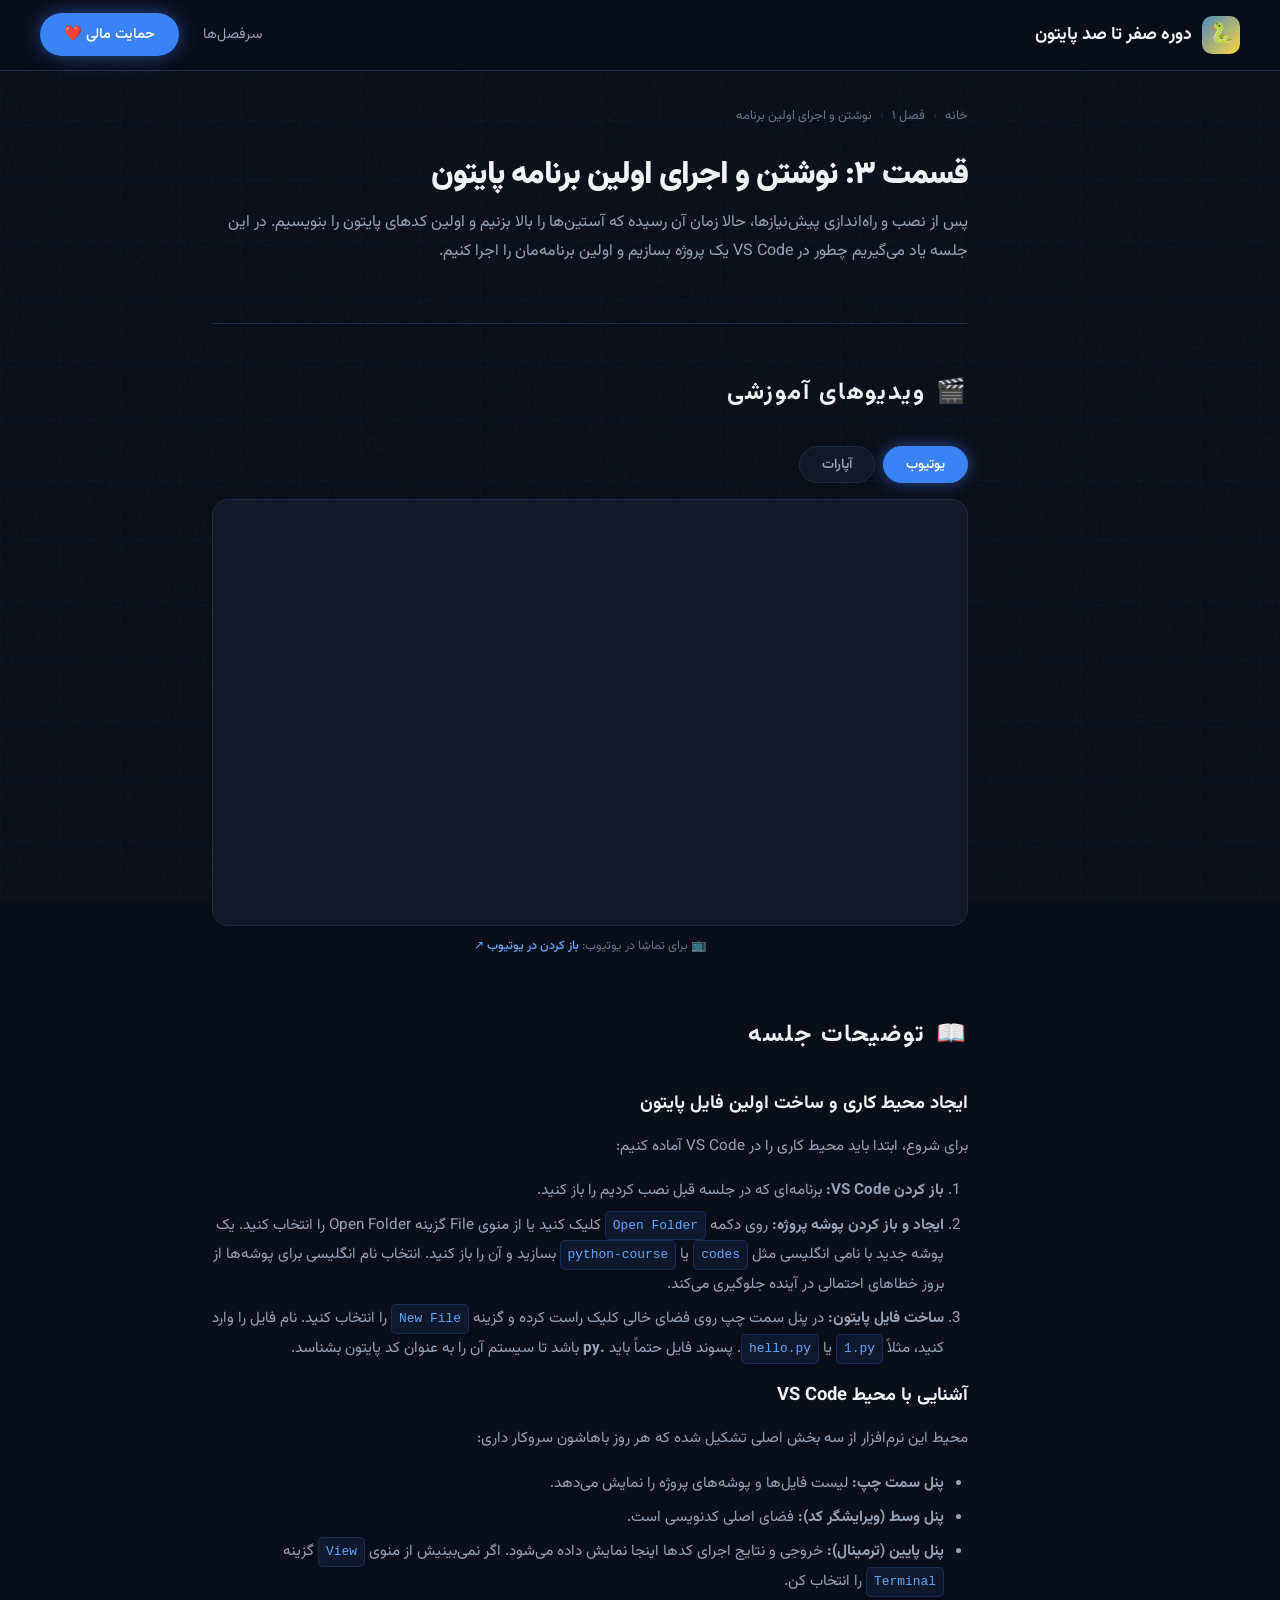
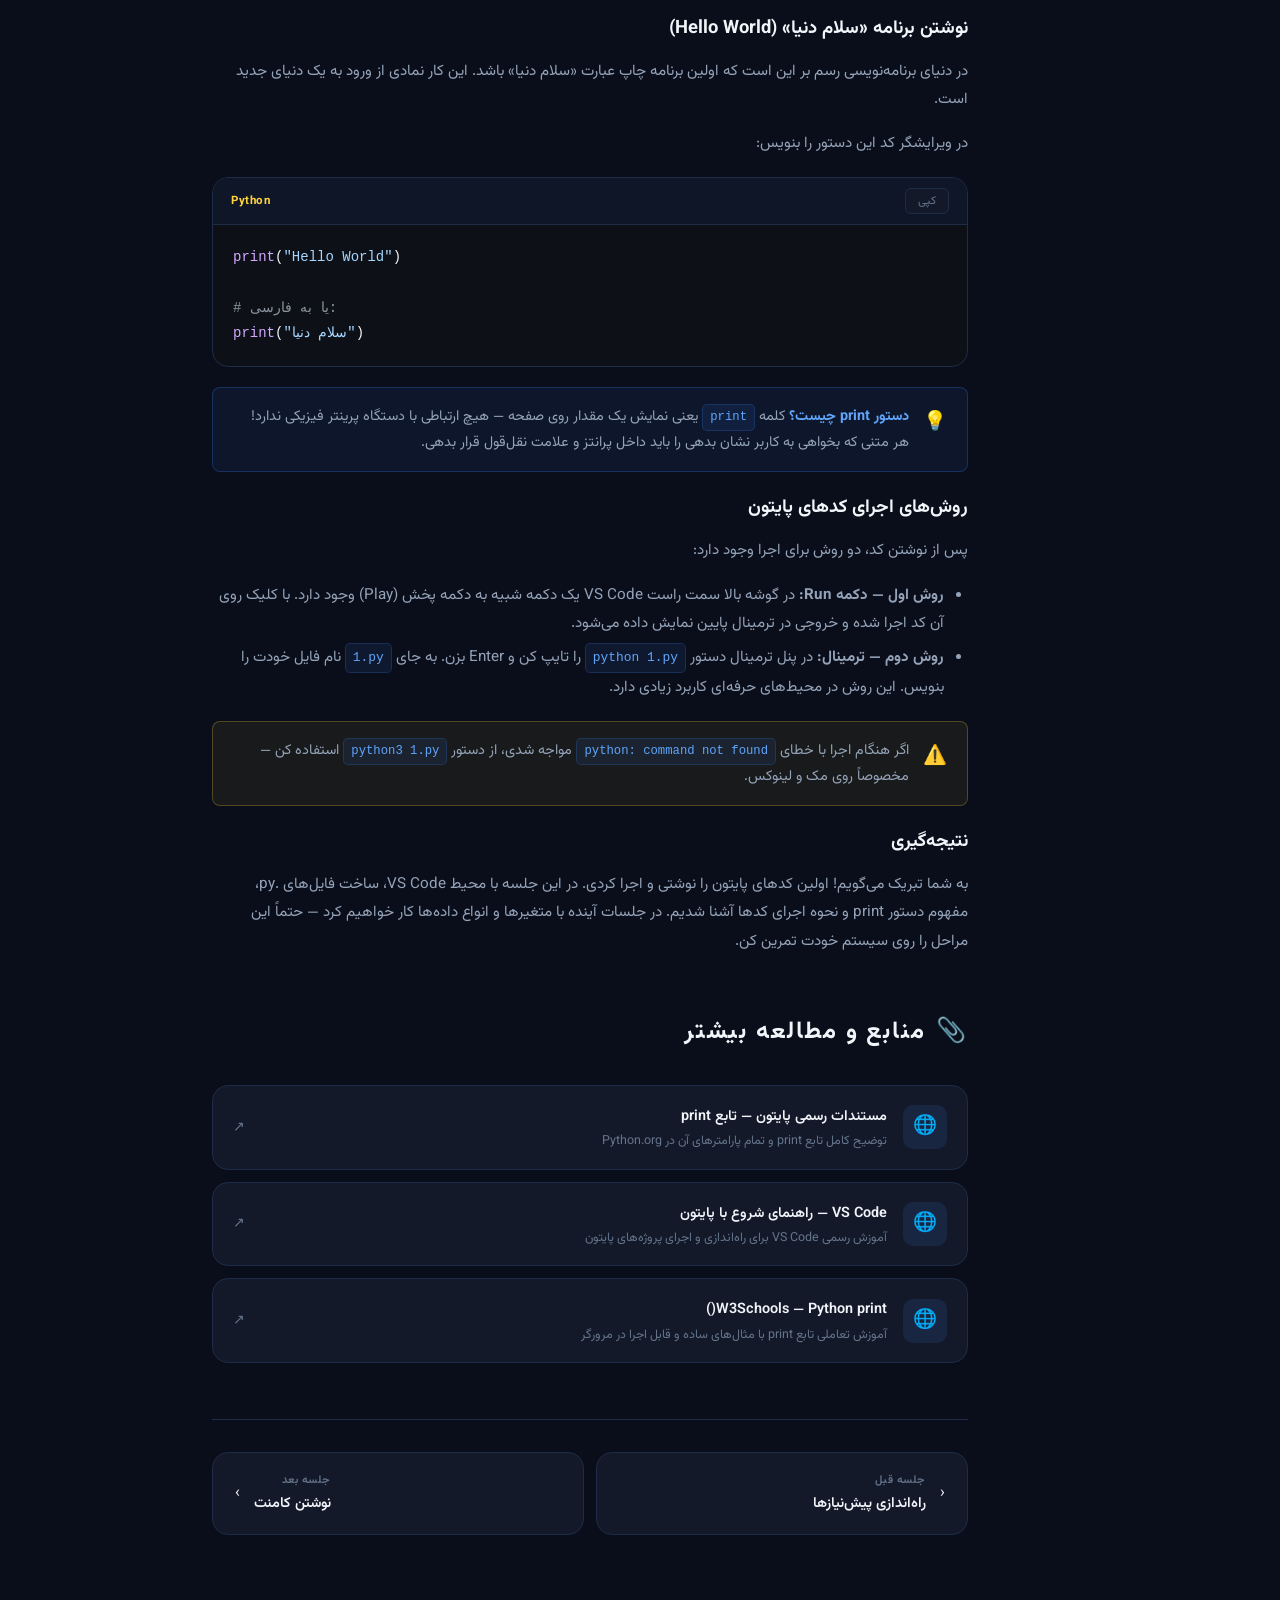
<file: 3.html>
<!doctype html>
<html lang="fa" dir="rtl">
  <head>
    <meta charset="UTF-8" />
    <meta name="viewport" content="width=device-width, initial-scale=1.0" />
    <title>دوره صفر تا صد پایتون – مدرس: ادریس رنجبر</title>
    <meta
      name="description"
      content="نوشتن و اجرای اولین برنامه پایتون — جلسه ۳ دوره صفر تا صد پایتون با ادریس رنجبر"
    />
    <link rel="icon" href="assets/icons/python.svg" type="image/svg+xml" />
    <link rel="stylesheet" href="assets/css/style.css" />
    <link rel="stylesheet" href="assets/css/lesson.css" />
    <script>
      !(function (e, t, n) {
        ((e.yektanetAnalyticsObject = n),
          (e[n] =
            e[n] ||
            function () {
              e[n].q.push(arguments);
            }),
          (e[n].q = e[n].q || []));
        var a = t.getElementsByTagName("head")[0],
          r = new Date(),
          c =
            "https://cdn.yektanet.com/superscript/EdTGnAiU/native-python.edii.ir-46990/yn_pub.js?v=" +
            r.getFullYear().toString() +
            "0" +
            r.getMonth() +
            "0" +
            r.getDate() +
            "0" +
            r.getHours(),
          s = t.createElement("link");
        ((s.rel = "preload"),
          (s.as = "script"),
          (s.href = c),
          a.appendChild(s));
        var l = t.createElement("script");
        ((l.async = !0), (l.src = c), a.appendChild(l));
      })(window, document, "yektanet");
    </script>
  </head>
  <body>
    <!-- ─── NAV ─── -->
    <nav>
      <a href="index.html" class="nav-logo">
        <div class="nav-logo-icon">🐍</div>
        <span class="nav-logo-text">دوره صفر تا صد پایتون</span>
      </a>
      <ul class="nav-links">
        <li><a href="index.html#curriculum">سرفصل‌ها</a></li>
        <li><a href="index.html#donate" class="nav-cta">حمایت مالی ❤️</a></li>
      </ul>
      <button
        id="nav-toggle"
        style="
          display: none;
          background: none;
          border: none;
          color: var(--text-secondary);
          font-size: 1.4rem;
          cursor: pointer;
        "
      >
        ☰
      </button>
    </nav>

    <!-- ─── LESSON LAYOUT ─── -->
    <div class="lesson-layout" style="position: relative; z-index: 1">
      <main class="lesson-main" data-lesson="3">
        <!-- BREADCRUMB -->
        <div class="breadcrumb">
          <a href="index.html">خانه</a>
          <span class="bc-sep">›</span>
          <a href="index.html#curriculum">فصل ۱</a>
          <span class="bc-sep">›</span>
          <span>نوشتن و اجرای اولین برنامه</span>
        </div>

        <!-- LESSON HEADER -->
        <div class="lesson-header">
          <h1 class="lesson-title">
            قسمت ۳: نوشتن و اجرای اولین برنامه پایتون
          </h1>
          <p class="lesson-lead">
            پس از نصب و راه‌اندازی پیش‌نیازها، حالا زمان آن رسیده که آستین‌ها را
            بالا بزنیم و اولین کدهای پایتون را بنویسیم. در این جلسه یاد می‌گیریم
            چطور در VS Code یک پروژه بسازیم و اولین برنامه‌مان را اجرا کنیم.
          </p>
        </div>

        <!-- ─── VIDEOS ─── -->
        <section class="lesson-section" id="videos">
          <div class="section-label">
            <span class="section-label-icon">🎬</span>
            ویدیوهای آموزشی
          </div>

          <div class="video-tabs">
            <button class="video-tab active" data-target="youtube-player">
              یوتیوب
            </button>
            <button class="video-tab" data-target="aparat-player">
              آپارات
            </button>
          </div>

          <!-- YOUTUBE -->
          <div class="video-player-wrap active" id="youtube-player">
            <div class="video-embed">
              <iframe
                src="https://www.youtube.com/embed/VIDEO_ID"
                title="آموزش پایتون ۲۰۲۶ - قسمت ۳: نوشتن و اجرای اولین برنامه"
                frameborder="0"
                allow="
                  accelerometer;
                  autoplay;
                  clipboard-write;
                  encrypted-media;
                  gyroscope;
                  picture-in-picture;
                  web-share;
                "
                referrerpolicy="strict-origin-when-cross-origin"
                allowfullscreen
              ></iframe>
            </div>
            <div class="video-caption">
              📺 برای تماشا در یوتیوب:
              <a
                href="https://youtube.com/watch?v=VIDEO_ID"
                target="_blank"
                rel="noopener"
                >باز کردن در یوتیوب ↗</a
              >
            </div>
          </div>

          <!-- APARAT -->
          <div class="video-player-wrap" id="aparat-player">
            <div class="video-embed">
              <iframe
                src="https://www.aparat.com/video/video/embed/videohash/APARAT_HASH/vt/frame"
                title="آموزش پایتون - قسمت ۳: نوشتن و اجرای اولین برنامه"
                frameborder="0"
                allowfullscreen
              ></iframe>
            </div>
            <div class="video-caption">
              🎥 برای تماشا در آپارات:
              <a
                href="https://aparat.com/v/APARAT_HASH"
                target="_blank"
                rel="noopener"
                >باز کردن در آپارات ↗</a
              >
            </div>
          </div>
        </section>

        <!-- ─── DESCRIPTION ─── -->
        <section class="lesson-section" id="description">
          <div class="section-label">
            <span class="section-label-icon">📖</span>
            توضیحات جلسه
          </div>

          <div class="lesson-content">
            <section>
              <h2>ایجاد محیط کاری و ساخت اولین فایل پایتون</h2>
              <p>برای شروع، ابتدا باید محیط کاری را در VS Code آماده کنیم:</p>
              <ol>
                <li>
                  <strong>باز کردن VS Code:</strong> برنامه‌ای که در جلسه قبل
                  نصب کردیم را باز کنید.
                </li>
                <li>
                  <strong>ایجاد و باز کردن پوشه پروژه:</strong> روی دکمه
                  <code>Open Folder</code> کلیک کنید یا از منوی File گزینه Open
                  Folder را انتخاب کنید. یک پوشه جدید با نامی انگلیسی مثل
                  <code>codes</code> یا <code>python-course</code> بسازید و آن
                  را باز کنید. انتخاب نام انگلیسی برای پوشه‌ها از بروز خطاهای
                  احتمالی در آینده جلوگیری می‌کند.
                </li>
                <li>
                  <strong>ساخت فایل پایتون:</strong> در پنل سمت چپ روی فضای خالی
                  کلیک راست کرده و گزینه <code>New File</code> را انتخاب کنید.
                  نام فایل را وارد کنید، مثلاً <code>1.py</code> یا
                  <code>hello.py</code>. پسوند فایل حتماً باید
                  <strong>.py</strong> باشد تا سیستم آن را به عنوان کد پایتون
                  بشناسد.
                </li>
              </ol>
            </section>

            <section>
              <h2>آشنایی با محیط VS Code</h2>
              <p>
                محیط این نرم‌افزار از سه بخش اصلی تشکیل شده که هر روز باهاشون
                سروکار داری:
              </p>
              <ul>
                <li>
                  <strong>پنل سمت چپ:</strong> لیست فایل‌ها و پوشه‌های پروژه را
                  نمایش می‌دهد.
                </li>
                <li>
                  <strong>پنل وسط (ویرایشگر کد):</strong> فضای اصلی کدنویسی است.
                </li>
                <li>
                  <strong>پنل پایین (ترمینال):</strong> خروجی و نتایج اجرای کدها
                  اینجا نمایش داده می‌شود. اگر نمی‌بینیش از منوی
                  <code>View</code> گزینه <code>Terminal</code> را انتخاب کن.
                </li>
              </ul>
            </section>

            <section>
              <h2>نوشتن برنامه «سلام دنیا» (Hello World)</h2>
              <p>
                در دنیای برنامه‌نویسی رسم بر این است که اولین برنامه چاپ عبارت
                «سلام دنیا» باشد. این کار نمادی از ورود به یک دنیای جدید است.
              </p>
              <p>در ویرایشگر کد این دستور را بنویس:</p>

              <div class="code-block">
                <div class="code-block-header">
                  <span class="code-lang">Python</span>
                  <button class="copy-btn" onclick="copyCode(this)">کپی</button>
                </div>
                <pre><code><span class="token-function">print</span>(<span class="token-string">"Hello World"</span>)

<span class="token-comment"># یا به فارسی:</span>
<span class="token-function">print</span>(<span class="token-string">"سلام دنیا"</span>)</code></pre>
              </div>

              <div class="info-box info-box-blue">
                <span class="info-box-icon">💡</span>
                <div>
                  <strong>دستور print چیست؟</strong> کلمه
                  <code>print</code> یعنی نمایش یک مقدار روی صفحه — هیچ ارتباطی
                  با دستگاه پرینتر فیزیکی ندارد! هر متنی که بخواهی به کاربر نشان
                  بدهی را باید داخل پرانتز و علامت نقل‌قول قرار بدهی.
                </div>
              </div>
            </section>

            <section>
              <h2>روش‌های اجرای کدهای پایتون</h2>
              <p>پس از نوشتن کد، دو روش برای اجرا وجود دارد:</p>
              <ul>
                <li>
                  <strong>روش اول — دکمه Run:</strong> در گوشه بالا سمت راست VS
                  Code یک دکمه شبیه به دکمه پخش (Play) وجود دارد. با کلیک روی آن
                  کد اجرا شده و خروجی در ترمینال پایین نمایش داده می‌شود.
                </li>
                <li>
                  <strong>روش دوم — ترمینال:</strong> در پنل ترمینال دستور
                  <code>python 1.py</code> را تایپ کن و Enter بزن. به جای
                  <code>1.py</code> نام فایل خودت را بنویس. این روش در محیط‌های
                  حرفه‌ای کاربرد زیادی دارد.
                </li>
              </ul>

              <div class="info-box info-box-yellow">
                <span class="info-box-icon">⚠️</span>
                <div>
                  اگر هنگام اجرا با خطای
                  <code>python: command not found</code> مواجه شدی، از دستور
                  <code>python3 1.py</code> استفاده کن — مخصوصاً روی مک و
                  لینوکس.
                </div>
              </div>
            </section>

            <section>
              <h2>نتیجه‌گیری</h2>
              <p>
                به شما تبریک می‌گویم! اولین کدهای پایتون را نوشتی و اجرا کردی.
                در این جلسه با محیط VS Code، ساخت فایل‌های .py، مفهوم دستور
                print و نحوه اجرای کدها آشنا شدیم. در جلسات آینده با متغیرها و
                انواع داده‌ها کار خواهیم کرد — حتماً این مراحل را روی سیستم خودت
                تمرین کن.
              </p>
            </section>
          </div>
        </section>

        <!-- ─── REFERENCES ─── -->
        <section class="lesson-section" id="references">
          <div class="section-label">
            <span class="section-label-icon">📎</span>
            منابع و مطالعه بیشتر
          </div>

          <div class="reference-list">
            <a
              href="https://docs.python.org/3/library/functions.html#print"
              target="_blank"
              rel="noopener"
              class="reference-card"
            >
              <div class="ref-icon ref-icon-blue">🌐</div>
              <div class="ref-body">
                <div class="ref-title">مستندات رسمی پایتون — تابع print</div>
                <div class="ref-desc">
                  توضیح کامل تابع print و تمام پارامترهای آن در Python.org
                </div>
              </div>
              <span class="ref-arrow">↗</span>
            </a>

            <a
              href="https://code.visualstudio.com/docs/python/python-tutorial"
              target="_blank"
              rel="noopener"
              class="reference-card"
            >
              <div class="ref-icon ref-icon-blue">🌐</div>
              <div class="ref-body">
                <div class="ref-title">VS Code — راهنمای شروع با پایتون</div>
                <div class="ref-desc">
                  آموزش رسمی VS Code برای راه‌اندازی و اجرای پروژه‌های پایتون
                </div>
              </div>
              <span class="ref-arrow">↗</span>
            </a>

            <a
              href="https://www.w3schools.com/python/ref_func_print.asp"
              target="_blank"
              rel="noopener"
              class="reference-card"
            >
              <div class="ref-icon ref-icon-blue">🌐</div>
              <div class="ref-body">
                <div class="ref-title">W3Schools — Python print()</div>
                <div class="ref-desc">
                  آموزش تعاملی تابع print با مثال‌های ساده و قابل اجرا در مرورگر
                </div>
              </div>
              <span class="ref-arrow">↗</span>
            </a>
          </div>
        </section>

        <!-- ─── NAVIGATION ─── -->
        <div class="lesson-nav-btns">
          <a href="2.html" class="lesson-nav-btn lesson-nav-prev">
            <span>‹</span>
            <div>
              <div class="nav-btn-label">جلسه قبل</div>
              <div class="nav-btn-title">راه‌اندازی پیش‌نیازها</div>
            </div>
          </a>
          <a href="4.html" class="lesson-nav-btn lesson-nav-next">
            <div style="text-align: right">
              <div class="nav-btn-label">جلسه بعد</div>
              <div class="nav-btn-title">نوشتن کامنت</div>
            </div>
            <span>›</span>
          </a>
        </div>
      </main>
    </div>
    <!-- end lesson-layout -->

    <script src="assets/js/lesson.js"></script>
  </body>
</html>
</file>
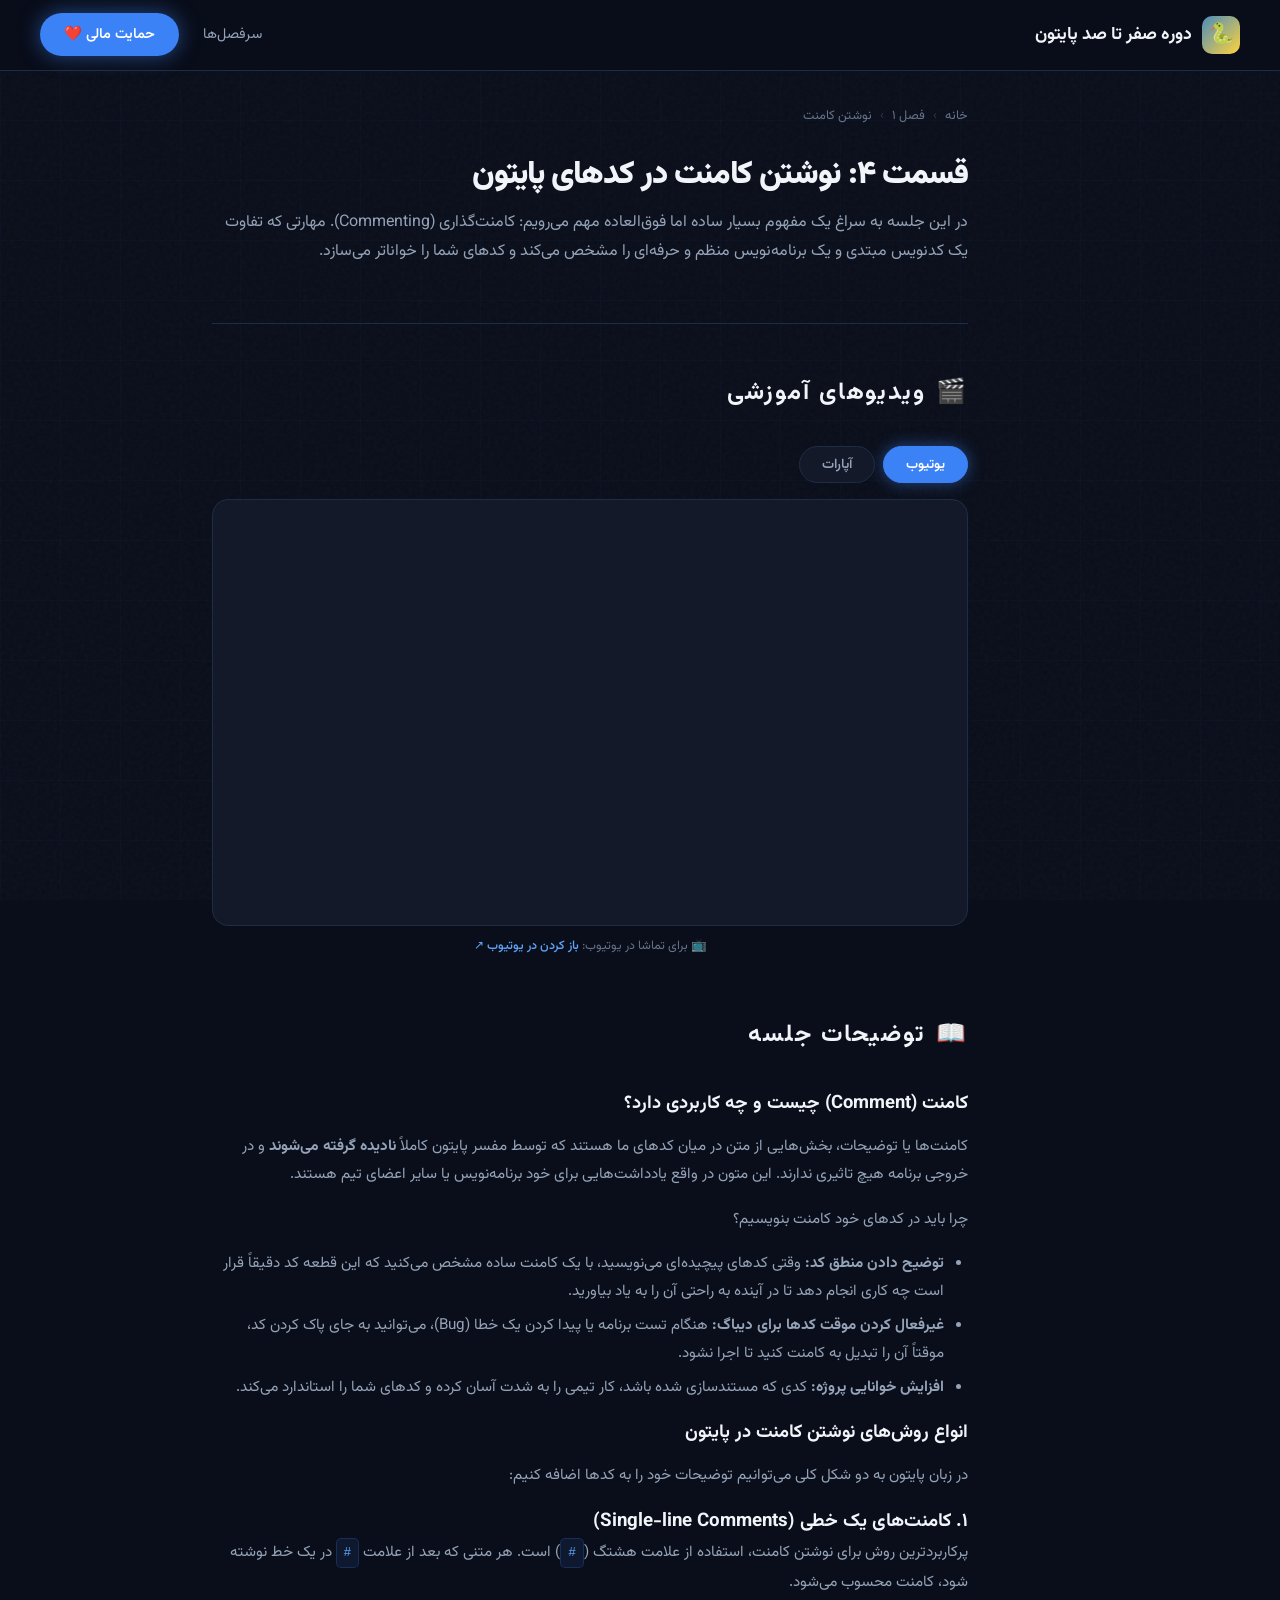
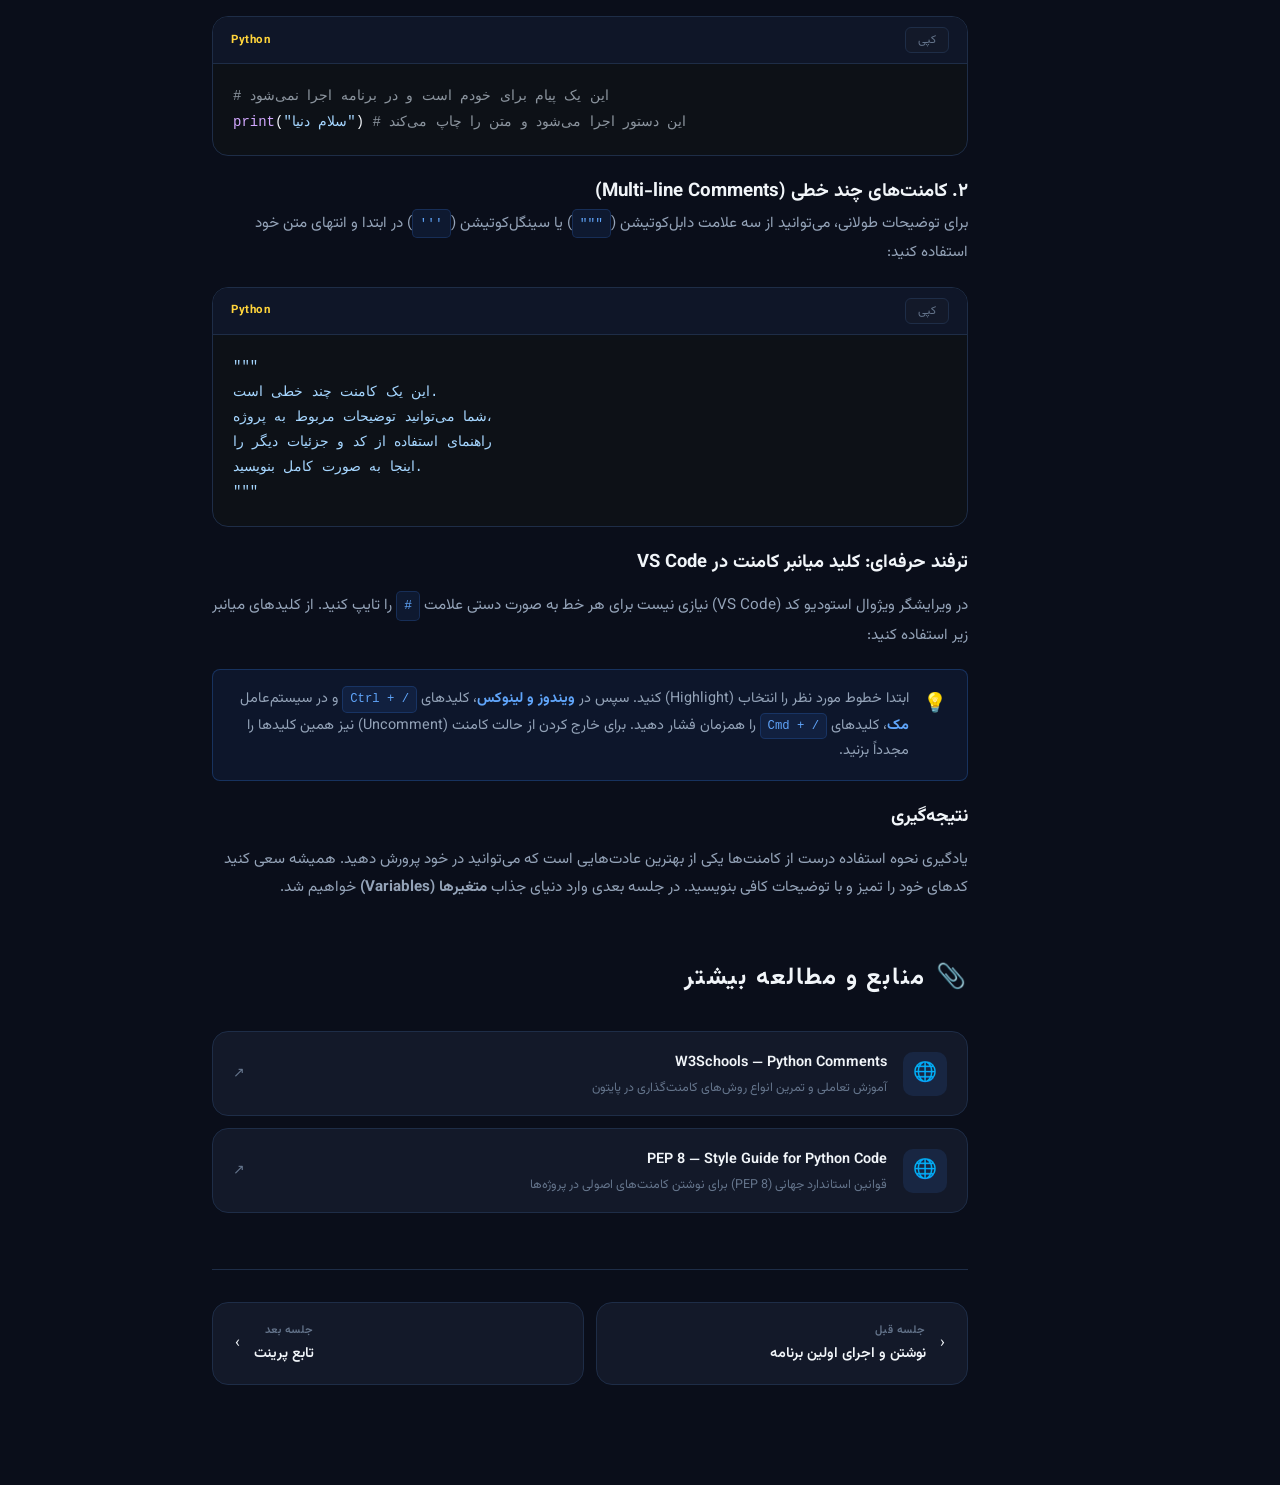
<file: 4.html>
<!doctype html>
<html lang="fa" dir="rtl">
  <head>
    <meta charset="UTF-8" />
    <meta name="viewport" content="width=device-width, initial-scale=1.0" />
    <title>دوره صفر تا صد پایتون – مدرس: ادریس رنجبر</title>
    <meta
      name="description"
      content="نوشتن کامنت در کدهای پایتون — جلسه ۴ دوره صفر تا صد پایتون با ادریس رنجبر"
    />
    <link rel="icon" href="assets/icons/python.svg" type="image/svg+xml" />
    <link rel="stylesheet" href="assets/css/style.css" />
    <link rel="stylesheet" href="assets/css/lesson.css" />
    <script>
      !(function (e, t, n) {
        ((e.yektanetAnalyticsObject = n),
          (e[n] =
            e[n] ||
            function () {
              e[n].q.push(arguments);
            }),
          (e[n].q = e[n].q || []));
        var a = t.getElementsByTagName("head")[0],
          r = new Date(),
          c =
            "https://cdn.yektanet.com/superscript/EdTGnAiU/native-python.edii.ir-46990/yn_pub.js?v=" +
            r.getFullYear().toString() +
            "0" +
            r.getMonth() +
            "0" +
            r.getDate() +
            "0" +
            r.getHours(),
          s = t.createElement("link");
        ((s.rel = "preload"),
          (s.as = "script"),
          (s.href = c),
          a.appendChild(s));
        var l = t.createElement("script");
        ((l.async = !0), (l.src = c), a.appendChild(l));
      })(window, document, "yektanet");
    </script>
  </head>
  <body>
    <nav>
      <a href="index.html" class="nav-logo">
        <div class="nav-logo-icon">🐍</div>
        <span class="nav-logo-text">دوره صفر تا صد پایتون</span>
      </a>
      <ul class="nav-links">
        <li><a href="index.html#curriculum">سرفصل‌ها</a></li>
        <li><a href="index.html#donate" class="nav-cta">حمایت مالی ❤️</a></li>
      </ul>
      <button
        id="nav-toggle"
        style="
          display: none;
          background: none;
          border: none;
          color: var(--text-secondary);
          font-size: 1.4rem;
          cursor: pointer;
        "
      >
        ☰
      </button>
    </nav>

    <div class="lesson-layout" style="position: relative; z-index: 1">
      <main class="lesson-main" data-lesson="4">
        <div class="breadcrumb">
          <a href="index.html">خانه</a>
          <span class="bc-sep">›</span>
          <a href="index.html#curriculum">فصل ۱</a>
          <span class="bc-sep">›</span>
          <span>نوشتن کامنت</span>
        </div>

        <div class="lesson-header">
          <h1 class="lesson-title">قسمت ۴: نوشتن کامنت در کدهای پایتون</h1>
          <p class="lesson-lead">
            در این جلسه به سراغ یک مفهوم بسیار ساده اما فوق‌العاده مهم می‌رویم:
            کامنت‌گذاری (Commenting). مهارتی که تفاوت یک کدنویس مبتدی و یک
            برنامه‌نویس منظم و حرفه‌ای را مشخص می‌کند و کدهای شما را خواناتر
            می‌سازد.
          </p>
        </div>

        <section class="lesson-section" id="videos">
          <div class="section-label">
            <span class="section-label-icon">🎬</span>
            ویدیوهای آموزشی
          </div>

          <div class="video-tabs">
            <button class="video-tab active" data-target="youtube-player">
              یوتیوب
            </button>
            <button class="video-tab" data-target="aparat-player">
              آپارات
            </button>
          </div>

          <div class="video-player-wrap active" id="youtube-player">
            <div class="video-embed">
              <iframe
                src="https://www.youtube.com/embed/jqRJGsCobvo"
                title="آموزش پایتون ۲۰۲۶ - نوشتن کامنت"
                frameborder="0"
                allow="
                  accelerometer;
                  autoplay;
                  clipboard-write;
                  encrypted-media;
                  gyroscope;
                  picture-in-picture;
                  web-share;
                "
                referrerpolicy="strict-origin-when-cross-origin"
                allowfullscreen
              ></iframe>
            </div>
            <div class="video-caption">
              📺 برای تماشا در یوتیوب:
              <a
                href="https://youtube.com/watch?v=jqRJGsCobvo"
                target="_blank"
                rel="noopener"
                >باز کردن در یوتیوب ↗</a
              >
            </div>
          </div>

          <div class="video-player-wrap" id="aparat-player">
            <div class="video-embed">
              <iframe
                src="https://www.aparat.com/video/video/embed/videohash/APARAT_HASH/vt/frame"
                title="آموزش پایتون - نوشتن کامنت"
                frameborder="0"
                allowfullscreen
              ></iframe>
            </div>
            <div class="video-caption">
              🎥 برای تماشا در آپارات:
              <a
                href="https://aparat.com/v/APARAT_HASH"
                target="_blank"
                rel="noopener"
                >باز کردن در آپارات ↗</a
              >
            </div>
          </div>
        </section>

        <section class="lesson-section" id="description">
          <div class="section-label">
            <span class="section-label-icon">📖</span>
            توضیحات جلسه
          </div>

          <div class="lesson-content">
            <section>
              <h2>کامنت (Comment) چیست و چه کاربردی دارد؟</h2>
              <p>
                کامنت‌ها یا توضیحات، بخش‌هایی از متن در میان کدهای ما هستند که
                توسط مفسر پایتون کاملاً <strong>نادیده گرفته می‌شوند</strong> و
                در خروجی برنامه هیچ تاثیری ندارند. این متون در واقع یادداشت‌هایی
                برای خود برنامه‌نویس یا سایر اعضای تیم هستند.
              </p>
              <p>چرا باید در کدهای خود کامنت بنویسیم؟</p>
              <ul>
                <li>
                  <strong>توضیح دادن منطق کد:</strong> وقتی کدهای پیچیده‌ای
                  می‌نویسید، با یک کامنت ساده مشخص می‌کنید که این قطعه کد دقیقاً
                  قرار است چه کاری انجام دهد تا در آینده به راحتی آن را به یاد
                  بیاورید.
                </li>
                <li>
                  <strong>غیرفعال کردن موقت کدها برای دیباگ:</strong> هنگام تست
                  برنامه یا پیدا کردن یک خطا (Bug)، می‌توانید به جای پاک کردن
                  کد، موقتاً آن را تبدیل به کامنت کنید تا اجرا نشود.
                </li>
                <li>
                  <strong>افزایش خوانایی پروژه:</strong> کدی که مستندسازی شده
                  باشد، کار تیمی را به شدت آسان کرده و کدهای شما را استاندارد
                  می‌کند.
                </li>
              </ul>
            </section>

            <section>
              <h2>انواع روش‌های نوشتن کامنت در پایتون</h2>
              <p>
                در زبان پایتون به دو شکل کلی می‌توانیم توضیحات خود را به کدها
                اضافه کنیم:
              </p>

              <h3>۱. کامنت‌های یک خطی (Single-line Comments)</h3>
              <p>
                پرکاربردترین روش برای نوشتن کامنت، استفاده از علامت هشتگ
                (<code>#</code>) است. هر متنی که بعد از علامت <code>#</code> در
                یک خط نوشته شود، کامنت محسوب می‌شود.
              </p>

              <div class="code-block">
                <div class="code-block-header">
                  <span class="code-lang">Python</span>
                  <button class="copy-btn" onclick="copyCode(this)">کپی</button>
                </div>
                <pre><code><span class="token-comment"># این یک پیام برای خودم است و در برنامه اجرا نمی‌شود</span>
<span class="token-function">print</span>(<span class="token-string">"سلام دنیا"</span>) <span class="token-comment"># این دستور اجرا می‌شود و متن را چاپ می‌کند</span></code></pre>
              </div>

              <h3>۲. کامنت‌های چند خطی (Multi-line Comments)</h3>
              <p>
                برای توضیحات طولانی، می‌توانید از سه علامت دابل‌کوتیشن
                (<code>"""</code>) یا سینگل‌کوتیشن (<code>'''</code>) در ابتدا و
                انتهای متن خود استفاده کنید:
              </p>

              <div class="code-block">
                <div class="code-block-header">
                  <span class="code-lang">Python</span>
                  <button class="copy-btn" onclick="copyCode(this)">کپی</button>
                </div>
                <pre><code><span class="token-string">"""
این یک کامنت چند خطی است.
شما می‌توانید توضیحات مربوط به پروژه،
راهنمای استفاده از کد و جزئیات دیگر را
اینجا به صورت کامل بنویسید.
"""</span></code></pre>
              </div>
            </section>

            <section>
              <h2>ترفند حرفه‌ای: کلید میانبر کامنت در VS Code</h2>
              <p>
                در ویرایشگر ویژوال استودیو کد (VS Code) نیازی نیست برای هر خط به
                صورت دستی علامت <code>#</code> را تایپ کنید. از کلیدهای میانبر
                زیر استفاده کنید:
              </p>

              <div class="info-box info-box-blue">
                <span class="info-box-icon">💡</span>
                <div>
                  ابتدا خطوط مورد نظر را انتخاب (Highlight) کنید. سپس در
                  <strong>ویندوز و لینوکس</strong>، کلیدهای
                  <code>Ctrl + /</code> و در سیستم‌عامل <strong>مک</strong>،
                  کلیدهای <code>Cmd + /</code> را همزمان فشار دهید. برای خارج
                  کردن از حالت کامنت (Uncomment) نیز همین کلیدها را مجدداً
                  بزنید.
                </div>
              </div>
            </section>

            <section>
              <h2>نتیجه‌گیری</h2>
              <p>
                یادگیری نحوه استفاده درست از کامنت‌ها یکی از بهترین عادت‌هایی
                است که می‌توانید در خود پرورش دهید. همیشه سعی کنید کدهای خود را
                تمیز و با توضیحات کافی بنویسید. در جلسه بعدی وارد دنیای جذاب
                <strong>متغیرها (Variables)</strong> خواهیم شد.
              </p>
            </section>
          </div>
        </section>

        <section class="lesson-section" id="references">
          <div class="section-label">
            <span class="section-label-icon">📎</span>
            منابع و مطالعه بیشتر
          </div>

          <div class="reference-list">
            <a
              href="https://www.w3schools.com/python/python_comments.asp"
              target="_blank"
              rel="noopener"
              class="reference-card"
            >
              <div class="ref-icon ref-icon-blue">🌐</div>
              <div class="ref-body">
                <div class="ref-title">W3Schools — Python Comments</div>
                <div class="ref-desc">
                  آموزش تعاملی و تمرین انواع روش‌های کامنت‌گذاری در پایتون
                </div>
              </div>
              <span class="ref-arrow">↗</span>
            </a>

            <a
              href="https://peps.python.org/pep-0008/#comments"
              target="_blank"
              rel="noopener"
              class="reference-card"
            >
              <div class="ref-icon ref-icon-blue">🌐</div>
              <div class="ref-body">
                <div class="ref-title">PEP 8 — Style Guide for Python Code</div>
                <div class="ref-desc">
                  قوانین استاندارد جهانی (PEP 8) برای نوشتن کامنت‌های اصولی در
                  پروژه‌ها
                </div>
              </div>
              <span class="ref-arrow">↗</span>
            </a>
          </div>
        </section>

        <div class="lesson-nav-btns">
          <a href="3.html" class="lesson-nav-btn lesson-nav-prev">
            <span>‹</span>
            <div>
              <div class="nav-btn-label">جلسه قبل</div>
              <div class="nav-btn-title">نوشتن و اجرای اولین برنامه</div>
            </div>
          </a>
          <a href="5.html" class="lesson-nav-btn lesson-nav-next">
            <div style="text-align: right">
              <div class="nav-btn-label">جلسه بعد</div>
              <div class="nav-btn-title">متغیرها در پایتون</div>
            </div>
            <span>›</span>
          </a>
        </div>
      </main>
    </div>
    <script src="assets/js/lesson.js"></script>
  </body>
</html>
</file>
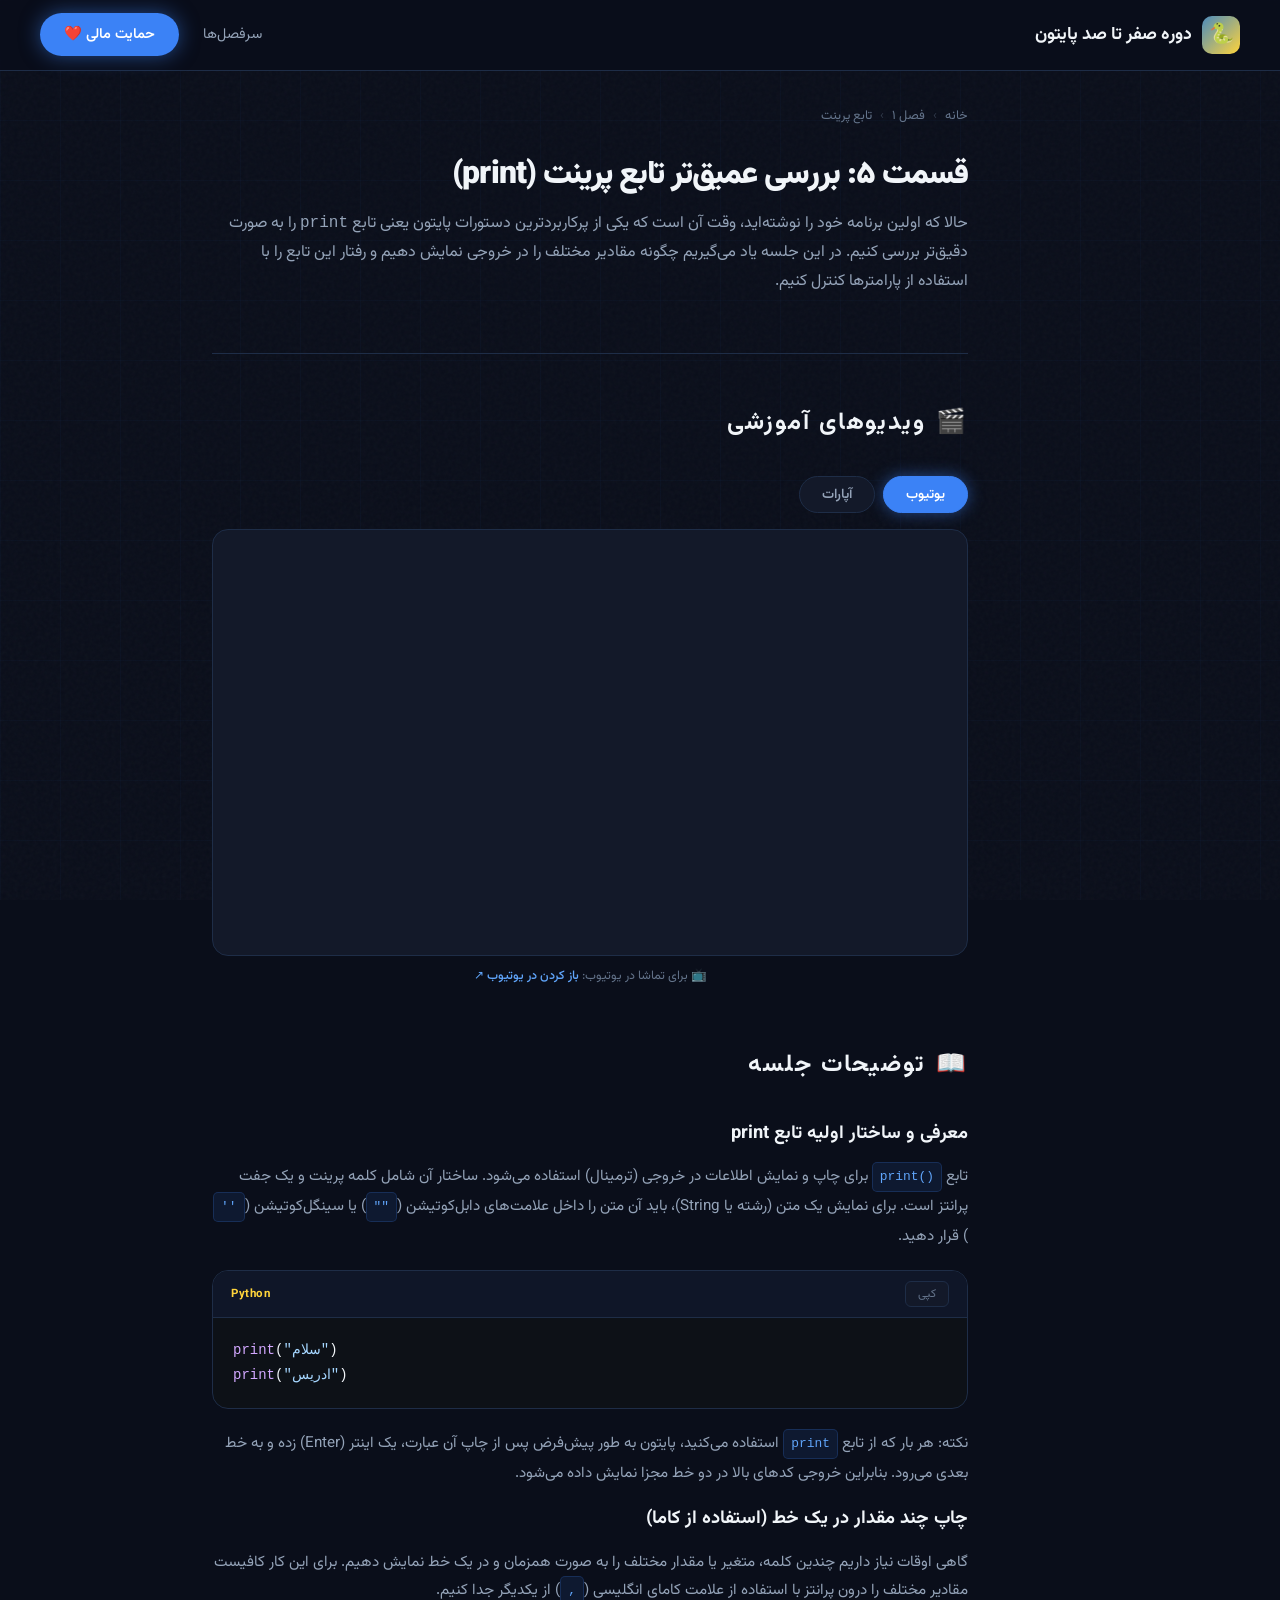
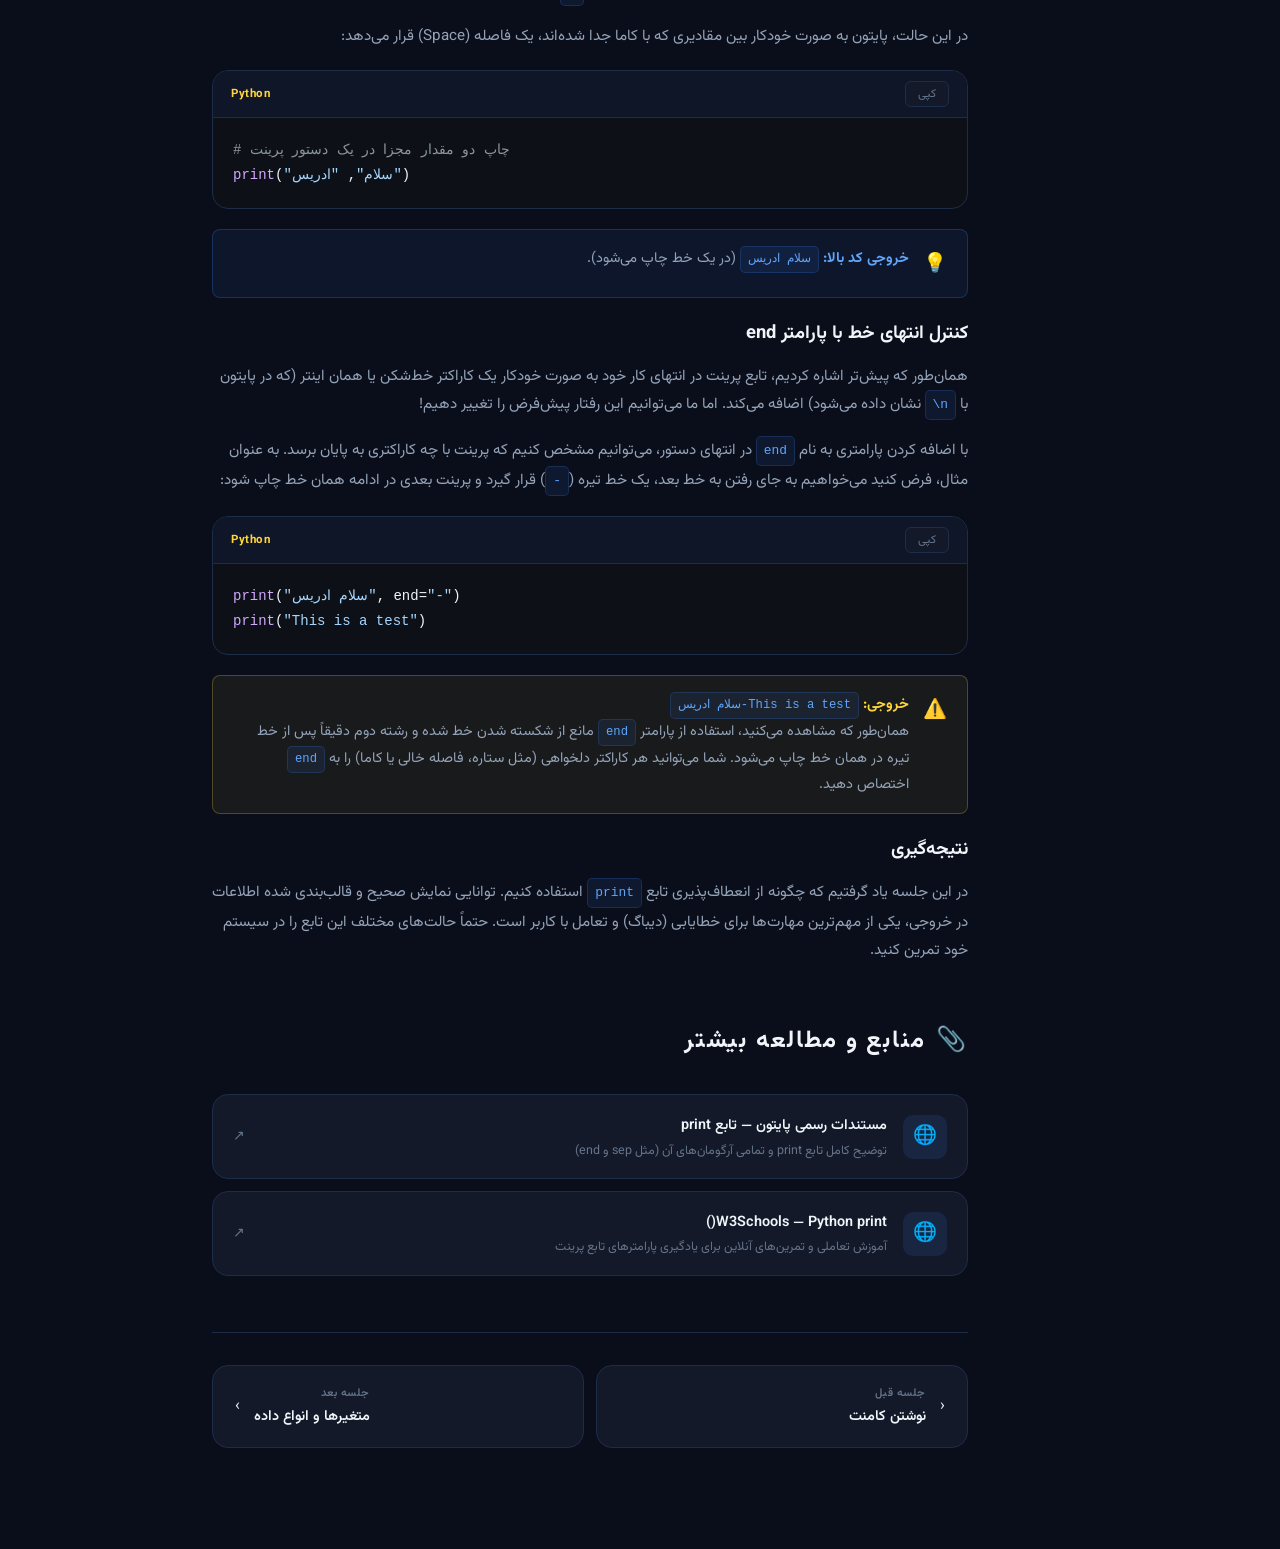
<file: 5.html>
<!doctype html>
<html lang="fa" dir="rtl">
  <head>
    <meta charset="UTF-8" />
    <meta name="viewport" content="width=device-width, initial-scale=1.0" />
    <title>دوره صفر تا صد پایتون – مدرس: ادریس رنجبر</title>
    <meta
      name="description"
      content="بررسی کامل تابع print در پایتون، چاپ مقادیر متعدد در یک خط و استفاده از پارامتر end — جلسه ۵ دوره صفر تا صد پایتون با ادریس رنجبر"
    />
    <link rel="icon" href="assets/icons/python.svg" type="image/svg+xml" />
    <link rel="stylesheet" href="assets/css/style.css" />
    <link rel="stylesheet" href="assets/css/lesson.css" />
    <script>
      !(function (e, t, n) {
        ((e.yektanetAnalyticsObject = n),
          (e[n] =
            e[n] ||
            function () {
              e[n].q.push(arguments);
            }),
          (e[n].q = e[n].q || []));
        var a = t.getElementsByTagName("head")[0],
          r = new Date(),
          c =
            "https://cdn.yektanet.com/superscript/EdTGnAiU/native-python.edii.ir-46990/yn_pub.js?v=" +
            r.getFullYear().toString() +
            "0" +
            r.getMonth() +
            "0" +
            r.getDate() +
            "0" +
            r.getHours(),
          s = t.createElement("link");
        ((s.rel = "preload"),
          (s.as = "script"),
          (s.href = c),
          a.appendChild(s));
        var l = t.createElement("script");
        ((l.async = !0), (l.src = c), a.appendChild(l));
      })(window, document, "yektanet");
    </script>
  </head>
  <body>
    <nav>
      <a href="index.html" class="nav-logo">
        <div class="nav-logo-icon">🐍</div>
        <span class="nav-logo-text">دوره صفر تا صد پایتون</span>
      </a>
      <ul class="nav-links">
        <li><a href="index.html#curriculum">سرفصل‌ها</a></li>
        <li><a href="index.html#donate" class="nav-cta">حمایت مالی ❤️</a></li>
      </ul>
      <button
        id="nav-toggle"
        style="
          display: none;
          background: none;
          border: none;
          color: var(--text-secondary);
          font-size: 1.4rem;
          cursor: pointer;
        "
      >
        ☰
      </button>
    </nav>

    <div class="lesson-layout" style="position: relative; z-index: 1">
      <main class="lesson-main" data-lesson="5">
        <div class="breadcrumb">
          <a href="index.html">خانه</a>
          <span class="bc-sep">›</span>
          <a href="index.html#curriculum">فصل ۱</a>
          <span class="bc-sep">›</span>
          <span>تابع پرینت</span>
        </div>

        <div class="lesson-header">
          <h1 class="lesson-title">قسمت ۵: بررسی عمیق‌تر تابع پرینت (print)</h1>
          <p class="lesson-lead">
            حالا که اولین برنامه خود را نوشته‌اید، وقت آن است که یکی از
            پرکاربردترین دستورات پایتون یعنی تابع <code>print</code> را به صورت
            دقیق‌تر بررسی کنیم. در این جلسه یاد می‌گیریم چگونه مقادیر مختلف را
            در خروجی نمایش دهیم و رفتار این تابع را با استفاده از پارامترها
            کنترل کنیم.
          </p>
        </div>

        <section class="lesson-section" id="videos">
          <div class="section-label">
            <span class="section-label-icon">🎬</span>
            ویدیوهای آموزشی
          </div>

          <div class="video-tabs">
            <button class="video-tab active" data-target="youtube-player">
              یوتیوب
            </button>
            <button class="video-tab" data-target="aparat-player">
              آپارات
            </button>
          </div>

          <div class="video-player-wrap active" id="youtube-player">
            <div class="video-embed">
              <iframe
                src="https://www.youtube.com/embed/ek9uIOb_erI"
                title="آموزش پایتون ۲۰۲۶ - قسمت ۵: تابع پرینت"
                frameborder="0"
                allow="
                  accelerometer;
                  autoplay;
                  clipboard-write;
                  encrypted-media;
                  gyroscope;
                  picture-in-picture;
                  web-share;
                "
                referrerpolicy="strict-origin-when-cross-origin"
                allowfullscreen
              ></iframe>
            </div>
            <div class="video-caption">
              📺 برای تماشا در یوتیوب:
              <a
                href="https://youtube.com/watch?v=ek9uIOb_erI"
                target="_blank"
                rel="noopener"
                >باز کردن در یوتیوب ↗</a
              >
            </div>
          </div>

          <div class="video-player-wrap" id="aparat-player">
            <div class="video-embed">
              <iframe
                src="https://www.aparat.com/video/video/embed/videohash/APARAT_HASH/vt/frame"
                title="آموزش پایتون - قسمت ۵: تابع پرینت"
                frameborder="0"
                allowfullscreen
              ></iframe>
            </div>
            <div class="video-caption">
              🎥 برای تماشا در آپارات:
              <a
                href="https://aparat.com/v/APARAT_HASH"
                target="_blank"
                rel="noopener"
                >باز کردن در آپارات ↗</a
              >
            </div>
          </div>
        </section>

        <section class="lesson-section" id="description">
          <div class="section-label">
            <span class="section-label-icon">📖</span>
            توضیحات جلسه
          </div>

          <div class="lesson-content">
            <section>
              <h2>معرفی و ساختار اولیه تابع print</h2>
              <p>
                تابع <code>print()</code> برای چاپ و نمایش اطلاعات در خروجی
                (ترمینال) استفاده می‌شود. ساختار آن شامل کلمه پرینت و یک جفت
                پرانتز است. برای نمایش یک متن (رشته یا String)، باید آن متن را
                داخل علامت‌های دابل‌کوتیشن (<code>""</code>) یا سینگل‌کوتیشن
                (<code>''</code>) قرار دهید.
              </p>

              <div class="code-block">
                <div class="code-block-header">
                  <span class="code-lang">Python</span>
                  <button class="copy-btn" onclick="copyCode(this)">کپی</button>
                </div>
                <pre><code><span class="token-function">print</span>(<span class="token-string">"سلام"</span>)
<span class="token-function">print</span>(<span class="token-string">"ادریس"</span>)</code></pre>
              </div>
              <p>
                نکته: هر بار که از تابع <code>print</code> استفاده می‌کنید،
                پایتون به طور پیش‌فرض پس از چاپ آن عبارت، یک اینتر (Enter) زده و
                به خط بعدی می‌رود. بنابراین خروجی کدهای بالا در دو خط مجزا نمایش
                داده می‌شود.
              </p>
            </section>

            <section>
              <h2>چاپ چند مقدار در یک خط (استفاده از کاما)</h2>
              <p>
                گاهی اوقات نیاز داریم چندین کلمه، متغیر یا مقدار مختلف را به
                صورت همزمان و در یک خط نمایش دهیم. برای این کار کافیست مقادیر
                مختلف را درون پرانتز با استفاده از علامت کامای انگلیسی
                (<code>,</code>) از یکدیگر جدا کنیم.
              </p>
              <p>
                در این حالت، پایتون به صورت خودکار بین مقادیری که با کاما جدا
                شده‌اند، یک فاصله (Space) قرار می‌دهد:
              </p>

              <div class="code-block">
                <div class="code-block-header">
                  <span class="code-lang">Python</span>
                  <button class="copy-btn" onclick="copyCode(this)">کپی</button>
                </div>
                <pre><code><span class="token-comment"># چاپ دو مقدار مجزا در یک دستور پرینت</span>
<span class="token-function">print</span>(<span class="token-string">"سلام"</span>, <span class="token-string">"ادریس"</span>)</code></pre>
              </div>

              <div class="info-box info-box-blue">
                <span class="info-box-icon">💡</span>
                <div>
                  <strong>خروجی کد بالا:</strong> <code>سلام ادریس</code> (در یک
                  خط چاپ می‌شود).
                </div>
              </div>
            </section>

            <section>
              <h2>کنترل انتهای خط با پارامتر end</h2>
              <p>
                همان‌طور که پیش‌تر اشاره کردیم، تابع پرینت در انتهای کار خود به
                صورت خودکار یک کاراکتر خط‌شکن یا همان اینتر (که در پایتون با
                <code>\n</code> نشان داده می‌شود) اضافه می‌کند. اما ما می‌توانیم
                این رفتار پیش‌فرض را تغییر دهیم!
              </p>
              <p>
                با اضافه کردن پارامتری به نام <code>end</code> در انتهای دستور،
                می‌توانیم مشخص کنیم که پرینت با چه کاراکتری به پایان برسد. به
                عنوان مثال، فرض کنید می‌خواهیم به جای رفتن به خط بعد، یک خط تیره
                (<code>-</code>) قرار گیرد و پرینت بعدی در ادامه همان خط چاپ
                شود:
              </p>

              <div class="code-block">
                <div class="code-block-header">
                  <span class="code-lang">Python</span>
                  <button class="copy-btn" onclick="copyCode(this)">کپی</button>
                </div>
                <pre><code><span class="token-function">print</span>(<span class="token-string">"سلام ادریس"</span>, end=<span class="token-string">"-"</span>)
<span class="token-function">print</span>(<span class="token-string">"This is a test"</span>)</code></pre>
              </div>

              <div class="info-box info-box-yellow">
                <span class="info-box-icon">⚠️</span>
                <div>
                  <strong>خروجی:</strong> <code>سلام ادریس-This is a test</code
                  ><br />
                  همان‌طور که مشاهده می‌کنید، استفاده از پارامتر
                  <code>end</code> مانع از شکسته شدن خط شده و رشته دوم دقیقاً پس
                  از خط تیره در همان خط چاپ می‌شود. شما می‌توانید هر کاراکتر
                  دلخواهی (مثل ستاره، فاصله خالی یا کاما) را به
                  <code>end</code> اختصاص دهید.
                </div>
              </div>
            </section>

            <section>
              <h2>نتیجه‌گیری</h2>
              <p>
                در این جلسه یاد گرفتیم که چگونه از انعطاف‌پذیری تابع
                <code>print</code> استفاده کنیم. توانایی نمایش صحیح و قالب‌بندی
                شده اطلاعات در خروجی، یکی از مهم‌ترین مهارت‌ها برای خطایابی
                (دیباگ) و تعامل با کاربر است. حتماً حالت‌های مختلف این تابع را
                در سیستم خود تمرین کنید.
              </p>
            </section>
          </div>
        </section>

        <section class="lesson-section" id="references">
          <div class="section-label">
            <span class="section-label-icon">📎</span>
            منابع و مطالعه بیشتر
          </div>

          <div class="reference-list">
            <a
              href="https://docs.python.org/3/library/functions.html#print"
              target="_blank"
              rel="noopener"
              class="reference-card"
            >
              <div class="ref-icon ref-icon-blue">🌐</div>
              <div class="ref-body">
                <div class="ref-title">مستندات رسمی پایتون — تابع print</div>
                <div class="ref-desc">
                  توضیح کامل تابع print و تمامی آرگومان‌های آن (مثل sep و end)
                </div>
              </div>
              <span class="ref-arrow">↗</span>
            </a>

            <a
              href="https://www.w3schools.com/python/ref_func_print.asp"
              target="_blank"
              rel="noopener"
              class="reference-card"
            >
              <div class="ref-icon ref-icon-blue">🌐</div>
              <div class="ref-body">
                <div class="ref-title">W3Schools — Python print()</div>
                <div class="ref-desc">
                  آموزش تعاملی و تمرین‌های آنلاین برای یادگیری پارامترهای تابع
                  پرینت
                </div>
              </div>
              <span class="ref-arrow">↗</span>
            </a>
          </div>
        </section>

        <div class="lesson-nav-btns">
          <a href="4.html" class="lesson-nav-btn lesson-nav-prev">
            <span>‹</span>
            <div>
              <div class="nav-btn-label">جلسه قبل</div>
              <div class="nav-btn-title">نوشتن کامنت</div>
            </div>
          </a>
          <a href="6.html" class="lesson-nav-btn lesson-nav-next">
            <div style="text-align: right">
              <div class="nav-btn-label">جلسه بعد</div>
              <div class="nav-btn-title">متغیرها در پایتون</div>
            </div>
            <span>›</span>
          </a>
        </div>
      </main>
    </div>
    <script src="assets/js/lesson.js"></script>
  </body>
</html>
</file>
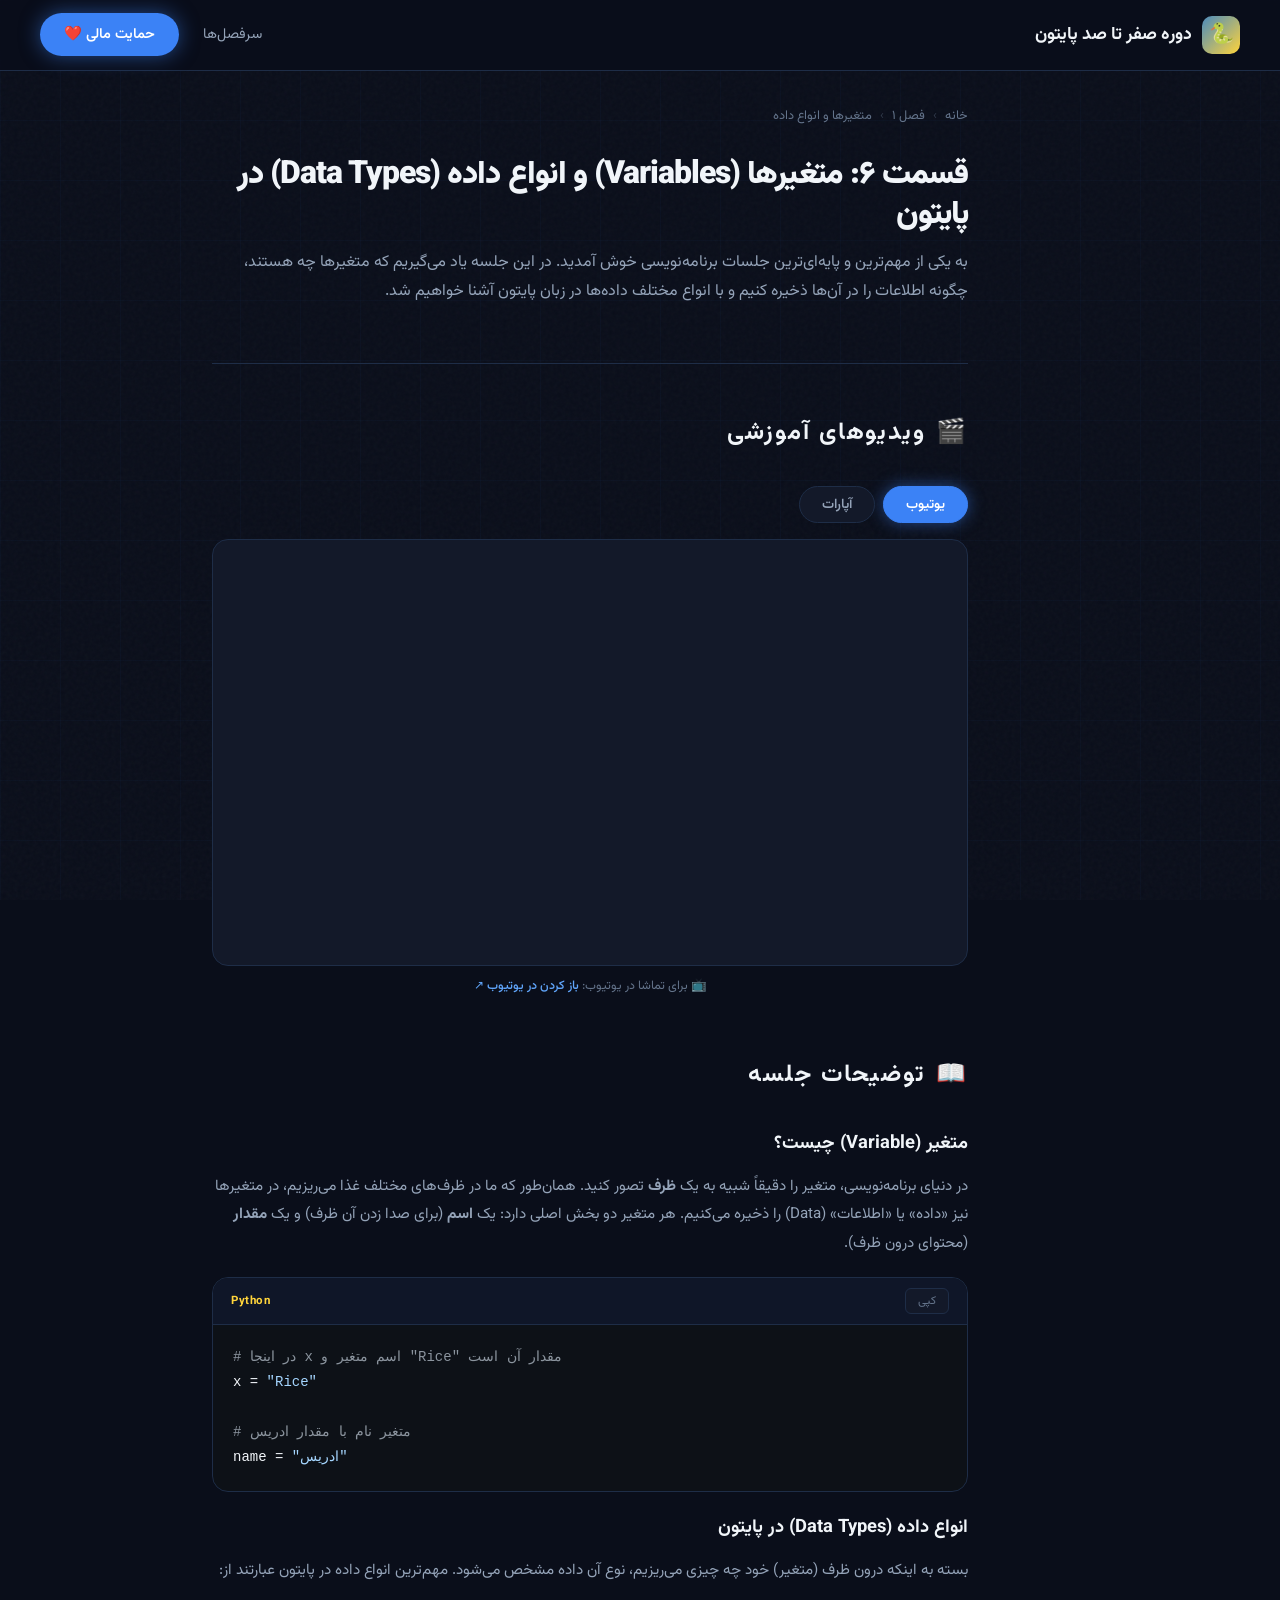
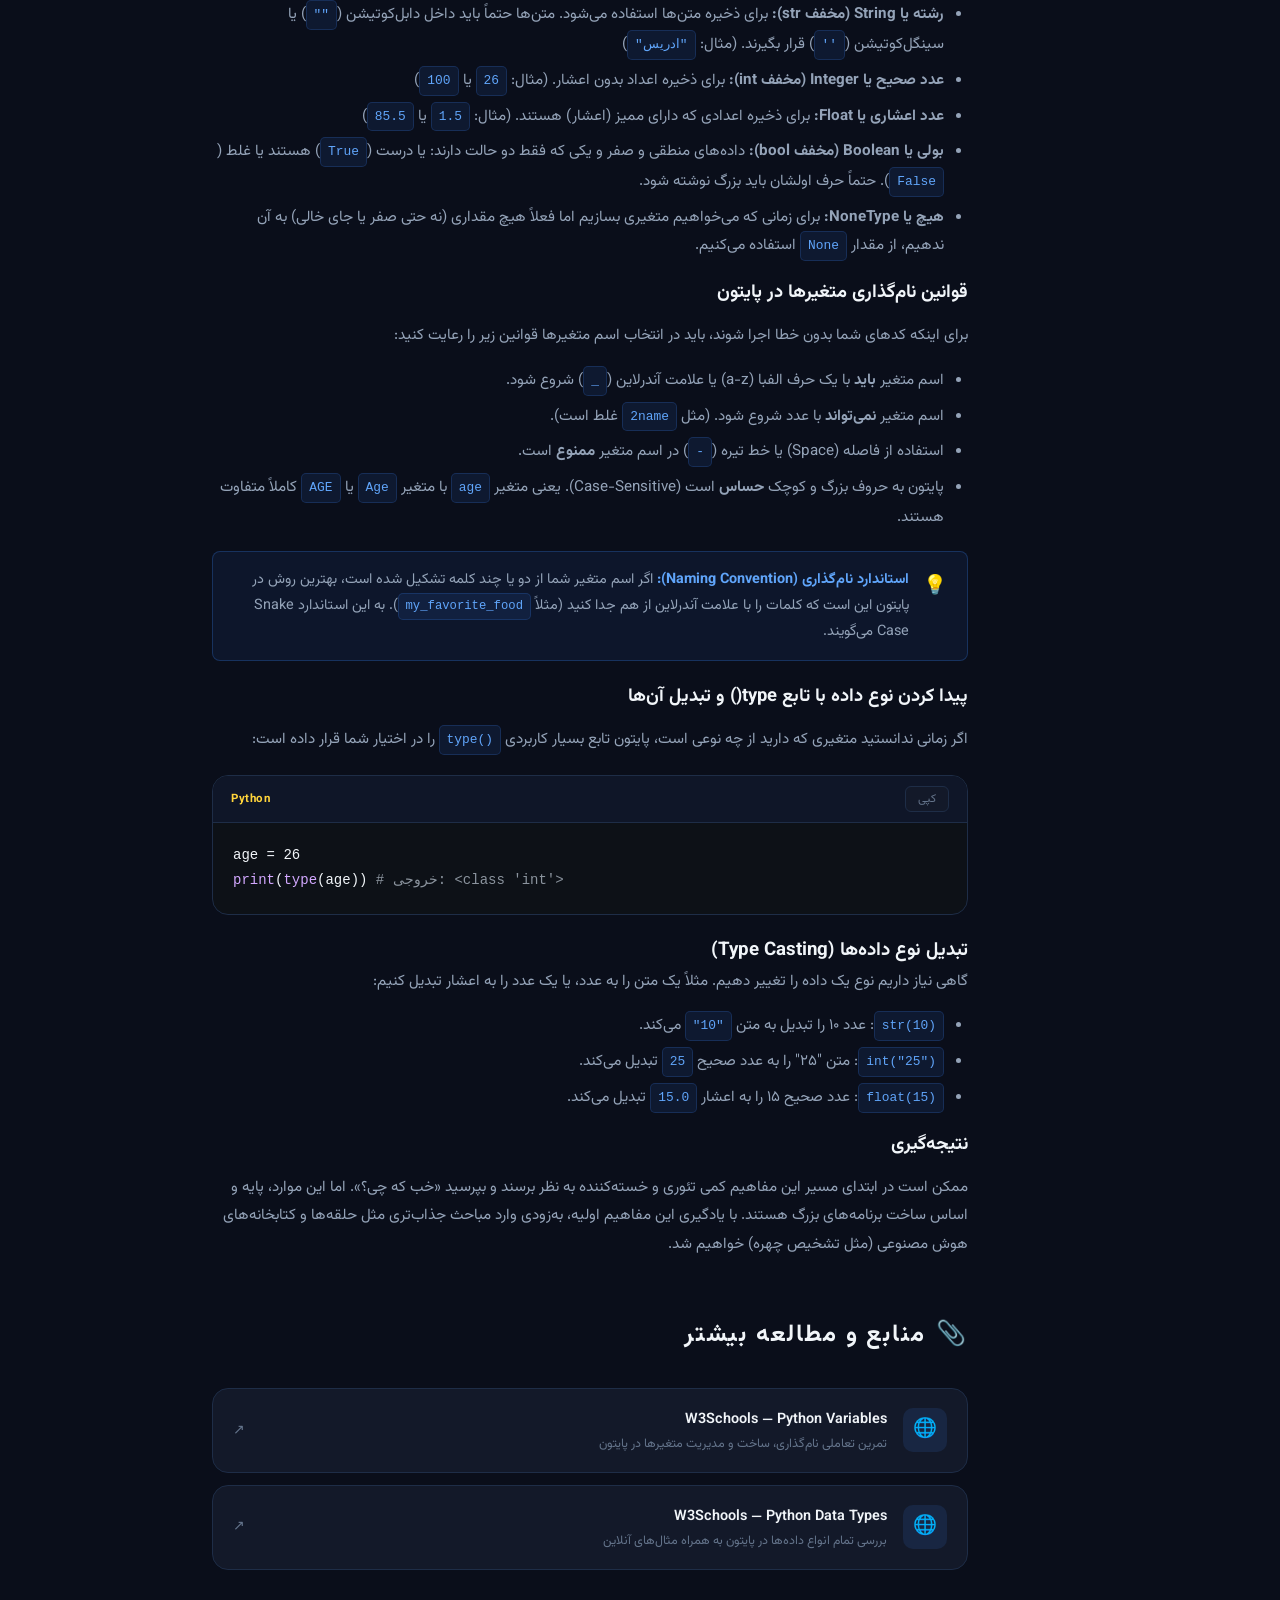
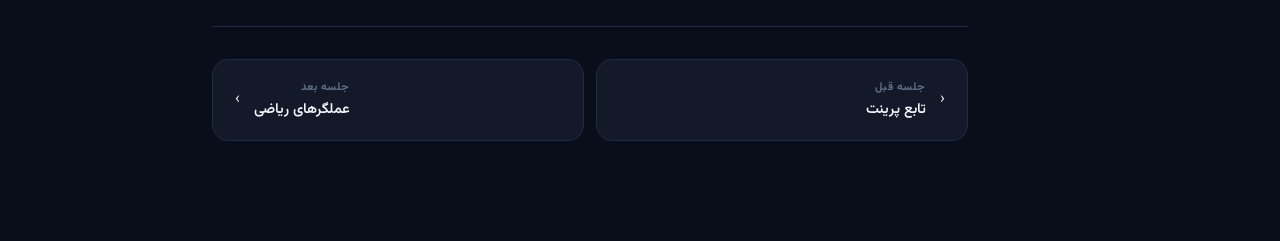
<file: 6.html>
<!doctype html>
<html lang="fa" dir="rtl">
  <head>
    <meta charset="UTF-8" />
    <meta name="viewport" content="width=device-width, initial-scale=1.0" />
    <title>دوره صفر تا صد پایتون – مدرس: ادریس رنجبر</title>
    <meta
      name="description"
      content="آموزش متغیرها و انواع داده (Data Types) در پایتون — جلسه ۶ دوره صفر تا صد پایتون با ادریس رنجبر"
    />
    <link rel="icon" href="assets/icons/python.svg" type="image/svg+xml" />
    <link rel="stylesheet" href="assets/css/style.css" />
    <link rel="stylesheet" href="assets/css/lesson.css" />
    <script>
      !(function (e, t, n) {
        ((e.yektanetAnalyticsObject = n),
          (e[n] =
            e[n] ||
            function () {
              e[n].q.push(arguments);
            }),
          (e[n].q = e[n].q || []));
        var a = t.getElementsByTagName("head")[0],
          r = new Date(),
          c =
            "https://cdn.yektanet.com/superscript/EdTGnAiU/native-python.edii.ir-46990/yn_pub.js?v=" +
            r.getFullYear().toString() +
            "0" +
            r.getMonth() +
            "0" +
            r.getDate() +
            "0" +
            r.getHours(),
          s = t.createElement("link");
        ((s.rel = "preload"),
          (s.as = "script"),
          (s.href = c),
          a.appendChild(s));
        var l = t.createElement("script");
        ((l.async = !0), (l.src = c), a.appendChild(l));
      })(window, document, "yektanet");
    </script>
  </head>
  <body>
    <nav>
      <a href="index.html" class="nav-logo">
        <div class="nav-logo-icon">🐍</div>
        <span class="nav-logo-text">دوره صفر تا صد پایتون</span>
      </a>
      <ul class="nav-links">
        <li><a href="index.html#curriculum">سرفصل‌ها</a></li>
        <li><a href="index.html#donate" class="nav-cta">حمایت مالی ❤️</a></li>
      </ul>
      <button
        id="nav-toggle"
        style="
          display: none;
          background: none;
          border: none;
          color: var(--text-secondary);
          font-size: 1.4rem;
          cursor: pointer;
        "
      >
        ☰
      </button>
    </nav>

    <div class="lesson-layout" style="position: relative; z-index: 1">
      <main class="lesson-main" data-lesson="6">
        <div class="breadcrumb">
          <a href="index.html">خانه</a>
          <span class="bc-sep">›</span>
          <a href="index.html#curriculum">فصل ۱</a>
          <span class="bc-sep">›</span>
          <span>متغیرها و انواع داده</span>
        </div>

        <div class="lesson-header">
          <h1 class="lesson-title">
            قسمت ۶: متغیرها (Variables) و انواع داده (Data Types) در پایتون
          </h1>
          <p class="lesson-lead">
            به یکی از مهم‌ترین و پایه‌ای‌ترین جلسات برنامه‌نویسی خوش آمدید. در
            این جلسه یاد می‌گیریم که متغیرها چه هستند، چگونه اطلاعات را در آن‌ها
            ذخیره کنیم و با انواع مختلف داده‌ها در زبان پایتون آشنا خواهیم شد.
          </p>
        </div>

        <section class="lesson-section" id="videos">
          <div class="section-label">
            <span class="section-label-icon">🎬</span>
            ویدیوهای آموزشی
          </div>

          <div class="video-tabs">
            <button class="video-tab active" data-target="youtube-player">
              یوتیوب
            </button>
            <button class="video-tab" data-target="aparat-player">
              آپارات
            </button>
          </div>

          <div class="video-player-wrap active" id="youtube-player">
            <div class="video-embed">
              <iframe
                src="https://www.youtube.com/embed/E5nl0Qq8vik"
                title="آموزش پایتون ۲۰۲۶ - قسمت ۶: متغیرها و انواع داده"
                frameborder="0"
                allow="
                  accelerometer;
                  autoplay;
                  clipboard-write;
                  encrypted-media;
                  gyroscope;
                  picture-in-picture;
                  web-share;
                "
                referrerpolicy="strict-origin-when-cross-origin"
                allowfullscreen
              ></iframe>
            </div>
            <div class="video-caption">
              📺 برای تماشا در یوتیوب:
              <a
                href="https://youtube.com/watch?v=E5nl0Qq8vik"
                target="_blank"
                rel="noopener"
                >باز کردن در یوتیوب ↗</a
              >
            </div>
          </div>

          <div class="video-player-wrap" id="aparat-player">
            <div class="video-embed">
              <iframe
                src="https://www.aparat.com/video/video/embed/videohash/APARAT_HASH/vt/frame"
                title="آموزش پایتون - قسمت ۶: متغیرها و انواع داده"
                frameborder="0"
                allowfullscreen
              ></iframe>
            </div>
            <div class="video-caption">
              🎥 برای تماشا در آپارات:
              <a
                href="https://aparat.com/v/APARAT_HASH"
                target="_blank"
                rel="noopener"
                >باز کردن در آپارات ↗</a
              >
            </div>
          </div>
        </section>

        <section class="lesson-section" id="description">
          <div class="section-label">
            <span class="section-label-icon">📖</span>
            توضیحات جلسه
          </div>

          <div class="lesson-content">
            <section>
              <h2>متغیر (Variable) چیست؟</h2>
              <p>
                در دنیای برنامه‌نویسی، متغیر را دقیقاً شبیه به یک
                <strong>ظرف</strong> تصور کنید. همان‌طور که ما در ظرف‌های مختلف
                غذا می‌ریزیم، در متغیرها نیز «داده» یا «اطلاعات» (Data) را ذخیره
                می‌کنیم. هر متغیر دو بخش اصلی دارد: یک
                <strong>اسم</strong> (برای صدا زدن آن ظرف) و یک
                <strong>مقدار</strong> (محتوای درون ظرف).
              </p>

              <div class="code-block">
                <div class="code-block-header">
                  <span class="code-lang">Python</span>
                  <button class="copy-btn" onclick="copyCode(this)">کپی</button>
                </div>
                <pre><code><span class="token-comment"># در اینجا x اسم متغیر و "Rice" مقدار آن است</span>
x = <span class="token-string">"Rice"</span>

<span class="token-comment"># متغیر نام با مقدار ادریس</span>
name = <span class="token-string">"ادریس"</span></code></pre>
              </div>
            </section>

            <section>
              <h2>انواع داده (Data Types) در پایتون</h2>
              <p>
                بسته به اینکه درون ظرف (متغیر) خود چه چیزی می‌ریزیم، نوع آن داده
                مشخص می‌شود. مهم‌ترین انواع داده در پایتون عبارتند از:
              </p>
              <ul>
                <li>
                  <strong>رشته یا String (مخفف str):</strong> برای ذخیره متن‌ها
                  استفاده می‌شود. متن‌ها حتماً باید داخل دابل‌کوتیشن
                  (<code>""</code>) یا سینگل‌کوتیشن (<code>''</code>) قرار
                  بگیرند. (مثال: <code>"ادریس"</code>)
                </li>
                <li>
                  <strong>عدد صحیح یا Integer (مخفف int):</strong> برای ذخیره
                  اعداد بدون اعشار. (مثال: <code>26</code> یا <code>100</code>)
                </li>
                <li>
                  <strong>عدد اعشاری یا Float:</strong> برای ذخیره اعدادی که
                  دارای ممیز (اعشار) هستند. (مثال: <code>1.5</code> یا
                  <code>85.5</code>)
                </li>
                <li>
                  <strong>بولی یا Boolean (مخفف bool):</strong> داده‌های منطقی و
                  صفر و یکی که فقط دو حالت دارند: یا درست (<code>True</code>)
                  هستند یا غلط (<code>False</code>). حتماً حرف اولشان باید بزرگ
                  نوشته شود.
                </li>
                <li>
                  <strong>هیچ یا NoneType:</strong> برای زمانی که می‌خواهیم
                  متغیری بسازیم اما فعلاً هیچ مقداری (نه حتی صفر یا جای خالی) به
                  آن ندهیم، از مقدار <code>None</code> استفاده می‌کنیم.
                </li>
              </ul>
            </section>

            <section>
              <h2>قوانین نام‌گذاری متغیرها در پایتون</h2>
              <p>
                برای اینکه کدهای شما بدون خطا اجرا شوند، باید در انتخاب اسم
                متغیرها قوانین زیر را رعایت کنید:
              </p>
              <ul>
                <li>
                  اسم متغیر <strong>باید</strong> با یک حرف الفبا (a-z) یا علامت
                  آندرلاین (<code>_</code>) شروع شود.
                </li>
                <li>
                  اسم متغیر <strong>نمی‌تواند</strong> با عدد شروع شود. (مثل
                  <code>2name</code> غلط است).
                </li>
                <li>
                  استفاده از فاصله (Space) یا خط تیره (<code>-</code>) در اسم
                  متغیر <strong>ممنوع</strong> است.
                </li>
                <li>
                  پایتون به حروف بزرگ و کوچک <strong>حساس</strong> است
                  (Case-Sensitive). یعنی متغیر <code>age</code> با متغیر
                  <code>Age</code> یا <code>AGE</code> کاملاً متفاوت هستند.
                </li>
              </ul>

              <div class="info-box info-box-blue">
                <span class="info-box-icon">💡</span>
                <div>
                  <strong>استاندارد نام‌گذاری (Naming Convention):</strong> اگر
                  اسم متغیر شما از دو یا چند کلمه تشکیل شده است، بهترین روش در
                  پایتون این است که کلمات را با علامت آندرلاین از هم جدا کنید
                  (مثلاً <code>my_favorite_food</code>). به این استاندارد Snake
                  Case می‌گویند.
                </div>
              </div>
            </section>

            <section>
              <h2>پیدا کردن نوع داده با تابع type() و تبدیل آن‌ها</h2>
              <p>
                اگر زمانی ندانستید متغیری که دارید از چه نوعی است، پایتون تابع
                بسیار کاربردی <code>type()</code> را در اختیار شما قرار داده
                است:
              </p>

              <div class="code-block">
                <div class="code-block-header">
                  <span class="code-lang">Python</span>
                  <button class="copy-btn" onclick="copyCode(this)">کپی</button>
                </div>
                <pre><code>age = 26
<span class="token-function">print</span>(<span class="token-function">type</span>(age)) <span class="token-comment"># خروجی: &lt;class 'int'&gt;</span></code></pre>
              </div>

              <h3>تبدیل نوع داده‌ها (Type Casting)</h3>
              <p>
                گاهی نیاز داریم نوع یک داده را تغییر دهیم. مثلاً یک متن را به
                عدد، یا یک عدد را به اعشار تبدیل کنیم:
              </p>
              <ul>
                <li>
                  <code>str(10)</code>: عدد ۱۰ را تبدیل به متن
                  <code>"10"</code> می‌کند.
                </li>
                <li>
                  <code>int("25")</code>: متن "۲۵" را به عدد صحیح
                  <code>25</code> تبدیل می‌کند.
                </li>
                <li>
                  <code>float(15)</code>: عدد صحیح ۱۵ را به اعشار
                  <code>15.0</code> تبدیل می‌کند.
                </li>
              </ul>
            </section>

            <section>
              <h2>نتیجه‌گیری</h2>
              <p>
                ممکن است در ابتدای مسیر این مفاهیم کمی تئوری و خسته‌کننده به نظر
                برسند و بپرسید «خب که چی؟». اما این موارد، پایه و اساس ساخت
                برنامه‌های بزرگ هستند. با یادگیری این مفاهیم اولیه، به‌زودی وارد
                مباحث جذاب‌تری مثل حلقه‌ها و کتابخانه‌های هوش مصنوعی (مثل تشخیص
                چهره) خواهیم شد.
              </p>
            </section>
          </div>
        </section>

        <section class="lesson-section" id="references">
          <div class="section-label">
            <span class="section-label-icon">📎</span>
            منابع و مطالعه بیشتر
          </div>

          <div class="reference-list">
            <a
              href="https://www.w3schools.com/python/python_variables.asp"
              target="_blank"
              rel="noopener"
              class="reference-card"
            >
              <div class="ref-icon ref-icon-blue">🌐</div>
              <div class="ref-body">
                <div class="ref-title">W3Schools — Python Variables</div>
                <div class="ref-desc">
                  تمرین تعاملی نام‌گذاری، ساخت و مدیریت متغیرها در پایتون
                </div>
              </div>
              <span class="ref-arrow">↗</span>
            </a>

            <a
              href="https://www.w3schools.com/python/python_datatypes.asp"
              target="_blank"
              rel="noopener"
              class="reference-card"
            >
              <div class="ref-icon ref-icon-blue">🌐</div>
              <div class="ref-body">
                <div class="ref-title">W3Schools — Python Data Types</div>
                <div class="ref-desc">
                  بررسی تمام انواع داده‌ها در پایتون به همراه مثال‌های آنلاین
                </div>
              </div>
              <span class="ref-arrow">↗</span>
            </a>
          </div>
        </section>

        <div class="lesson-nav-btns">
          <a href="5.html" class="lesson-nav-btn lesson-nav-prev">
            <span>‹</span>
            <div>
              <div class="nav-btn-label">جلسه قبل</div>
              <div class="nav-btn-title">تابع پرینت</div>
            </div>
          </a>
          <a href="7.html" class="lesson-nav-btn lesson-nav-next">
            <div style="text-align: right">
              <div class="nav-btn-label">جلسه بعد</div>
              <div class="nav-btn-title">عملگرها در پایتون</div>
            </div>
            <span>›</span>
          </a>
        </div>
      </main>
    </div>
    <script src="assets/js/lesson.js"></script>
  </body>
</html>
</file>
<file: assets/css/style.css>
@import url("https://fonts.googleapis.com/css2?family=Vazirmatn:wght@100;200;300;400;500;600;700;800;900&display=swap");

:root {
  --bg-primary: #0a0e1a;
  --bg-secondary: #0f1628;
  --bg-card: #131929;
  --bg-card-hover: #1a2235;
  --accent: #3b82f6;
  --accent-glow: #3b82f680;
  --accent-light: #60a5fa;
  --accent-secondary: #06b6d4;
  --python-yellow: #ffd43b;
  --python-blue: #4b8bbe;
  --green: #10b981;
  --purple: #8b5cf6;
  --orange: #f59e0b;
  --text-primary: #f1f5f9;
  --text-secondary: #94a3b8;
  --text-muted: #64748b;
  --border: #1e2d47;
  --border-light: #243450;
  --radius: 16px;
  --radius-sm: 8px;
  --shadow: 0 4px 32px rgba(0, 0, 0, 0.4);
  --shadow-accent: 0 0 40px rgba(59, 130, 246, 0.15);
}
*,
*::before,
*::after {
  box-sizing: border-box;
  margin: 0;
  padding: 0;
}
html {
  scroll-behavior: smooth;
}

a {
  text-decoration: none;
  color: #fff;
}
.no-border {
  border: unset !important;
}

body {
  font-family: "Vazirmatn", sans-serif;
  background-color: var(--bg-primary);
  color: var(--text-primary);
  direction: rtl;
  line-height: 1.75;
  overflow-x: hidden;
}
body::before {
  content: "";
  position: fixed;
  inset: 0;
  background-image: url("data:image/svg+xml,%3Csvg viewBox='0 0 256 256' xmlns='http://www.w3.org/2000/svg'%3E%3Cfilter id='noise'%3E%3CfeTurbulence type='fractalNoise' baseFrequency='0.9' numOctaves='4' stitchTiles='stitch'/%3E%3C/filter%3E%3Crect width='100%25' height='100%25' filter='url(%23noise)' opacity='0.03'/%3E%3C/svg%3E");
  pointer-events: none;
  z-index: 0;
}
body::after {
  content: "";
  position: fixed;
  inset: 0;
  background-image:
    linear-gradient(rgba(59, 130, 246, 0.03) 1px, transparent 1px),
    linear-gradient(90deg, rgba(59, 130, 246, 0.03) 1px, transparent 1px);
  background-size: 60px 60px;
  pointer-events: none;
  z-index: 0;
}

/* NAV */
nav {
  position: fixed;
  top: 0;
  right: 0;
  left: 0;
  z-index: 200;
  padding: 16px 40px;
  display: flex;
  align-items: center;
  justify-content: space-between;
  background: rgba(10, 14, 26, 0.85);
  backdrop-filter: blur(20px);
  -webkit-backdrop-filter: blur(20px);
  border-bottom: 1px solid var(--border);
  transition: all 0.3s ease;
}
.nav-logo {
  display: flex;
  align-items: center;
  gap: 10px;
  text-decoration: none;
}
.nav-logo-icon {
  width: 38px;
  height: 38px;
  background: linear-gradient(135deg, var(--python-blue), var(--python-yellow));
  border-radius: 10px;
  display: flex;
  align-items: center;
  justify-content: center;
  font-size: 20px;
}
.nav-logo-text {
  font-size: 1.1rem;
  font-weight: 700;
  color: var(--text-primary);
}
.nav-links {
  display: flex;
  align-items: center;
  gap: 8px;
  list-style: none;
}
.nav-links a {
  color: var(--text-secondary);
  text-decoration: none;
  font-size: 0.9rem;
  padding: 8px 16px;
  border-radius: var(--radius-sm);
  transition: all 0.2s ease;
}
.nav-links a:hover {
  color: var(--text-primary);
  background: var(--bg-card);
}
.nav-cta {
  background: var(--accent) !important;
  color: white !important;
  font-weight: 600;
  padding: 10px 24px !important;
  border-radius: 40px !important;
  box-shadow: 0 0 20px var(--accent-glow);
}
.nav-cta:hover {
  transform: translateY(-1px);
  box-shadow: 0 0 30px var(--accent-glow) !important;
}

/* HERO */
.hero {
  position: relative;
  min-height: 100vh;
  display: flex;
  align-items: center;
  padding: 120px 40px 80px;
  overflow: hidden;
}
.hero-glow {
  position: absolute;
  top: 10%;
  left: 50%;
  transform: translateX(-50%);
  width: 800px;
  height: 600px;
  background: radial-gradient(
    ellipse,
    rgba(59, 130, 246, 0.12) 0%,
    transparent 70%
  );
  pointer-events: none;
  z-index: 1;
}
.hero-glow-2 {
  position: absolute;
  bottom: 0;
  right: -100px;
  width: 500px;
  height: 500px;
  background: radial-gradient(
    ellipse,
    rgba(255, 212, 59, 0.06) 0%,
    transparent 70%
  );
  pointer-events: none;
  z-index: 1;
}
.hero-content {
  position: relative;
  z-index: 2;
  max-width: 1200px;
  margin: 0 auto;
  display: grid;
  grid-template-columns: 1fr 1fr;
  gap: 80px;
  align-items: center;
  width: 100%;
}
.hero-badge {
  display: inline-flex;
  align-items: center;
  gap: 8px;
  background: rgba(59, 130, 246, 0.1);
  border: 1px solid rgba(59, 130, 246, 0.3);
  color: var(--accent-light);
  padding: 6px 16px;
  border-radius: 40px;
  font-size: 0.85rem;
  font-weight: 500;
  margin-bottom: 24px;
  animation: fadeInDown 0.6s ease both;
}
.hero-badge-dot {
  width: 7px;
  height: 7px;
  background: var(--green);
  border-radius: 50%;
  animation: pulse-dot 2s infinite;
}
@keyframes pulse-dot {
  0%,
  100% {
    opacity: 1;
    transform: scale(1);
  }
  50% {
    opacity: 0.5;
    transform: scale(1.4);
  }
}
.hero-title {
  font-size: clamp(2.4rem, 4vw, 3.4rem);
  font-weight: 900;
  line-height: 1.2;
  letter-spacing: -0.03em;
  margin-bottom: 20px;
  animation: fadeInDown 0.6s 0.1s ease both;
}
.hero-title span {
  background: linear-gradient(
    135deg,
    var(--accent-light),
    var(--accent-secondary)
  );
  -webkit-background-clip: text;
  -webkit-text-fill-color: transparent;
  background-clip: text;
}
.hero-title .python-word {
  background: linear-gradient(135deg, var(--python-blue), var(--python-yellow));
  -webkit-background-clip: text;
  -webkit-text-fill-color: transparent;
  background-clip: text;
}
.hero-subtitle {
  color: var(--text-secondary);
  font-size: 1.1rem;
  margin-bottom: 32px;
  animation: fadeInDown 0.6s 0.2s ease both;
  max-width: 520px;
}
.hero-actions {
  display: flex;
  align-items: center;
  gap: 16px;
  flex-wrap: wrap;
  animation: fadeInDown 0.6s 0.3s ease both;
}
.btn-primary {
  display: inline-flex;
  align-items: center;
  gap: 10px;
  background: linear-gradient(135deg, var(--accent), #1d4ed8);
  color: white;
  padding: 14px 32px;
  border-radius: 50px;
  font-size: 1rem;
  font-weight: 700;
  text-decoration: none;
  border: none;
  cursor: pointer;
  box-shadow:
    0 0 30px var(--accent-glow),
    0 4px 20px rgba(0, 0, 0, 0.3);
  transition: all 0.3s ease;
  font-family: "Vazirmatn", sans-serif;
}
.btn-primary:hover {
  transform: translateY(-2px);
  box-shadow:
    0 0 50px var(--accent-glow),
    0 8px 30px rgba(0, 0, 0, 0.4);
}
.btn-secondary {
  display: inline-flex;
  align-items: center;
  gap: 10px;
  background: transparent;
  color: var(--text-secondary);
  padding: 14px 28px;
  border-radius: 50px;
  font-size: 0.95rem;
  font-weight: 600;
  text-decoration: none;
  border: 1px solid var(--border-light);
  cursor: pointer;
  transition: all 0.3s ease;
  font-family: "Vazirmatn", sans-serif;
}
.btn-secondary:hover {
  color: var(--text-primary);
  border-color: var(--accent);
  background: rgba(59, 130, 246, 0.05);
}
.hero-stats {
  display: flex;
  gap: 32px;
  margin-top: 40px;
  padding-top: 32px;
  border-top: 1px solid var(--border);
  animation: fadeInDown 0.6s 0.4s ease both;
}
.stat {
  text-align: right;
}
.stat-value {
  font-size: 1.8rem;
  font-weight: 800;
  color: var(--text-primary);
  letter-spacing: -0.03em;
}
.stat-label {
  font-size: 0.8rem;
  color: var(--text-muted);
  margin-top: 2px;
}

/* CODE WINDOW */
.hero-visual {
  position: relative;
  z-index: 2;
  animation: fadeInUp 0.8s 0.2s ease both;
}
.code-window {
  background: var(--bg-card);
  border: 1px solid var(--border);
  border-radius: var(--radius);
  overflow: hidden;
  box-shadow:
    var(--shadow),
    0 0 60px rgba(59, 130, 246, 0.08);
}
.code-window-header {
  display: flex;
  align-items: center;
  gap: 8px;
  padding: 14px 20px;
  background: var(--bg-secondary);
  border-bottom: 1px solid var(--border);
}
.window-dot {
  width: 12px;
  height: 12px;
  border-radius: 50%;
}
.window-dot-red {
  background: #ff5f57;
}
.window-dot-yellow {
  background: #ffbd2e;
}
.window-dot-green {
  background: #28c840;
}
.window-title {
  margin-right: 10px;
  font-size: 0.8rem;
  color: var(--text-muted);
}
.code-body {
  padding: 24px;
  font-family: "Courier New", monospace;
  font-size: 0.875rem;
  line-height: 1.9;
  direction: ltr;
  text-align: left;
}
.code-line {
  display: flex;
  gap: 20px;
}
.line-num {
  color: var(--text-muted);
  user-select: none;
  min-width: 20px;
  text-align: right;
}
.token-keyword {
  color: #ff7b72;
}
.token-function {
  color: #d2a8ff;
}
.token-string {
  color: #a5d6ff;
}
.token-comment {
  color: #8b949e;
}
.token-number {
  color: #79c0ff;
}
.token-class {
  color: var(--python-yellow);
}
.token-text {
  color: var(--text-primary);
}
.floating-badge {
  position: absolute;
  background: var(--bg-card);
  border: 1px solid var(--border);
  border-radius: var(--radius-sm);
  padding: 12px 16px;
  box-shadow: var(--shadow);
}
.floating-badge-1 {
  bottom: -20px;
  right: -20px;
  animation: float 3s ease-in-out infinite;
}
.floating-badge-2 {
  top: -15px;
  left: -20px;
  animation: float 3s 1.5s ease-in-out infinite;
}
@keyframes float {
  0%,
  100% {
    transform: translateY(0);
  }
  50% {
    transform: translateY(-10px);
  }
}
.fb-icon {
  font-size: 1.4rem;
}
.fb-text {
  font-size: 0.72rem;
  color: var(--text-muted);
}
.fb-value {
  font-size: 0.9rem;
  font-weight: 700;
  color: var(--text-primary);
}

/* SECTIONS */
section {
  position: relative;
  z-index: 2;
}
.container {
  max-width: 1200px;
  margin: 0 auto;
  padding: 0 40px;
}
.section-header {
  text-align: center;
  margin-bottom: 64px;
}
.section-tag {
  display: inline-block;
  background: rgba(59, 130, 246, 0.1);
  border: 1px solid rgba(59, 130, 246, 0.25);
  color: var(--accent-light);
  font-size: 0.8rem;
  font-weight: 600;
  padding: 4px 14px;
  border-radius: 40px;
  margin-bottom: 16px;
  letter-spacing: 0.05em;
}
.section-title {
  font-size: clamp(1.8rem, 3vw, 2.6rem);
  font-weight: 800;
  letter-spacing: -0.03em;
  margin-bottom: 16px;
}
.section-title span {
  background: linear-gradient(
    135deg,
    var(--accent-light),
    var(--accent-secondary)
  );
  -webkit-background-clip: text;
  -webkit-text-fill-color: transparent;
  background-clip: text;
}
.section-desc {
  color: var(--text-secondary);
  font-size: 1rem;
  max-width: 600px;
  margin: 0 auto;
}

/* FEATURES */
.features {
  padding: 100px 0;
}
.features-grid {
  display: grid;
  grid-template-columns: repeat(3, 1fr);
  gap: 24px;
}
.feature-card {
  background: var(--bg-card);
  border: 1px solid var(--border);
  border-radius: var(--radius);
  padding: 32px;
  transition: all 0.3s ease;
  position: relative;
  overflow: hidden;
}
.feature-card::before {
  content: "";
  position: absolute;
  inset: 0;
  background: linear-gradient(
    135deg,
    rgba(59, 130, 246, 0.05) 0%,
    transparent 60%
  );
  opacity: 0;
  transition: opacity 0.3s ease;
}
.feature-card:hover {
  border-color: rgba(59, 130, 246, 0.4);
  transform: translateY(-4px);
  box-shadow: var(--shadow-accent);
}
.feature-card:hover::before {
  opacity: 1;
}
.feature-icon {
  width: 56px;
  height: 56px;
  border-radius: 14px;
  display: flex;
  align-items: center;
  justify-content: center;
  font-size: 1.6rem;
  margin-bottom: 20px;
}
.feature-icon-blue {
  background: rgba(59, 130, 246, 0.15);
}
.feature-icon-yellow {
  background: rgba(255, 212, 59, 0.15);
}
.feature-icon-green {
  background: rgba(16, 185, 129, 0.15);
}
.feature-icon-purple {
  background: rgba(139, 92, 246, 0.15);
}
.feature-icon-orange {
  background: rgba(245, 158, 11, 0.15);
}
.feature-icon-cyan {
  background: rgba(6, 182, 212, 0.15);
}
.feature-title {
  font-size: 1.05rem;
  font-weight: 700;
  margin-bottom: 10px;
}
.feature-desc {
  color: var(--text-secondary);
  font-size: 0.9rem;
  line-height: 1.7;
}

/* CURRICULUM */
.curriculum {
  padding: 100px 0;
  background: linear-gradient(
    180deg,
    transparent 0%,
    rgba(15, 22, 40, 0.8) 50%,
    transparent 100%
  );
}
.curriculum-grid {
  display: grid;
  grid-template-columns: 1fr 1fr;
  gap: 16px;
  align-items: start;
}
.chapter-card {
  background: var(--bg-card);
  border: 1px solid var(--border);
  border-radius: var(--radius);
  overflow: hidden;
  transition: all 0.3s ease;
}
.chapter-card:hover {
  border-color: var(--border-light);
}
.chapter-header {
  display: flex;
  align-items: center;
  gap: 16px;
  padding: 20px 24px;
  cursor: pointer;
  user-select: none;
}
.chapter-num {
  width: 36px;
  height: 36px;
  background: var(--bg-secondary);
  border: 1px solid var(--border);
  border-radius: 10px;
  display: flex;
  align-items: center;
  justify-content: center;
  font-size: 0.85rem;
  font-weight: 700;
  color: var(--accent-light);
  flex-shrink: 0;
}
.chapter-title {
  font-size: 0.95rem;
  font-weight: 600;
  flex: 1;
}
.chapter-meta {
  display: flex;
  align-items: center;
  gap: 10px;
}
.chapter-count {
  font-size: 0.75rem;
  color: var(--text-muted);
  background: var(--bg-secondary);
  padding: 3px 10px;
  border-radius: 20px;
}
.chapter-arrow {
  color: var(--text-muted);
  font-size: 0.75rem;
  transition: transform 0.3s ease;
}
.chapter-card.open .chapter-arrow {
  transform: rotate(90deg);
}
.chapter-lessons {
  padding: 0;
  max-height: 0;
  overflow: auto;
  transition:
    max-height 0.4s ease,
    padding 0.3s ease;
}
.chapter-card.open .chapter-lessons {
  padding: 0 24px 16px;
  max-height: 300px;
  border-top: 1px solid var(--border);
}
.lesson-item {
  display: flex;
  align-items: center;
  gap: 12px;
  padding: 10px 0;
  border-bottom: 1px solid rgba(255, 255, 255, 0.04);
  font-size: 0.875rem;
  color: var(--text-secondary);
}
.lesson-item:last-child {
  border-bottom: none;
}
.lesson-icon {
  width: 24px;
  height: 24px;
  border-radius: 6px;
  background: rgba(59, 130, 246, 0.1);
  display: flex;
  align-items: center;
  justify-content: center;
  font-size: 0.7rem;
  flex-shrink: 0;
}

/* INSTRUCTOR */
.instructor {
  padding: 100px 0;
}
.instructor-card {
  background: var(--bg-card);
  border: 1px solid var(--border);
  border-radius: 24px;
  padding: 60px;
  display: grid;
  grid-template-columns: auto 1fr;
  gap: 60px;
  align-items: center;
  position: relative;
  overflow: hidden;
}
.instructor-card::before {
  content: "";
  position: absolute;
  top: 0;
  right: 0;
  width: 400px;
  height: 400px;
  background: radial-gradient(
    circle,
    rgba(59, 130, 246, 0.06) 0%,
    transparent 70%
  );
  pointer-events: none;
}
.avatar-ring {
  width: 160px;
  height: 160px;
  border-radius: 50%;
  background: linear-gradient(135deg, var(--accent), var(--python-yellow));
  padding: 3px;
  flex-shrink: 0;
  position: relative;
}
.avatar-inner {
  width: 100%;
  height: 100%;
  border-radius: 50%;
  background: linear-gradient(135deg, #1a2a4a, #0f1628);
  display: flex;
  align-items: center;
  justify-content: center;
  font-size: 3.5rem;
  font-weight: 900;
  color: var(--accent-light);
}
.instructor-badge {
  position: absolute;
  bottom: 5px;
  left: 0;
  background: var(--green);
  color: white;
  font-size: 0.7rem;
  font-weight: 700;
  padding: 4px 10px;
  border-radius: 20px;
}
.instructor-name {
  font-size: 1.8rem;
  font-weight: 800;
  letter-spacing: -0.02em;
  margin-bottom: 4px;
}
.instructor-role {
  color: var(--accent-light);
  font-size: 0.95rem;
  font-weight: 500;
  margin-bottom: 20px;
}
.instructor-bio {
  color: var(--text-secondary);
  font-size: 0.95rem;
  line-height: 1.8;
  max-width: 600px;
  margin-bottom: 28px;
}
.instructor-skills {
  display: flex;
  gap: 8px;
  flex-wrap: wrap;
}
.skill-tag {
  background: var(--bg-secondary);
  border: 1px solid var(--border);
  color: var(--text-secondary);
  font-size: 0.8rem;
  padding: 5px 14px;
  border-radius: 20px;
  font-weight: 500;
  transition: all 0.2s ease;
}
.skill-tag:hover {
  border-color: var(--accent);
  color: var(--accent-light);
}

/* DONATION */
.donation {
  padding: 80px 0;
}
.donation-card {
  background: linear-gradient(
    135deg,
    rgba(255, 212, 59, 0.08) 0%,
    rgba(59, 130, 246, 0.08) 100%
  );
  border: 1px solid rgba(255, 212, 59, 0.2);
  border-radius: 24px;
  padding: 60px;
  text-align: center;
  position: relative;
  overflow: hidden;
}
.donation-card::before {
  content: "";
  position: absolute;
  top: 50%;
  left: 50%;
  transform: translate(-50%, -50%);
  width: 600px;
  height: 400px;
  background: radial-gradient(
    ellipse,
    rgba(255, 212, 59, 0.06) 0%,
    transparent 70%
  );
  pointer-events: none;
}
.donation-icon {
  font-size: 3rem;
  margin-bottom: 16px;
  display: block;
  animation: heartbeat 2s ease-in-out infinite;
}
@keyframes heartbeat {
  0%,
  100% {
    transform: scale(1);
  }
  14% {
    transform: scale(1.12);
  }
  28% {
    transform: scale(1);
  }
  42% {
    transform: scale(1.06);
  }
  56% {
    transform: scale(1);
  }
}
.donation-title {
  font-size: 2rem;
  font-weight: 800;
  margin-bottom: 12px;
}
.donation-desc {
  color: var(--text-secondary);
  max-width: 560px;
  margin: 0 auto 36px;
  line-height: 1.8;
}
.donation-amounts {
  display: flex;
  justify-content: center;
  gap: 12px;
  margin-bottom: 32px;
  flex-wrap: wrap;
}
.amount-btn {
  background: var(--bg-card);
  border: 1px solid var(--border);
  color: var(--text-secondary);
  padding: 10px 24px;
  border-radius: 40px;
  font-size: 0.9rem;
  font-weight: 600;
  cursor: pointer;
  transition: all 0.2s ease;
  font-family: "Vazirmatn", sans-serif;
}
.amount-btn:hover,
.amount-btn.active {
  border-color: var(--python-yellow);
  color: var(--python-yellow);
  background: rgba(255, 212, 59, 0.08);
}
.btn-donate {
  display: inline-flex;
  align-items: center;
  gap: 10px;
  background: linear-gradient(135deg, #f59e0b, #d97706);
  color: #0a0e1a;
  padding: 16px 40px;
  border-radius: 50px;
  font-size: 1.05rem;
  font-weight: 800;
  text-decoration: none;
  transition: all 0.3s ease;
  box-shadow: 0 0 30px rgba(245, 158, 11, 0.3);
  font-family: "Vazirmatn", sans-serif;
  border: none;
  cursor: pointer;
}
.btn-donate:hover {
  transform: translateY(-2px);
  box-shadow: 0 0 50px rgba(245, 158, 11, 0.4);
}

/* FAQ */
.faq {
  padding: 100px 0;
}
.faq-list {
  max-width: 780px;
  margin: 0 auto;
  display: flex;
  flex-direction: column;
  gap: 12px;
}
.faq-item {
  background: var(--bg-card);
  border: 1px solid var(--border);
  border-radius: var(--radius);
  overflow: hidden;
  transition: all 0.3s ease;
}
.faq-item:hover {
  border-color: var(--border-light);
}
.faq-question {
  display: flex;
  align-items: center;
  justify-content: space-between;
  padding: 20px 24px;
  cursor: pointer;
  font-weight: 600;
  font-size: 0.95rem;
  user-select: none;
  gap: 16px;
}
.faq-toggle {
  width: 28px;
  height: 28px;
  background: var(--bg-secondary);
  border-radius: 8px;
  display: flex;
  align-items: center;
  justify-content: center;
  flex-shrink: 0;
  transition: all 0.3s ease;
  font-size: 0.75rem;
  color: var(--text-muted);
}
.faq-item.open .faq-toggle {
  background: var(--accent);
  color: white;
  transform: rotate(45deg);
}
.faq-answer {
  max-height: 0;
  overflow: hidden;
  transition:
    max-height 0.4s ease,
    padding 0.3s ease;
}
.faq-item.open .faq-answer {
  max-height: 200px;
  padding: 0 24px 20px;
}
.faq-answer p {
  color: var(--text-secondary);
  font-size: 0.9rem;
  line-height: 1.8;
  border-top: 1px solid var(--border);
  padding-top: 16px;
}

/* FOOTER */
footer {
  position: relative;
  z-index: 2;
  background: var(--bg-secondary);
  border-top: 1px solid var(--border);
  padding: 60px 40px 40px;
}
.footer-content {
  max-width: 1200px;
  margin: 0 auto;
  display: grid;
  grid-template-columns: 1fr auto auto;
  gap: 60px;
  align-items: start;
  margin-bottom: 48px;
}
.footer-brand-name {
  font-size: 1.2rem;
  font-weight: 800;
  margin-bottom: 8px;
  display: flex;
  align-items: center;
  gap: 10px;
}
.footer-brand-desc {
  color: var(--text-muted);
  font-size: 0.875rem;
  max-width: 300px;
  line-height: 1.7;
}
.footer-col-title {
  font-size: 0.85rem;
  font-weight: 700;
  color: var(--text-muted);
  letter-spacing: 0.06em;
  text-transform: uppercase;
  margin-bottom: 16px;
}
.footer-links {
  list-style: none;
  display: flex;
  flex-direction: column;
  gap: 10px;
}
.footer-links a {
  color: var(--text-secondary);
  text-decoration: none;
  font-size: 0.875rem;
  transition: color 0.2s ease;
}
.footer-links a:hover {
  color: var(--accent-light);
}
.footer-bottom {
  max-width: 1200px;
  margin: 0 auto;
  display: flex;
  align-items: center;
  justify-content: space-between;
  padding-top: 32px;
  border-top: 1px solid var(--border);
}
.footer-copy {
  color: var(--text-muted);
  font-size: 0.8rem;
}
.footer-free-badge {
  display: inline-flex;
  align-items: center;
  gap: 6px;
  background: rgba(16, 185, 129, 0.1);
  border: 1px solid rgba(16, 185, 129, 0.3);
  color: var(--green);
  font-size: 0.8rem;
  font-weight: 600;
  padding: 4px 14px;
  border-radius: 20px;
}

/* ANIMATIONS */
@keyframes fadeInDown {
  from {
    opacity: 0;
    transform: translateY(-20px);
  }
  to {
    opacity: 1;
    transform: translateY(0);
  }
}
@keyframes fadeInUp {
  from {
    opacity: 0;
    transform: translateY(30px);
  }
  to {
    opacity: 1;
    transform: translateY(0);
  }
}
.reveal {
  opacity: 0;
  transform: translateY(30px);
  transition:
    opacity 0.6s ease,
    transform 0.6s ease;
}
.reveal.visible {
  opacity: 1;
  transform: translateY(0);
}

/* SCROLLBAR */
::-webkit-scrollbar {
  width: 6px;
}
::-webkit-scrollbar-track {
  background: var(--bg-primary);
}
::-webkit-scrollbar-thumb {
  background: var(--border-light);
  border-radius: 3px;
}
::-webkit-scrollbar-thumb:hover {
  background: var(--accent);
}

/* RESPONSIVE */
@media (max-width: 900px) {
  nav {
    padding: 14px 20px;
  }
  .nav-links {
    display: none;
  }
  .hero {
    padding: 100px 20px 60px;
  }
  .hero-content {
    grid-template-columns: 1fr;
    gap: 48px;
  }
  .container {
    padding: 0 20px;
  }
  .features-grid {
    grid-template-columns: 1fr;
  }
  .curriculum-grid {
    grid-template-columns: 1fr;
  }
  .instructor-card {
    grid-template-columns: 1fr;
    text-align: center;
    padding: 40px 24px;
    gap: 32px;
  }
  .avatar-ring {
    margin: 0 auto;
  }
  .instructor-skills {
    justify-content: center;
  }
  .donation-card {
    padding: 40px 24px;
  }
  .footer-content {
    grid-template-columns: 1fr;
    gap: 32px;
  }
  .footer-bottom {
    flex-direction: column;
    gap: 12px;
    text-align: center;
  }
  footer {
    padding: 48px 20px 32px;
  }
}
</file>
<file: assets/css/lesson.css>
/* ─── LESSON PAGE LAYOUT ─── */

/* Fixed left sidebar + fixed right TOC + scrollable center */
.lesson-layout {
  display: flex;
  min-height: 100vh;
  padding-top: 65px; /* nav height */
}

/* ─── LEFT SIDEBAR ─── */
.lesson-sidebar {
  position: fixed;
  top: 65px;
  right: 0;
  width: 260px;
  height: calc(100vh - 65px);
  overflow-y: auto;
  background: var(--bg-secondary);
  border-left: 1px solid var(--border);
  z-index: 10;
  scrollbar-width: thin;
  scrollbar-color: var(--border) transparent;
}

.sidebar-header {
  padding: 24px 20px 18px;
  border-bottom: 1px solid var(--border);
}

.sidebar-title {
  font-size: 0.72rem;
  font-weight: 700;
  color: var(--text-muted);
  letter-spacing: 0.08em;
  text-transform: uppercase;
  margin-bottom: 12px;
}

.sidebar-progress {
  display: flex;
  flex-direction: column;
  gap: 6px;
}

.progress-bar {
  height: 4px;
  background: var(--border);
  border-radius: 2px;
  overflow: hidden;
}

.progress-fill {
  height: 100%;
  background: linear-gradient(90deg, var(--accent), var(--accent-secondary));
  border-radius: 2px;
  transition: width 0.5s ease;
}

.progress-label {
  font-size: 0.72rem;
  color: var(--text-muted);
}

.sidebar-nav {
  display: flex;
  flex-direction: row;
  padding: 8px 0;
}

.sidebar-item {
  display: flex;
  align-items: center;
  gap: 12px;
  padding: 11px 20px;
  text-decoration: none;
  color: var(--text-secondary);
  font-size: 0.85rem;
  transition: all 0.2s ease;
  border-right: 3px solid transparent;
}

.sidebar-item:hover {
  color: var(--text-primary);
  background: rgba(59, 130, 246, 0.05);
}

.sidebar-item.active {
  color: var(--accent-light);
  background: rgba(59, 130, 246, 0.08);
  border-right-color: var(--accent);
  font-weight: 600;
}

.sidebar-item.locked {
  opacity: 0.4;
  cursor: not-allowed;
  pointer-events: none;
}

.sidebar-num {
  width: 26px;
  height: 26px;
  border-radius: 7px;
  background: var(--bg-primary);
  border: 1px solid var(--border);
  display: flex;
  align-items: center;
  justify-content: center;
  font-size: 0.72rem;
  font-weight: 700;
  flex-shrink: 0;
  color: var(--text-muted);
}

.sidebar-item.active .sidebar-num {
  background: var(--accent);
  border-color: var(--accent);
  color: white;
}

.sidebar-name {
  flex: 1;
  line-height: 1.3;
}
.sidebar-check {
  color: var(--green);
  font-size: 0.8rem;
  flex-shrink: 0;
}
.sidebar-lock {
  font-size: 0.7rem;
  flex-shrink: 0;
}

/* ─── MAIN CONTENT ─── */
.lesson-main {
  flex: 1;
  margin-right: 260px; /* sidebar width */
  margin-left: 200px; /* TOC width */
  padding: 40px 52px 100px;
  min-width: 0;
  max-width: 860px;
  width: 100%;
  /* center it in the remaining space */
  margin-left: auto;
  margin-right: 260px;
}

/* ─── BREADCRUMB ─── */
.breadcrumb {
  display: flex;
  align-items: center;
  gap: 8px;
  font-size: 0.8rem;
  color: var(--text-muted);
  margin-bottom: 28px;
}

.breadcrumb a {
  color: var(--text-muted);
  text-decoration: none;
  transition: color 0.2s;
}

.breadcrumb a:hover {
  color: var(--accent-light);
}
.bc-sep {
  opacity: 0.4;
}

/* ─── LESSON HEADER ─── */
.lesson-header {
  margin-bottom: 48px;
  padding-bottom: 32px;
  border-bottom: 1px solid var(--border);
}

.lesson-meta-row {
  display: flex;
  gap: 8px;
  flex-wrap: wrap;
  margin-bottom: 16px;
}

.lesson-tag {
  display: inline-flex;
  align-items: center;
  background: rgba(59, 130, 246, 0.1);
  border: 1px solid rgba(59, 130, 246, 0.25);
  color: var(--accent-light);
  font-size: 0.72rem;
  font-weight: 600;
  padding: 3px 12px;
  border-radius: 20px;
}

.lesson-tag-green {
  background: rgba(16, 185, 129, 0.1);
  border-color: rgba(16, 185, 129, 0.25);
  color: var(--green);
}
.lesson-tag-purple {
  background: rgba(139, 92, 246, 0.1);
  border-color: rgba(139, 92, 246, 0.25);
  color: #a78bfa;
}

.lesson-title {
  font-size: clamp(1.6rem, 2.5vw, 2.1rem);
  font-weight: 900;
  letter-spacing: -0.03em;
  line-height: 1.25;
  margin-bottom: 14px;
}

.lesson-lead {
  color: var(--text-secondary);
  font-size: 1rem;
  line-height: 1.8;
  margin-bottom: 24px;
}

.lesson-instructor-row {
  display: flex;
  align-items: center;
  gap: 12px;
}

.lesson-avatar {
  width: 38px;
  height: 38px;
  border-radius: 50%;
  background: linear-gradient(135deg, var(--accent), var(--python-yellow));
  display: flex;
  align-items: center;
  justify-content: center;
  font-size: 0.95rem;
  font-weight: 700;
  color: white;
  flex-shrink: 0;
}

.lesson-instructor-name {
  font-size: 0.875rem;
  font-weight: 600;
}
.lesson-instructor-role {
  font-size: 0.72rem;
  color: var(--text-muted);
}

/* ─── SECTION LABEL ─── */
.lesson-section {
  margin-bottom: 56px;
  scroll-margin-top: 88px;
}

.section-label {
  display: flex;
  align-items: center;
  gap: 10px;
  font-size: 1.5rem;
  font-weight: 700;
  letter-spacing: 0.08em;
  color: var(--text-primary);
  margin-bottom: 20px;
  padding-bottom: 12px;
}

.section-label-icon {
  font-size: 1.5rem;
}

/* ─── VIDEO TABS ─── */
.video-tabs {
  display: flex;
  gap: 8px;
  margin-bottom: 16px;
}

.video-tab {
  background: var(--bg-card);
  border: 1px solid var(--border);
  color: var(--text-secondary);
  padding: 7px 22px;
  border-radius: 30px;
  font-size: 0.85rem;
  font-weight: 600;
  cursor: pointer;
  transition: all 0.2s ease;
  font-family: "Vazirmatn", sans-serif;
}

.video-tab:hover {
  border-color: var(--accent);
  color: var(--accent-light);
}

.video-tab.active {
  background: var(--accent);
  border-color: var(--accent);
  color: white;
  box-shadow: 0 0 16px var(--accent-glow);
}

.video-player-wrap {
  display: none;
}
.video-player-wrap.active {
  display: block;
}

.video-embed {
  position: relative;
  width: 100%;
  padding-top: 56.25%;
  border-radius: var(--radius);
  overflow: hidden;
  background: var(--bg-card);
  border: 1px solid var(--border);
}

.video-embed iframe {
  position: absolute;
  inset: 0;
  width: 100%;
  height: 100%;
  border: none;
}

.video-caption {
  margin-top: 10px;
  font-size: 0.78rem;
  color: var(--text-muted);
  text-align: center;
}

.video-caption a {
  color: var(--accent-light);
  text-decoration: none;
  font-weight: 500;
}
.video-caption a:hover {
  text-decoration: underline;
}

/* ─── LESSON CONTENT ─── */
.lesson-content h2 {
  font-size: 1.15rem;
  font-weight: 700;
  margin: 32px 0 12px;
  color: var(--text-primary);
}

.lesson-content h2:first-child {
  margin-top: 0;
}

.lesson-content p {
  color: var(--text-secondary);
  font-size: 0.95rem;
  line-height: 1.85;
  margin-bottom: 16px;
}

.lesson-content ul,
.lesson-content ol {
  color: var(--text-secondary);
  font-size: 0.95rem;
  line-height: 1.85;
  padding-right: 24px;
  margin-bottom: 16px;
  display: flex;
  flex-direction: column;
  gap: 6px;
}

.lesson-content code {
  background: rgba(59, 130, 246, 0.1);
  border: 1px solid rgba(59, 130, 246, 0.2);
  color: var(--accent-light);
  padding: 2px 7px;
  border-radius: 5px;
  font-family: "Courier New", monospace;
  font-size: 0.85em;
  direction: ltr;
  display: inline-block;
}

/* ─── CODE BLOCK ─── */
.code-block {
  background: #0d1117;
  border: 1px solid var(--border);
  border-radius: var(--radius);
  overflow: hidden;
  margin: 20px 0;
  direction: ltr;
}

.code-block-header {
  display: flex;
  align-items: center;
  justify-content: space-between;
  padding: 10px 18px;
  background: var(--bg-secondary);
  border-bottom: 1px solid var(--border);
}

.code-lang {
  font-size: 0.72rem;
  font-weight: 700;
  color: var(--python-yellow);
  letter-spacing: 0.05em;
}

.copy-btn {
  background: var(--bg-card);
  border: 1px solid var(--border);
  color: var(--text-muted);
  font-size: 0.72rem;
  padding: 3px 12px;
  border-radius: 6px;
  cursor: pointer;
  transition: all 0.2s;
  font-family: "Vazirmatn", sans-serif;
}

.copy-btn:hover {
  border-color: var(--accent);
  color: var(--accent-light);
}
.copy-btn.copied {
  background: rgba(16, 185, 129, 0.1);
  border-color: var(--green);
  color: var(--green);
}

.code-block pre {
  padding: 20px;
  overflow-x: auto;
  margin: 0;
  font-family: "Courier New", monospace;
  font-size: 0.875rem;
  line-height: 1.8;
}

.code-block code {
  background: none;
  border: none;
  color: var(--text-primary);
  padding: 0;
  font-size: inherit;
  direction: ltr;
}

/* ─── INFO BOXES ─── */
.info-box {
  display: flex;
  gap: 14px;
  padding: 16px 20px;
  border-radius: var(--radius-sm);
  margin: 20px 0;
  font-size: 0.9rem;
  line-height: 1.7;
}

.info-box-icon {
  font-size: 1.2rem;
  flex-shrink: 0;
  margin-top: 2px;
}

.info-box-blue {
  background: rgba(59, 130, 246, 0.08);
  border: 1px solid rgba(59, 130, 246, 0.25);
  color: var(--text-secondary);
}
.info-box-blue strong {
  color: var(--accent-light);
}
.info-box-yellow {
  background: rgba(255, 212, 59, 0.06);
  border: 1px solid rgba(255, 212, 59, 0.25);
  color: var(--text-secondary);
}
.info-box-yellow strong {
  color: var(--python-yellow);
}
.info-box-green {
  background: rgba(16, 185, 129, 0.06);
  border: 1px solid rgba(16, 185, 129, 0.25);
  color: var(--text-secondary);
}
.info-box-green strong {
  color: var(--green);
}

/* ─── EXERCISES ─── */
.exercise-list {
  display: flex;
  flex-direction: column;
  gap: 16px;
}

.exercise-card {
  background: var(--bg-card);
  border: 1px solid var(--border);
  border-radius: var(--radius);
  padding: 24px;
  transition: border-color 0.2s;
}

.exercise-card:hover {
  border-color: var(--border-light);
}

.exercise-header {
  display: flex;
  align-items: center;
  justify-content: space-between;
  margin-bottom: 12px;
}

.exercise-num {
  font-size: 0.78rem;
  font-weight: 700;
  color: var(--text-muted);
  letter-spacing: 0.05em;
}

.exercise-level {
  font-size: 0.7rem;
  font-weight: 700;
  padding: 2px 10px;
  border-radius: 20px;
}
.exercise-easy {
  background: rgba(16, 185, 129, 0.1);
  color: var(--green);
  border: 1px solid rgba(16, 185, 129, 0.3);
}
.exercise-medium {
  background: rgba(245, 158, 11, 0.1);
  color: var(--orange);
  border: 1px solid rgba(245, 158, 11, 0.3);
}
.exercise-hard {
  background: rgba(239, 68, 68, 0.1);
  color: #f87171;
  border: 1px solid rgba(239, 68, 68, 0.3);
}

.exercise-desc {
  color: var(--text-secondary);
  font-size: 0.9rem;
  line-height: 1.75;
}

.exercise-desc code {
  background: rgba(59, 130, 246, 0.1);
  border: 1px solid rgba(59, 130, 246, 0.2);
  color: var(--accent-light);
  padding: 1px 6px;
  border-radius: 4px;
  font-family: "Courier New", monospace;
  font-size: 0.85em;
  direction: ltr;
  display: inline-block;
}

.exercise-hint {
  margin-top: 16px;
  border-top: 1px solid var(--border);
  padding-top: 14px;
}

.exercise-hint summary {
  cursor: pointer;
  font-size: 0.85rem;
  color: var(--accent-light);
  font-weight: 600;
  user-select: none;
  list-style: none;
}

.exercise-hint summary::-webkit-details-marker {
  display: none;
}

.hint-body {
  margin-top: 12px;
  background: #0d1117;
  border: 1px solid var(--border);
  border-radius: var(--radius-sm);
  padding: 16px;
  direction: ltr;
  overflow-x: auto;
}

.hint-body pre {
  font-family: "Courier New", monospace;
  font-size: 0.85rem;
  line-height: 1.8;
  color: var(--text-primary);
  margin: 0;
}

/* ─── REFERENCES ─── */
.reference-list {
  display: flex;
  flex-direction: column;
  gap: 12px;
}

.reference-card {
  display: flex;
  align-items: center;
  gap: 16px;
  background: var(--bg-card);
  border: 1px solid var(--border);
  border-radius: var(--radius);
  padding: 18px 20px;
  text-decoration: none;
  transition: all 0.2s ease;
}

.reference-card:hover {
  border-color: var(--accent);
  transform: translateX(-3px);
}

.ref-icon {
  width: 44px;
  height: 44px;
  border-radius: 10px;
  display: flex;
  align-items: center;
  justify-content: center;
  font-size: 1.2rem;
  flex-shrink: 0;
}

.ref-icon-blue {
  background: rgba(59, 130, 246, 0.12);
}
.ref-icon-green {
  background: rgba(16, 185, 129, 0.12);
}
.ref-icon-yellow {
  background: rgba(255, 212, 59, 0.12);
}
.ref-icon-purple {
  background: rgba(139, 92, 246, 0.12);
}

.ref-body {
  flex: 1;
}
.ref-title {
  font-size: 0.9rem;
  font-weight: 600;
  color: var(--text-primary);
  margin-bottom: 3px;
}
.ref-desc {
  font-size: 0.78rem;
  color: var(--text-muted);
  line-height: 1.5;
}
.ref-arrow {
  color: var(--text-muted);
  font-size: 0.9rem;
  transition:
    color 0.2s,
    transform 0.2s;
}
.reference-card:hover .ref-arrow {
  color: var(--accent-light);
  transform: translateX(-3px);
}

/* ─── PREV / NEXT BUTTONS ─── */
.lesson-nav-btns {
  display: flex;
  gap: 12px;
  margin-top: 48px;
  padding-top: 32px;
  border-top: 1px solid var(--border);
}

.lesson-nav-btn {
  flex: 1;
  display: flex;
  align-items: center;
  gap: 14px;
  background: var(--bg-card);
  border: 1px solid var(--border);
  border-radius: var(--radius);
  padding: 18px 22px;
  text-decoration: none;
  transition: all 0.2s ease;
  color: var(--text-primary);
}

.lesson-nav-btn:hover {
  border-color: var(--accent);
  background: var(--bg-card-hover);
}
.lesson-nav-btn.disabled {
  opacity: 0.3;
  pointer-events: none;
}
.lesson-nav-next {
  justify-content: flex-end;
}
.nav-btn-label {
  font-size: 0.7rem;
  color: var(--text-muted);
  font-weight: 600;
  letter-spacing: 0.05em;
  text-transform: uppercase;
}
.nav-btn-title {
  font-size: 0.9rem;
  font-weight: 600;
}

/* ─── RIGHT TOC ─── */
.lesson-toc {
  position: fixed;
  top: 65px;
  left: 0; /* RTL: TOC on the left */
  width: 200px;
  height: calc(100vh - 65px);
  padding: 28px 20px;
  border-right: 1px solid var(--border);
  overflow-y: auto;
  background: var(--bg-secondary);
  z-index: 10;
}

.toc-title {
  font-size: 0.7rem;
  font-weight: 700;
  color: var(--text-muted);
  letter-spacing: 0.08em;
  text-transform: uppercase;
  margin-bottom: 14px;
}

.toc-nav {
  display: flex;
  flex-direction: column;
  gap: 2px;
  margin-bottom: 28px;
}

.toc-link {
  display: block;
  font-size: 0.8rem;
  color: var(--text-muted);
  text-decoration: none;
  padding: 6px 10px;
  border-radius: 6px;
  transition: all 0.2s;
  border-right: 2px solid transparent;
  line-height: 1.4;
}

.toc-link:hover {
  color: var(--text-primary);
  background: rgba(59, 130, 246, 0.06);
}
.toc-link.active {
  color: var(--accent-light);
  border-right-color: var(--accent);
  background: rgba(59, 130, 246, 0.06);
}

.toc-donate-btn {
  display: block;
  text-align: center;
  background: rgba(255, 212, 59, 0.08);
  border: 1px solid rgba(255, 212, 59, 0.25);
  color: var(--python-yellow);
  font-size: 0.78rem;
  font-weight: 600;
  padding: 9px 12px;
  border-radius: 30px;
  text-decoration: none;
  transition: all 0.2s;
}

.toc-donate-btn:hover {
  background: rgba(255, 212, 59, 0.14);
  box-shadow: 0 0 14px rgba(255, 212, 59, 0.15);
}

/* ─── QUIZ ─── */
.quiz-intro {
  color: var(--text-secondary);
  font-size: 0.95rem;
  line-height: 1.8;
  margin-bottom: 24px;
}

.quiz-list {
  display: flex;
  flex-direction: column;
  gap: 16px;
  margin-bottom: 28px;
}

.quiz-card {
  background: var(--bg-card);
  border: 1px solid var(--border);
  border-radius: var(--radius);
  padding: 24px;
  transition: border-color 0.2s ease;
}

.quiz-card:hover {
  border-color: var(--border-light);
}

.quiz-question-row {
  display: flex;
  align-items: flex-start;
  gap: 14px;
  margin-bottom: 16px;
}

.quiz-num {
  width: 30px;
  height: 30px;
  border-radius: 9px;
  background: var(--bg-secondary);
  border: 1px solid var(--border);
  display: flex;
  align-items: center;
  justify-content: center;
  font-size: 0.8rem;
  font-weight: 700;
  color: var(--accent-light);
  flex-shrink: 0;
}

.quiz-question-text {
  font-size: 0.95rem;
  font-weight: 600;
  line-height: 1.7;
  padding-top: 4px;
}

.quiz-options {
  display: flex;
  flex-direction: column;
  gap: 8px;
  margin-right: 44px;
}

.quiz-option {
  display: flex;
  align-items: center;
  gap: 10px;
  padding: 11px 14px;
  border: 1px solid var(--border);
  border-radius: var(--radius-sm);
  cursor: pointer;
  transition: all 0.2s ease;
  font-size: 0.875rem;
  color: var(--text-secondary);
  background: var(--bg-secondary);
}

.quiz-option:hover {
  border-color: var(--accent);
  color: var(--text-primary);
}

.quiz-option input[type="radio"] {
  accent-color: var(--accent);
  width: 16px;
  height: 16px;
  flex-shrink: 0;
  cursor: pointer;
}

.quiz-option.selected {
  border-color: var(--accent);
  background: rgba(59, 130, 246, 0.08);
  color: var(--text-primary);
}

.quiz-option.correct {
  border-color: var(--green);
  background: rgba(16, 185, 129, 0.1);
  color: var(--text-primary);
}

.quiz-option.correct span::after {
  content: "✓";
  margin-right: 8px;
  color: var(--green);
  font-weight: 700;
}

.quiz-option.incorrect {
  border-color: #ef4444;
  background: rgba(239, 68, 68, 0.08);
  color: var(--text-primary);
}

.quiz-option.incorrect span::after {
  content: "✕";
  margin-right: 8px;
  color: #f87171;
  font-weight: 700;
}

.quiz-actions {
  display: flex;
  justify-content: center;
  margin-top: 8px;
}

.quiz-check-btn {
  display: inline-flex;
  align-items: center;
  gap: 8px;
  background: linear-gradient(135deg, var(--accent), #1d4ed8);
  color: white;
  padding: 12px 34px;
  border-radius: 50px;
  font-size: 0.9rem;
  font-weight: 700;
  border: none;
  cursor: pointer;
  box-shadow: 0 0 20px var(--accent-glow);
  transition: all 0.3s ease;
  font-family: "Vazirmatn", sans-serif;
}

.quiz-check-btn:hover {
  transform: translateY(-2px);
  box-shadow: 0 0 30px var(--accent-glow);
}

.quiz-result {
  display: none;
  margin-top: 24px;
  background: var(--bg-card);
  border: 1px solid var(--border);
  border-radius: var(--radius);
  padding: 28px;
  text-align: center;
}

.quiz-result.visible {
  display: block;
}

.quiz-result-icon {
  font-size: 2.2rem;
  margin-bottom: 8px;
  display: block;
}

.quiz-result-score {
  font-size: 1.5rem;
  font-weight: 800;
  margin-bottom: 10px;
  color: var(--text-primary);
}

.quiz-result-bar {
  height: 8px;
  background: var(--border);
  border-radius: 4px;
  overflow: hidden;
  max-width: 280px;
  margin: 0 auto 14px;
}

.quiz-result-fill {
  height: 100%;
  width: 0%;
  border-radius: 4px;
  background: linear-gradient(90deg, var(--accent), var(--accent-secondary));
  transition:
    width 0.6s ease,
    background 0.3s ease;
}

.quiz-result-msg {
  color: var(--text-secondary);
  font-size: 0.9rem;
  line-height: 1.8;
  max-width: 480px;
  margin: 0 auto;
}

/* ─── RESPONSIVE ─── */
@media (max-width: 1200px) {
  .lesson-toc {
    display: none;
  }
  .lesson-main {
    margin-left: 0;
    margin-right: 260px;
    padding: 40px 40px 80px;
  }
}

@media (max-width: 780px) {
  .lesson-sidebar {
    display: none;
  }
  .lesson-main {
    margin-right: 0;
    margin-left: 0;
    padding: 28px 20px 60px;
    max-width: 100%;
  }
  .quiz-options {
    margin-right: 0;
  }
}
</file>
